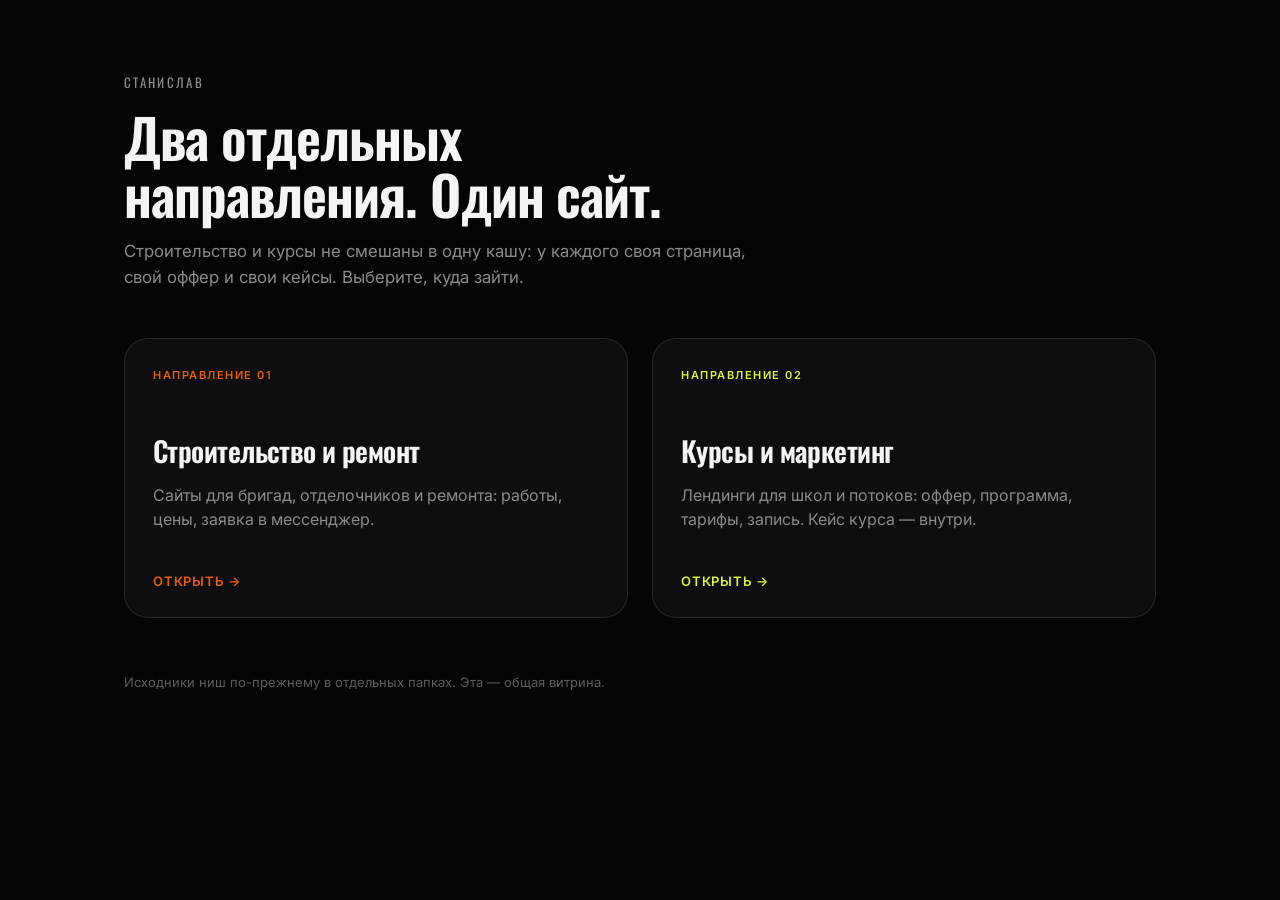
<file: index.html>
<!doctype html>
<html lang="ru">
  <head>
    <meta charset="UTF-8" />
    <meta name="viewport" content="width=device-width, initial-scale=1.0" />
    <meta name="theme-color" content="#050505" />
    <title>Станислав — сайты для строительства и для курсов</title>
    <meta
      name="description"
      content="Два отдельных направления на одном сайте: лендинги для строителей и ремонтников и лендинги для курсов и онлайн-школ."
    />
    <link rel="preconnect" href="https://fonts.gstatic.com" crossorigin />
    <link
      href="https://fonts.googleapis.com/css2?family=Inter:wght@400;500;600&family=Oswald:wght@500;600;700&display=swap"
      rel="stylesheet"
    />
    <style>
      :root {
        --bg: #050505;
        --card: #0e0e10;
        --line: rgba(255, 255, 255, 0.1);
        --text: #f4f4f4;
        --muted: #8a8a8a;
        --orange: #e85d04;
        --lime: #d8f83a;
      }
      * { box-sizing: border-box; }
      html, body { margin: 0; min-height: 100%; }
      body {
        font-family: Inter, system-ui, sans-serif;
        background: var(--bg);
        color: var(--text);
      }
      .wrap {
        max-width: 1080px;
        margin: 0 auto;
        padding: clamp(32px, 6vw, 72px) 24px 80px;
      }
      .name {
        font-family: Oswald, sans-serif;
        font-size: 13px;
        letter-spacing: 0.18em;
        text-transform: uppercase;
        color: var(--muted);
        margin: 0 0 16px;
      }
      h1 {
        font-family: Oswald, sans-serif;
        font-weight: 600;
        font-size: clamp(2rem, 5vw, 3.4rem);
        line-height: 1.05;
        letter-spacing: -0.02em;
        margin: 0 0 16px;
        max-width: 18ch;
      }
      .lead {
        margin: 0 0 48px;
        max-width: 40rem;
        color: var(--muted);
        font-size: 1.05rem;
        line-height: 1.55;
      }
      .grid {
        display: grid;
        grid-template-columns: 1fr;
        gap: 20px;
      }
      @media (min-width: 800px) {
        .grid { grid-template-columns: 1fr 1fr; gap: 24px; }
      }
      a.card {
        display: flex;
        flex-direction: column;
        min-height: 280px;
        padding: 28px;
        border: 1px solid var(--line);
        border-radius: 24px;
        background: var(--card);
        color: inherit;
        text-decoration: none;
        transition: border-color 0.2s, transform 0.2s;
      }
      a.card:hover {
        border-color: rgba(255, 255, 255, 0.28);
        transform: translateY(-2px);
      }
      .tag {
        font-size: 11px;
        letter-spacing: 0.14em;
        text-transform: uppercase;
        font-weight: 600;
        margin: 0 0 18px;
      }
      .tag.build { color: var(--orange); }
      .tag.course { color: var(--lime); }
      .card h2 {
        font-family: Oswald, sans-serif;
        font-size: 1.75rem;
        font-weight: 600;
        margin: 0 0 12px;
        letter-spacing: -0.02em;
      }
      .card p {
        margin: 0;
        color: var(--muted);
        line-height: 1.5;
        flex: 1;
      }
      .go {
        margin-top: 28px;
        font-size: 13px;
        font-weight: 600;
        letter-spacing: 0.06em;
        text-transform: uppercase;
      }
      .card.build .go { color: var(--orange); }
      .card.course .go { color: var(--lime); }
      footer {
        margin-top: 56px;
        font-size: 13px;
        color: #5c5c5c;
      }
    </style>
  </head>
  <body>
    <main class="wrap">
      <p class="name">Станислав</p>
      <h1>Два отдельных направления. Один сайт.</h1>
      <p class="lead">
        Строительство и курсы не смешаны в одну кашу: у каждого своя страница, свой оффер и свои кейсы. Выберите, куда зайти.
      </p>
      <div class="grid">
        <a class="card build" href="./stroitelstvo/index.html">
          <p class="tag build">Направление 01</p>
          <h2>Строительство и ремонт</h2>
          <p>Сайты для бригад, отделочников и ремонта: работы, цены, заявка в мессенджер.</p>
          <span class="go">Открыть →</span>
        </a>
        <a class="card course" href="./marketing/index.html">
          <p class="tag course">Направление 02</p>
          <h2>Курсы и маркетинг</h2>
          <p>Лендинги для школ и потоков: оффер, программа, тарифы, запись. Кейс курса — внутри.</p>
          <span class="go">Открыть →</span>
        </a>
      </div>
      <footer>Исходники ниш по-прежнему в отдельных папках. Эта — общая витрина.</footer>
    </main>
  </body>
</html>
</file>
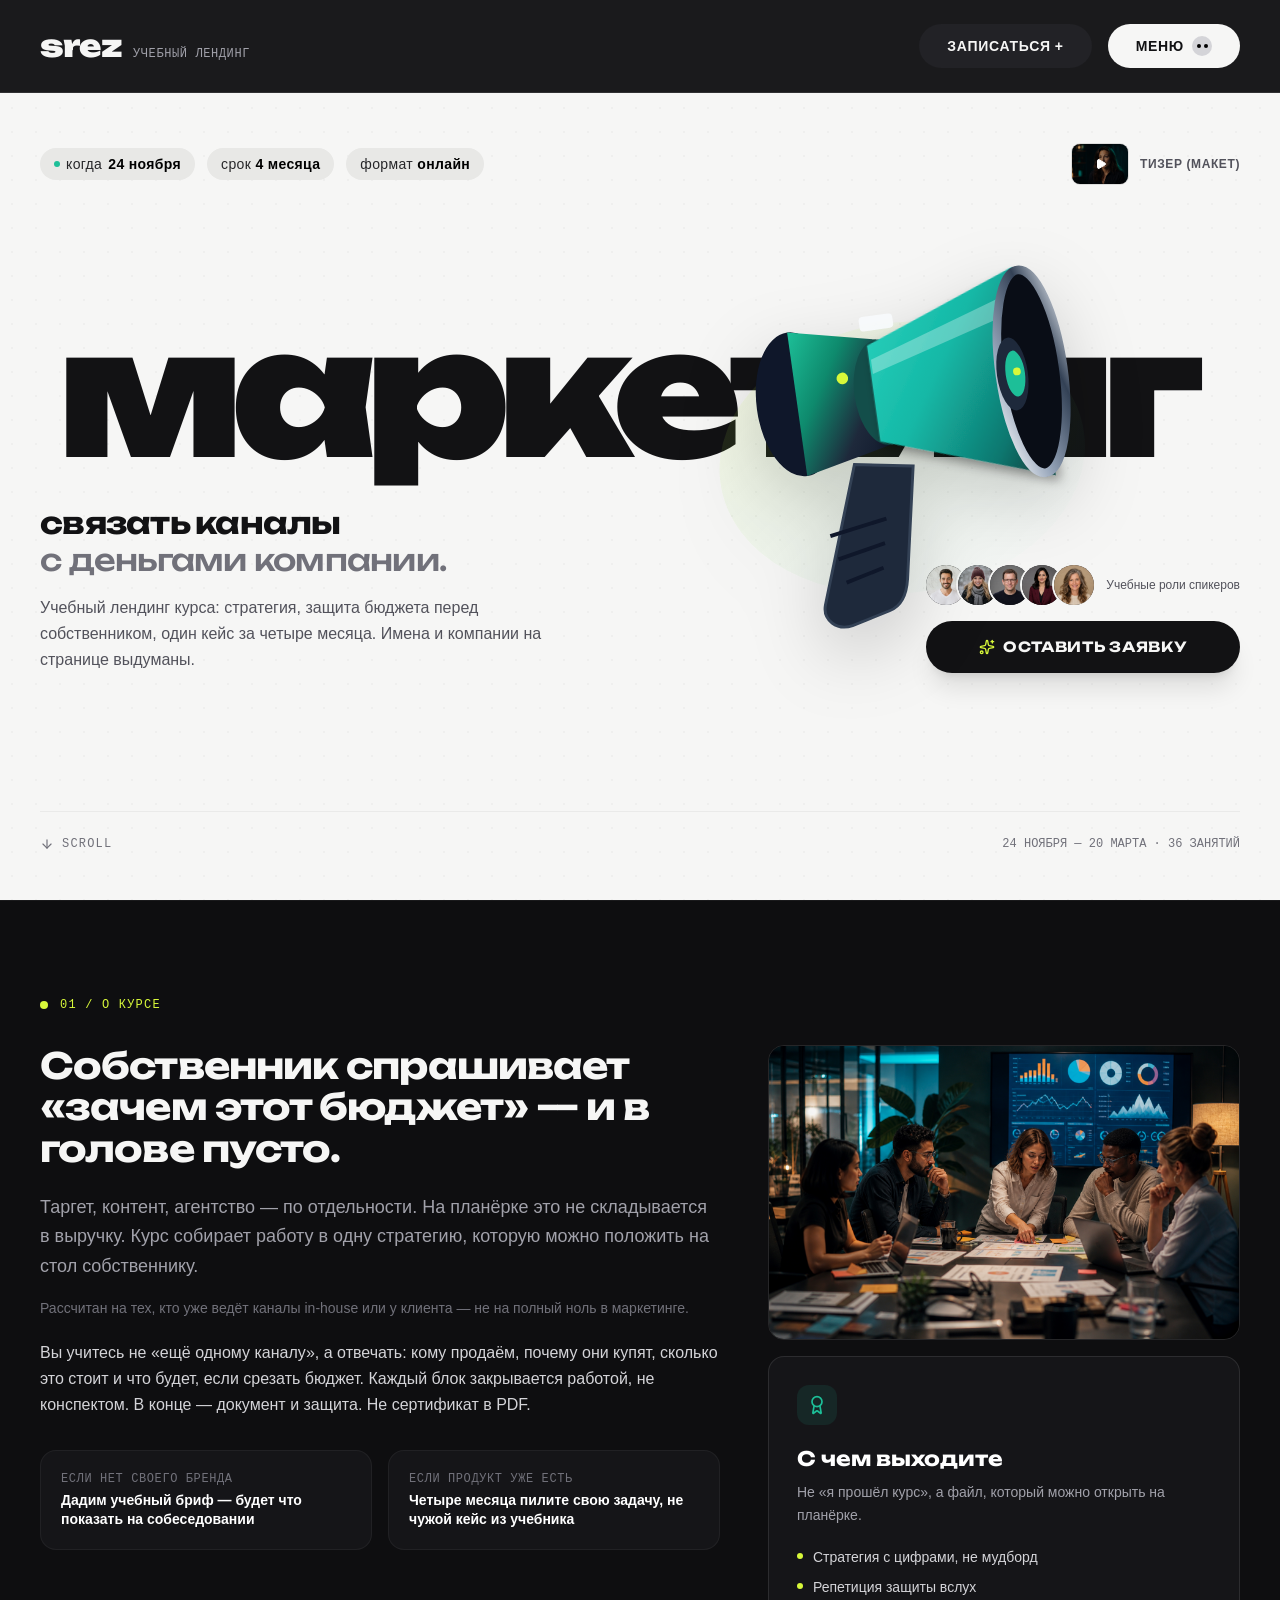
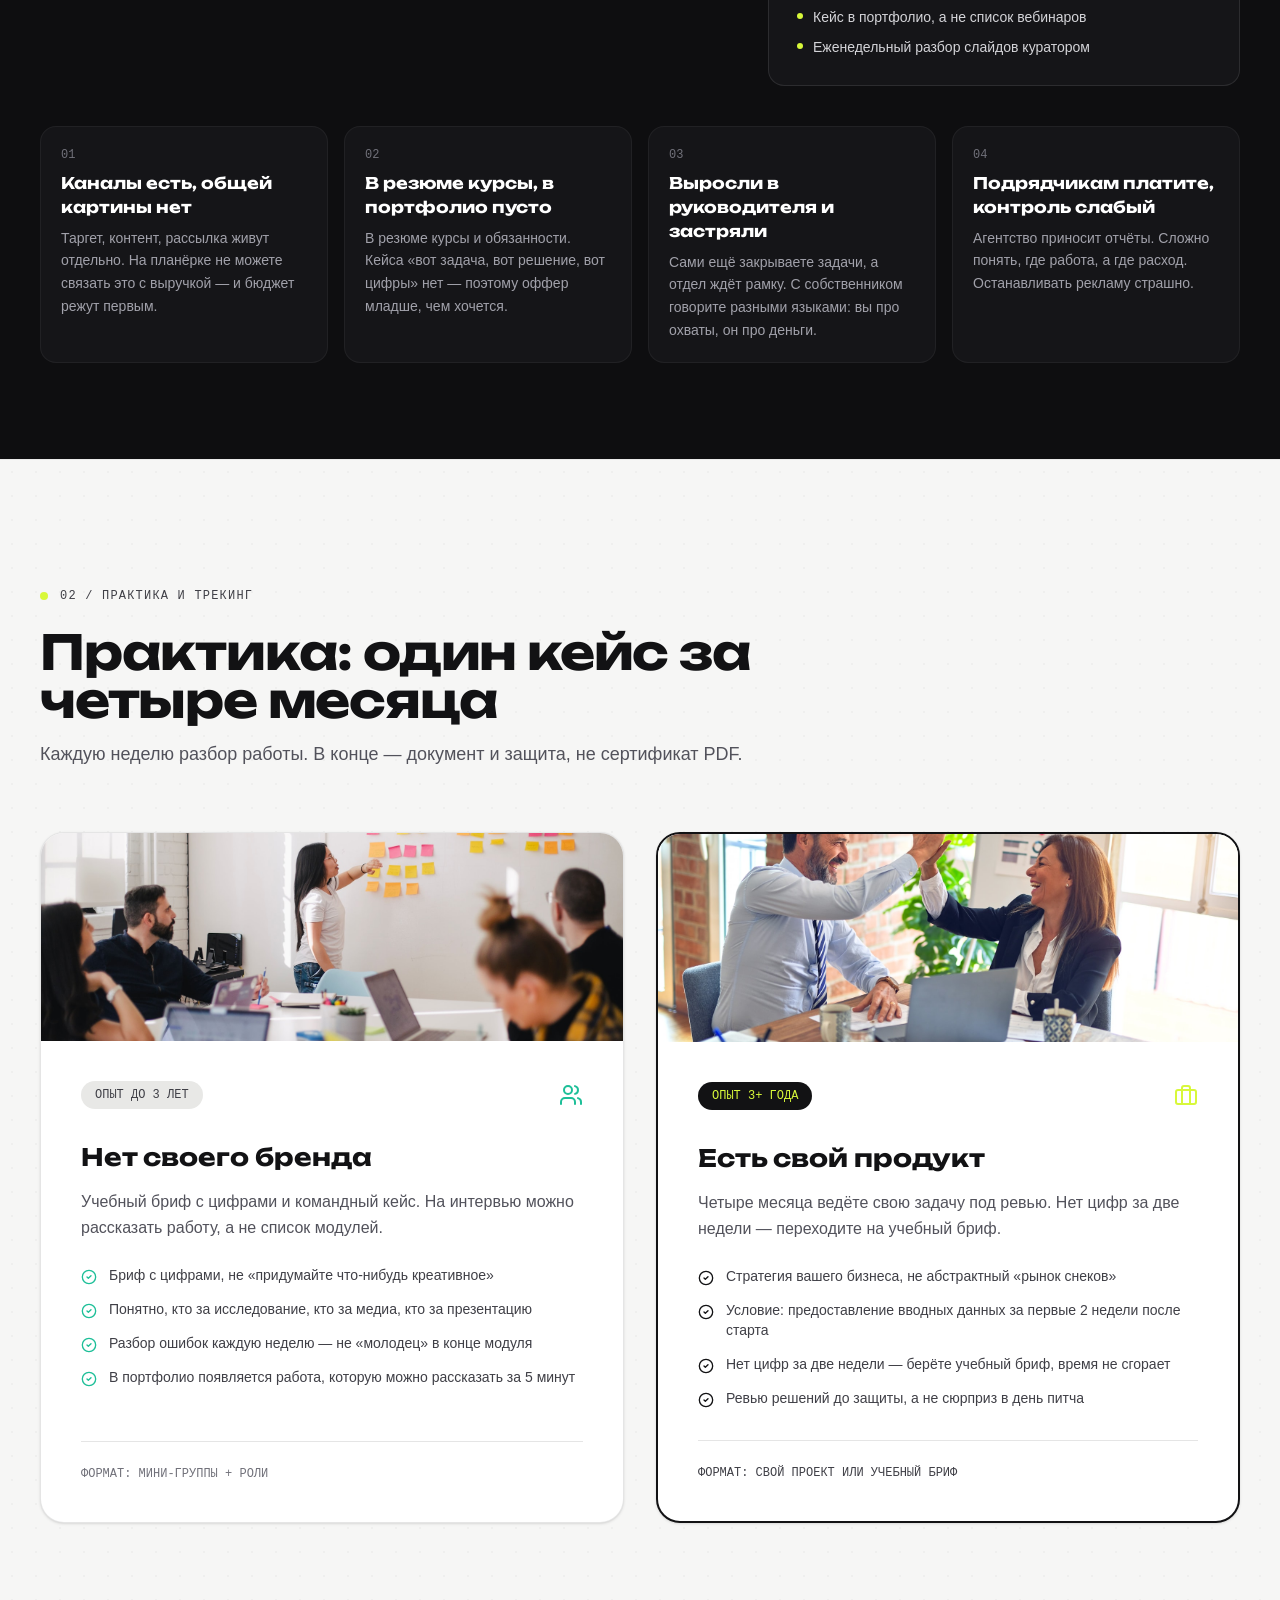
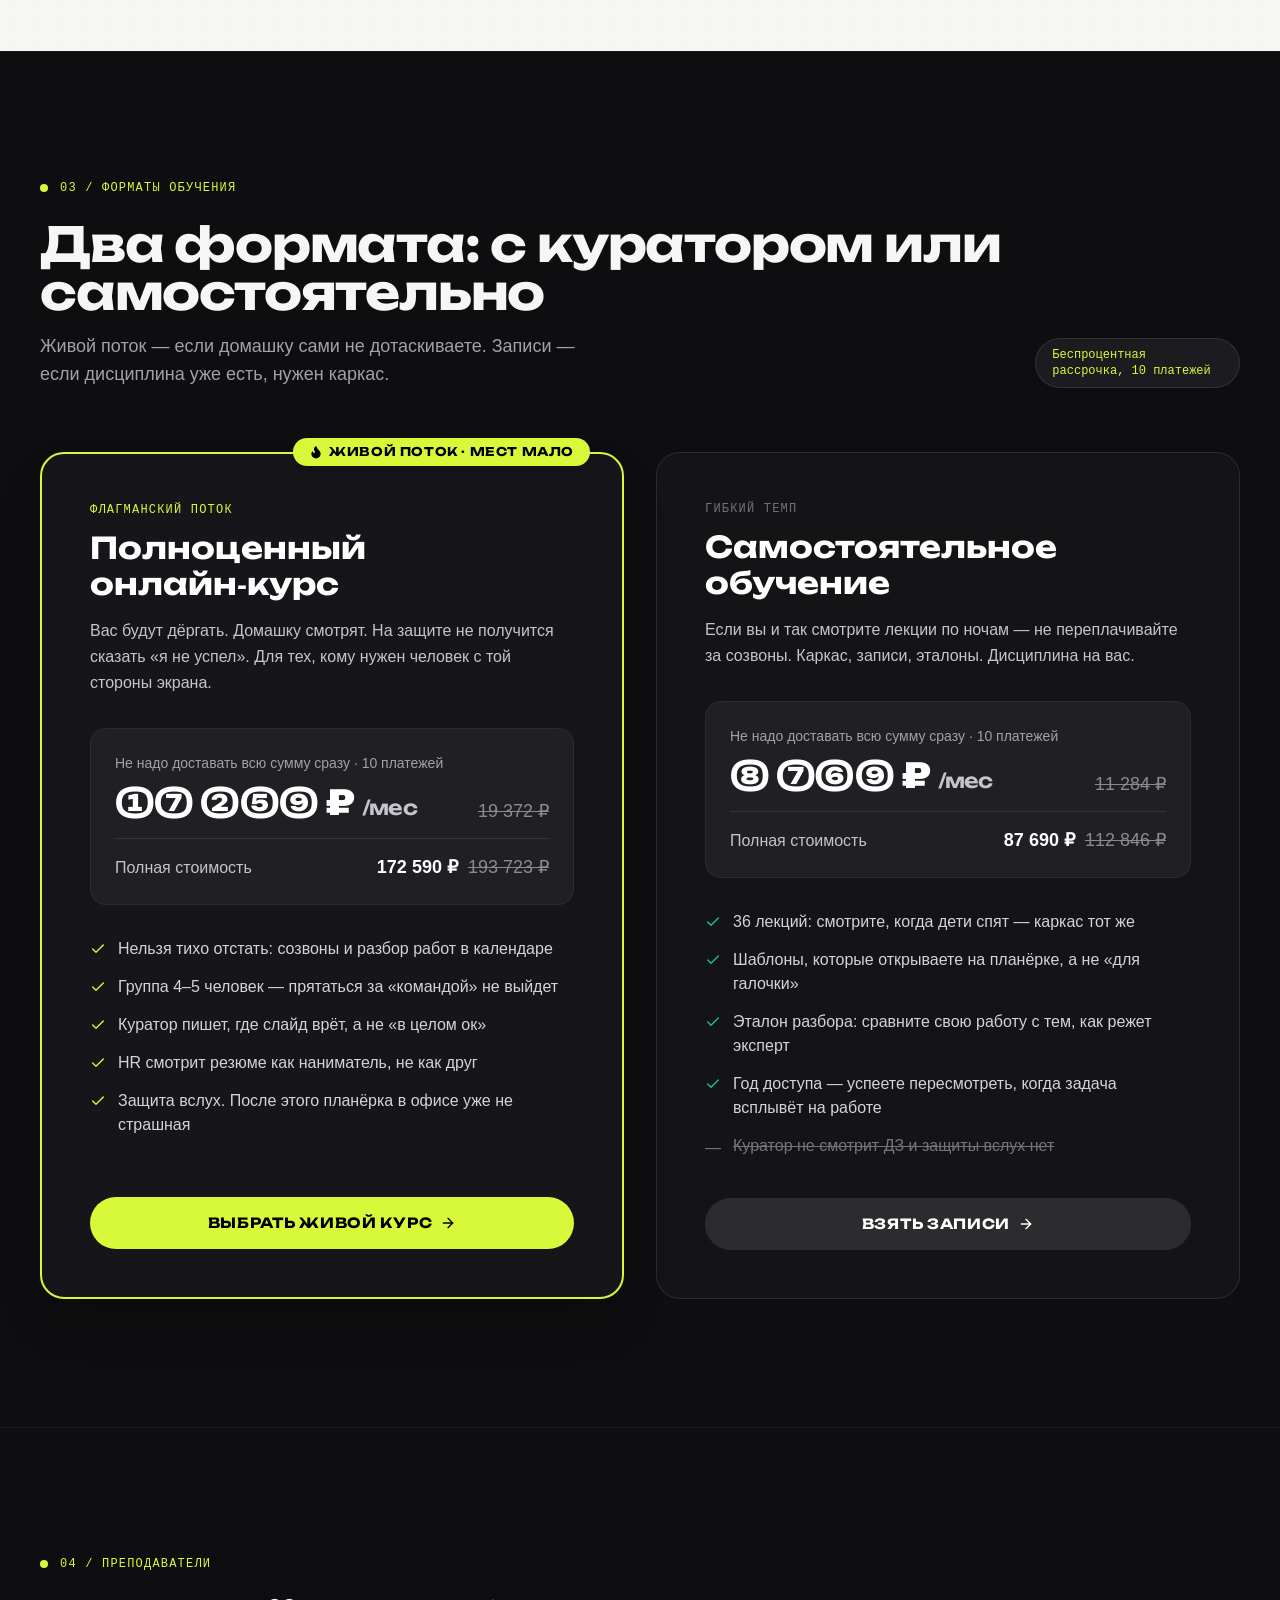
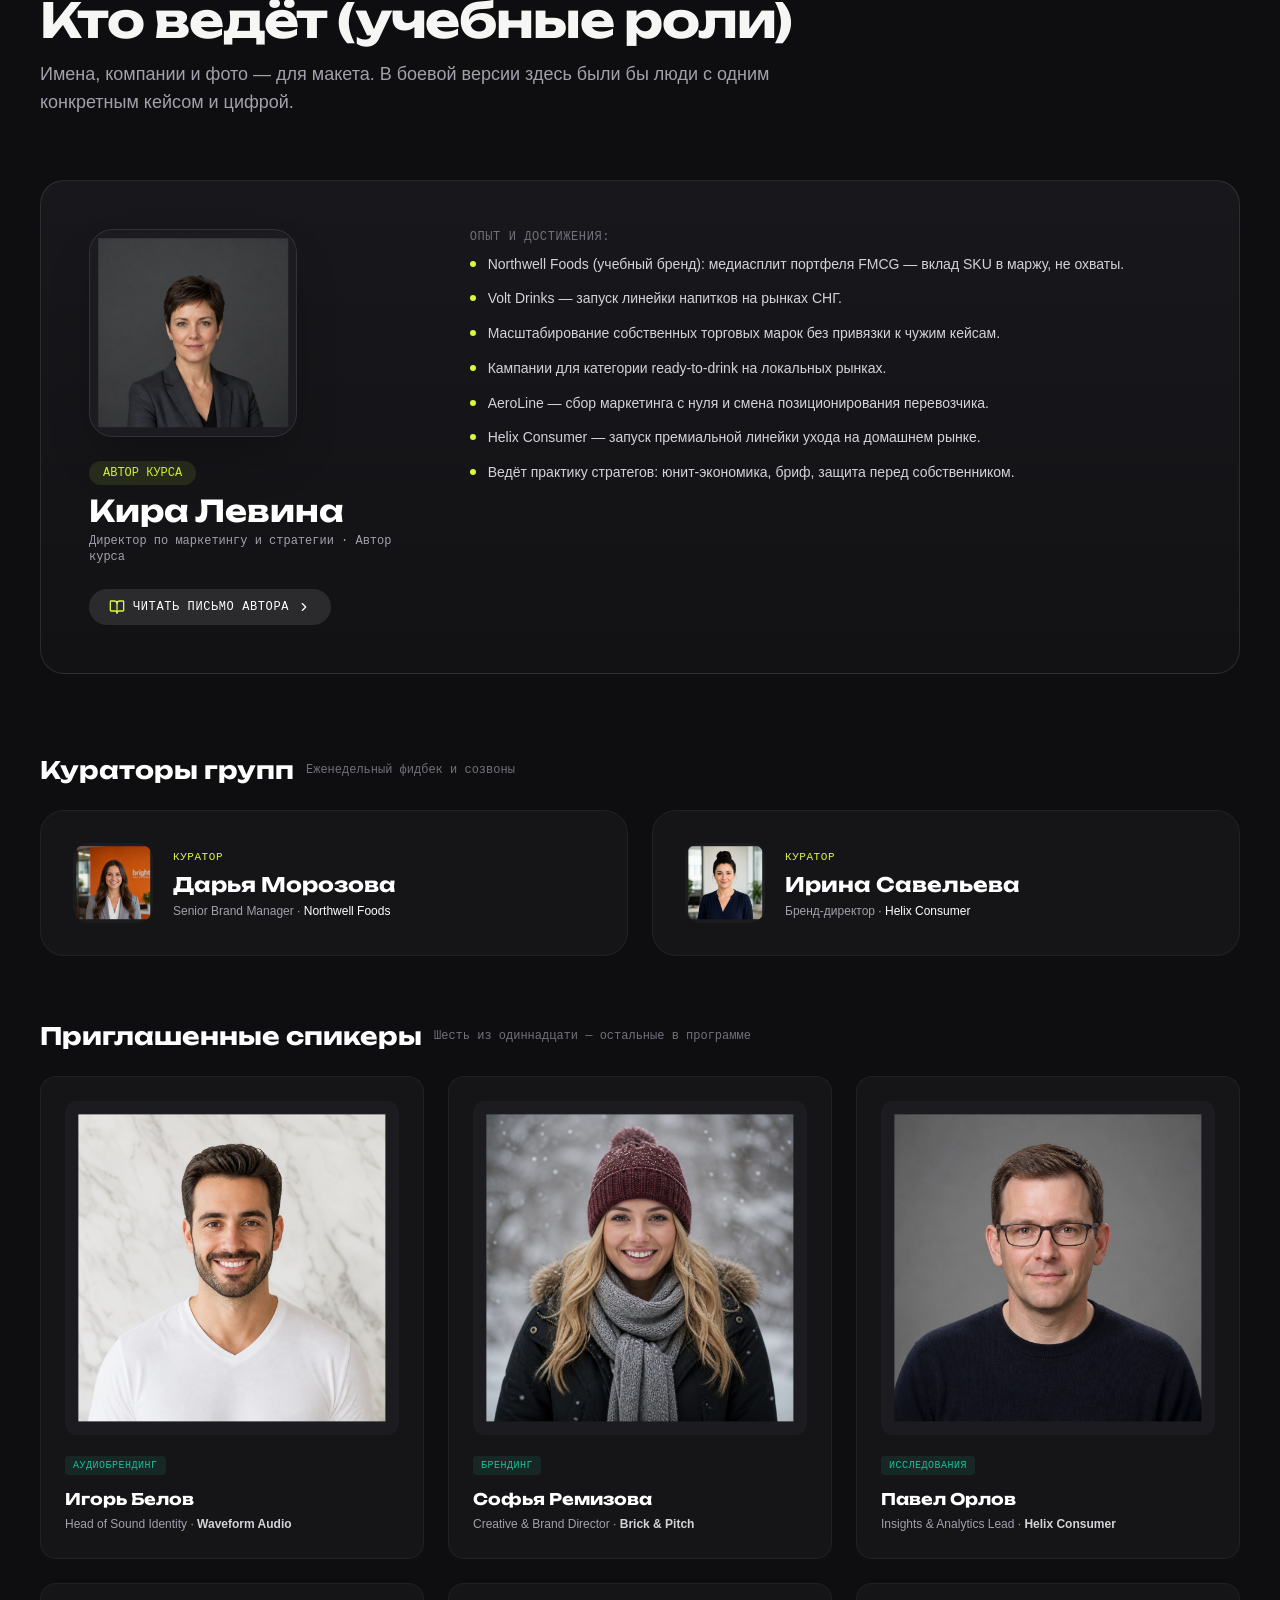
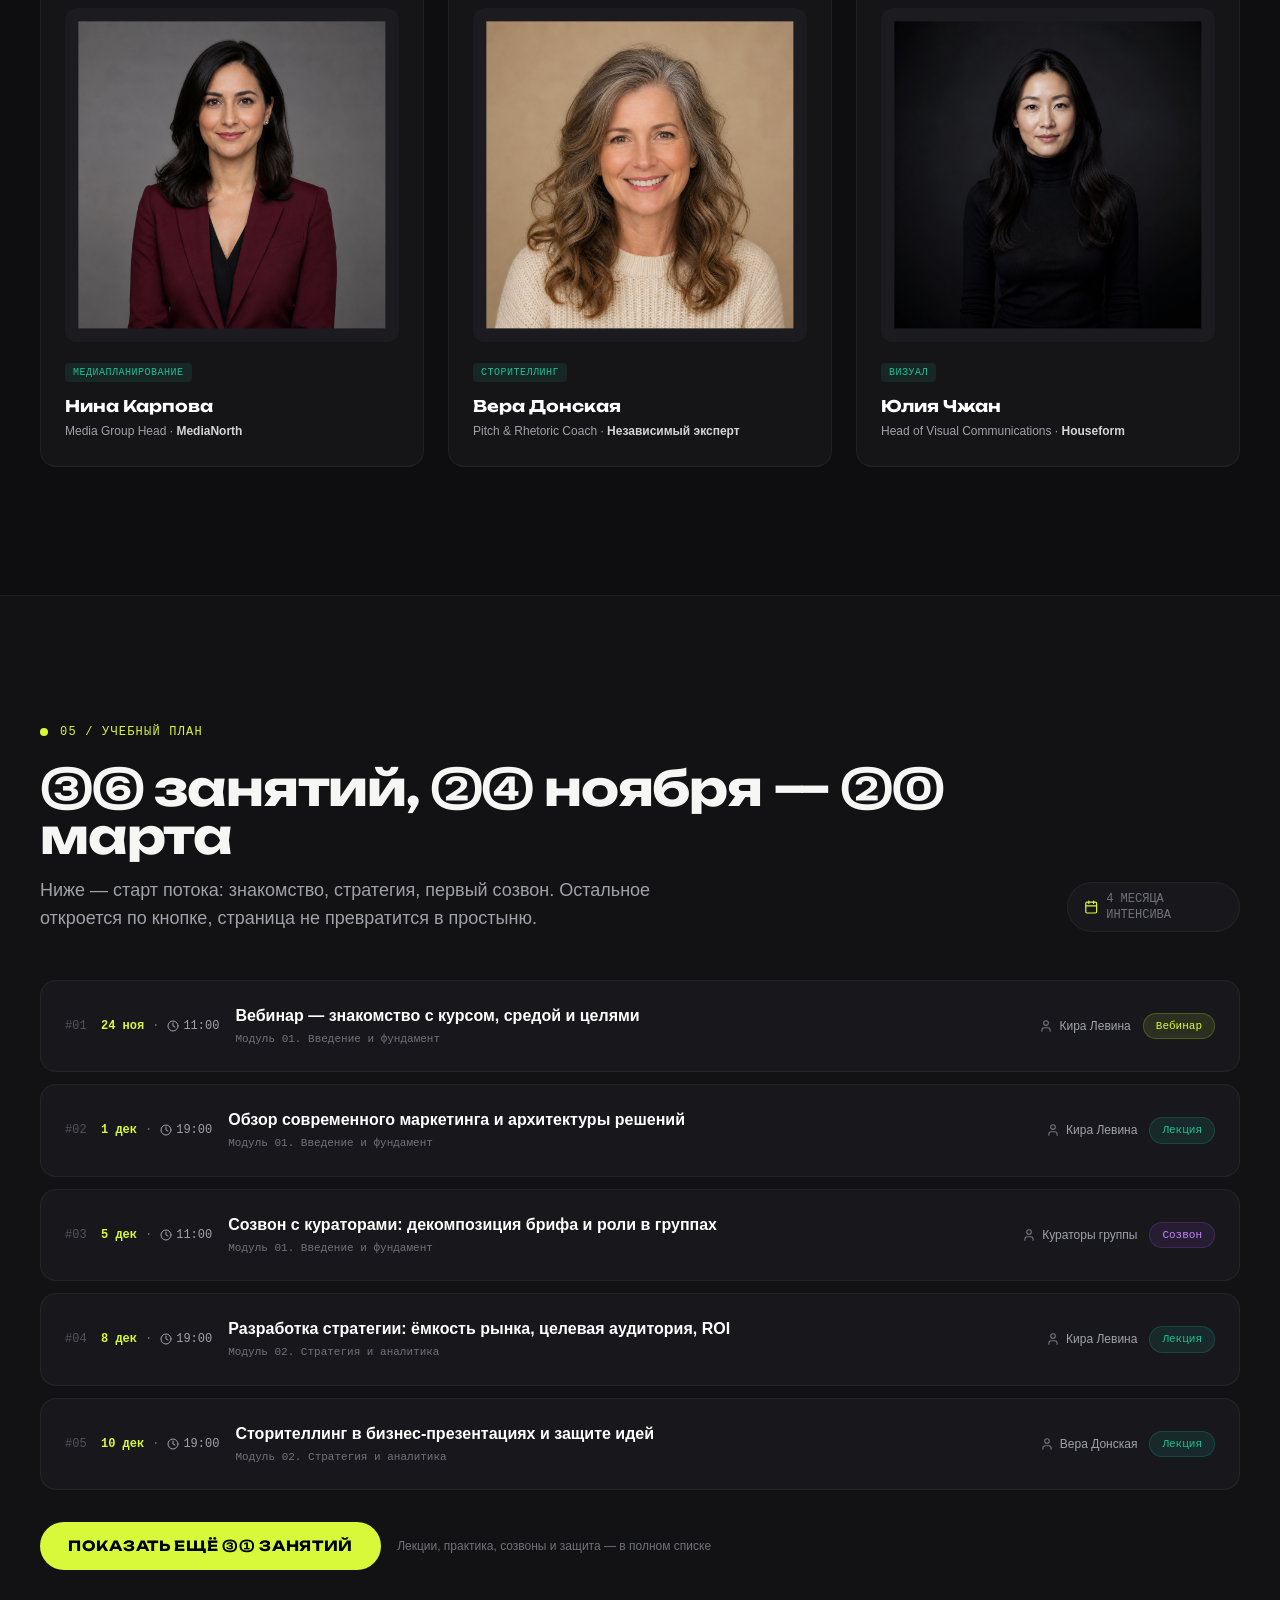
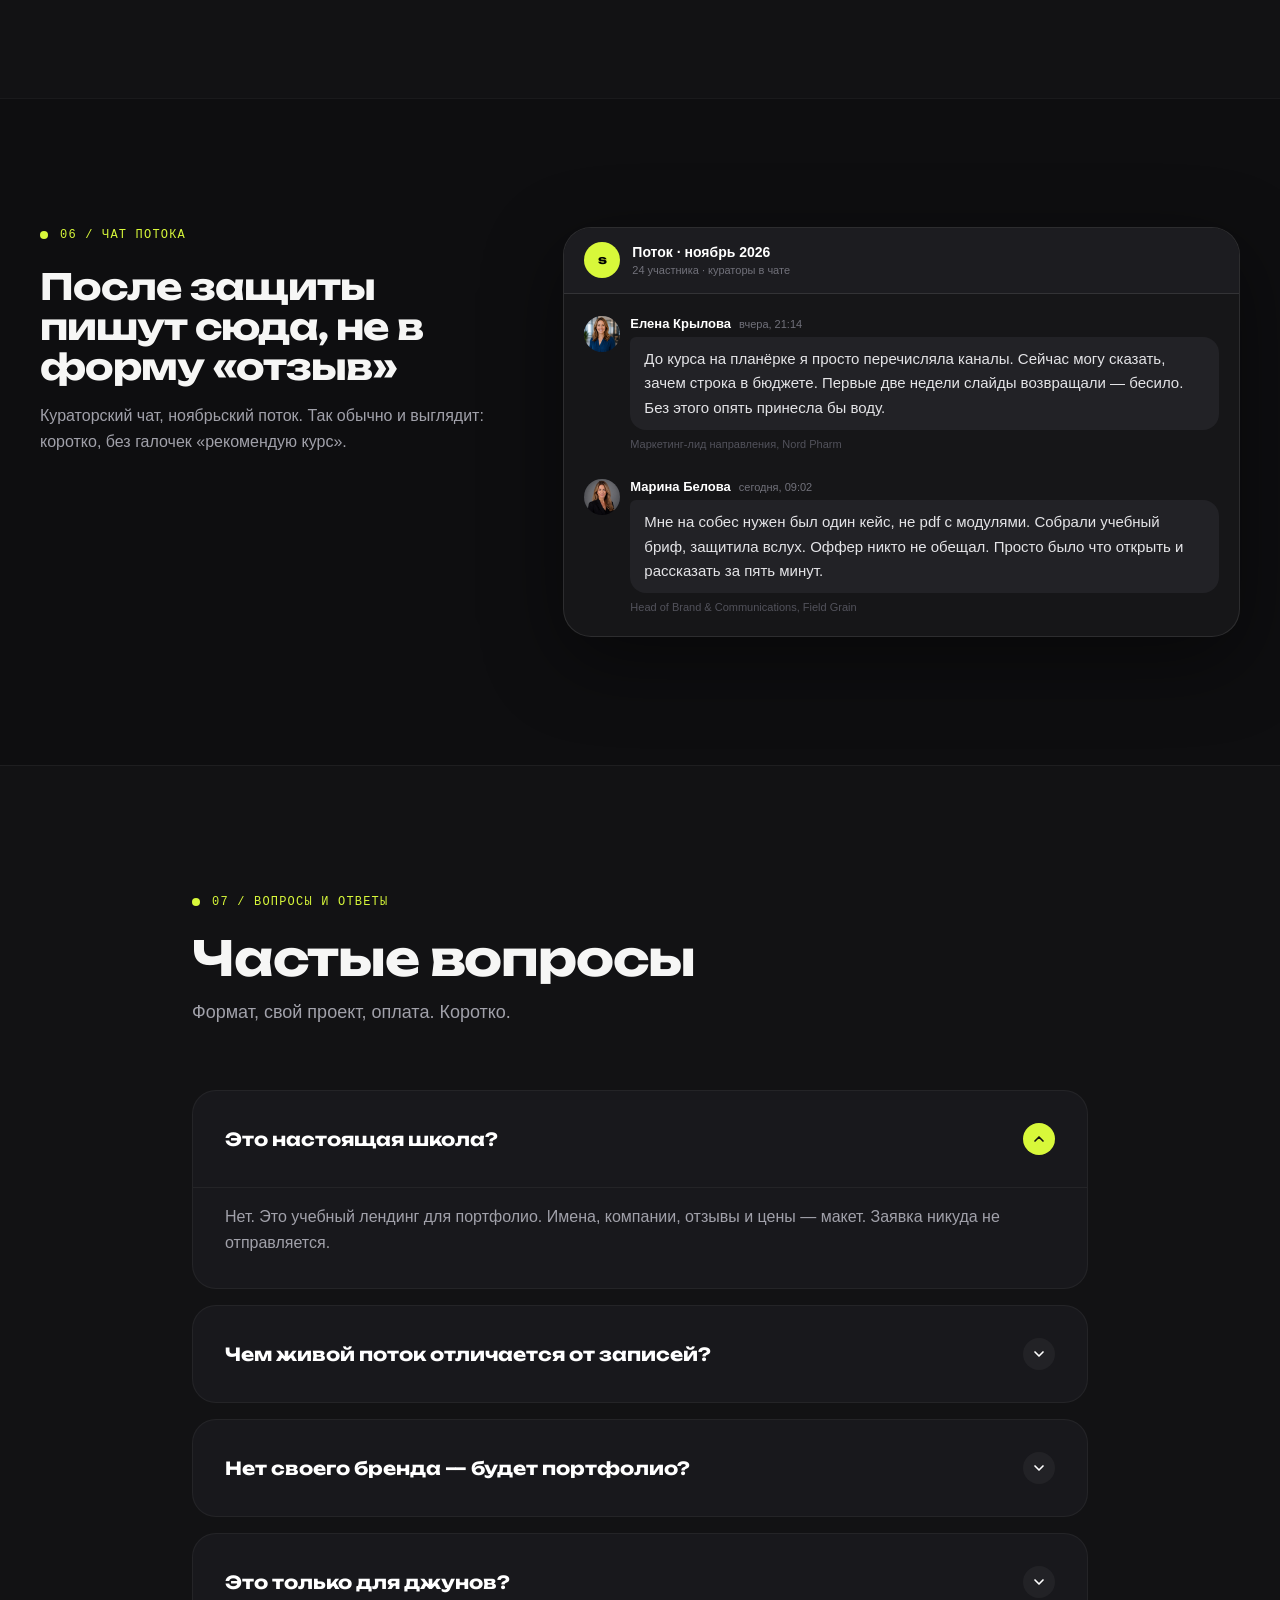
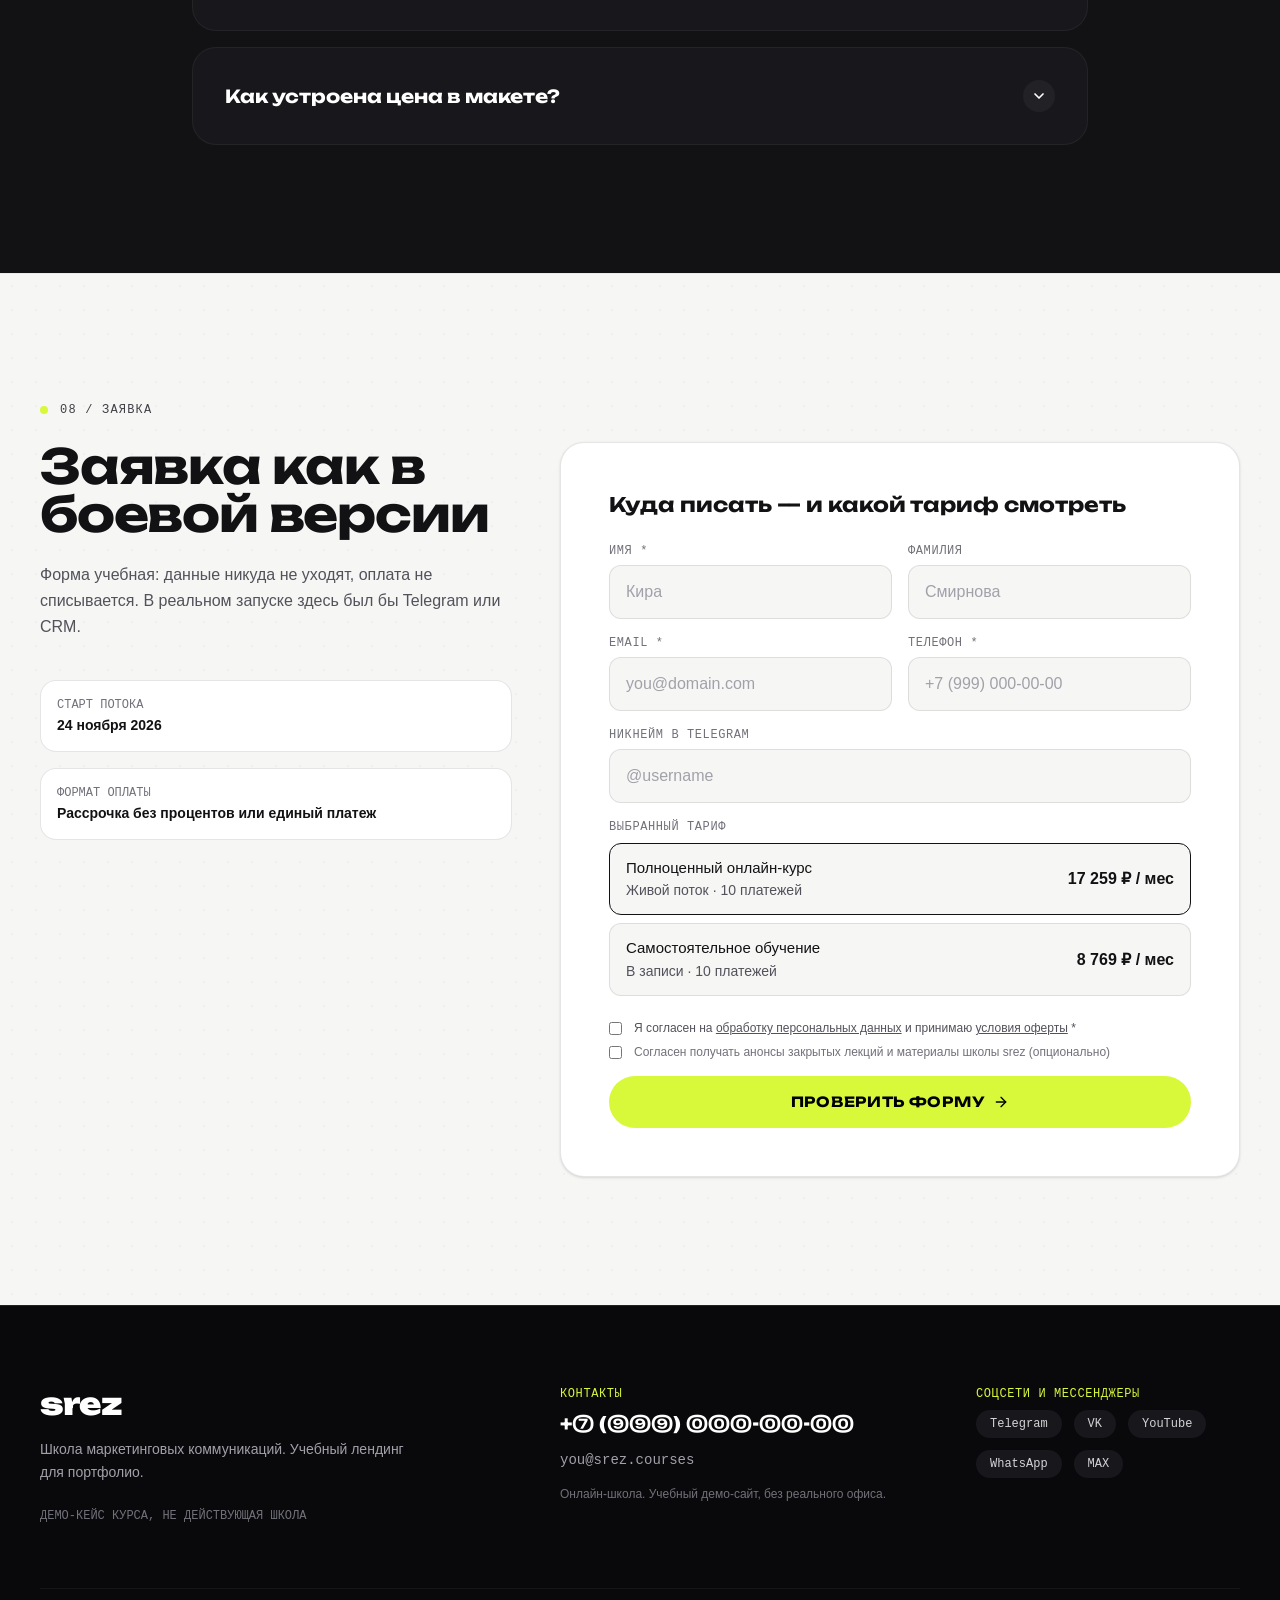
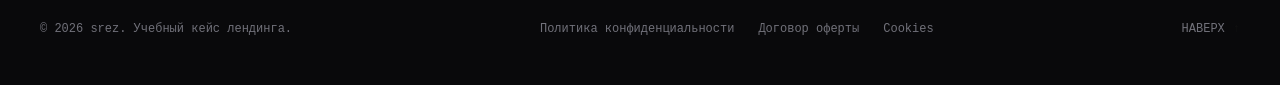
<file: marketing/mads/index.html>
<!doctype html>
<html lang="ru" class="scroll-smooth">
  <head>
    <meta charset="UTF-8" />
    <meta name="viewport" content="width=device-width, initial-scale=1.0" />
    <title>srez — учебный лендинг курса маркетинга</title>
    <meta
      name="description"
      content="Макет лендинга школы маркетинга: стратегия, практика, два тарифа. Учебный кейс, не действующая школа."
    />
    <meta property="og:title" content="srez — учебный лендинг курса маркетинга" />
    <meta
      property="og:description"
      content="Макет лендинга школы маркетинга. Имена и оферта учебные."
    />
    <meta property="og:type" content="website" />
    <link rel="preconnect" href="https://fonts.googleapis.com" />
    <link rel="preconnect" href="https://fonts.gstatic.com" crossorigin />
    <link
      href="https://fonts.googleapis.com/css2?family=Inter+Tight:ital,wght@0,300;0,400;0,500;0,600;0,700;0,800;0,900;1,400&family=Plus+Jakarta+Sans:wght@400;500;600;700;800&family=Unbounded:wght@300;400;600;700;800;900&display=swap"
      rel="stylesheet"
    />
    <link rel="stylesheet" href="./mads.css?v=17" />
  </head>
  <body class="bg-[#F6F6F5] text-[#121214] overflow-x-hidden">
    <div id="root"></div>
    <script src="./mads.js?v=17"></script>
  </body>
</html>
</file>
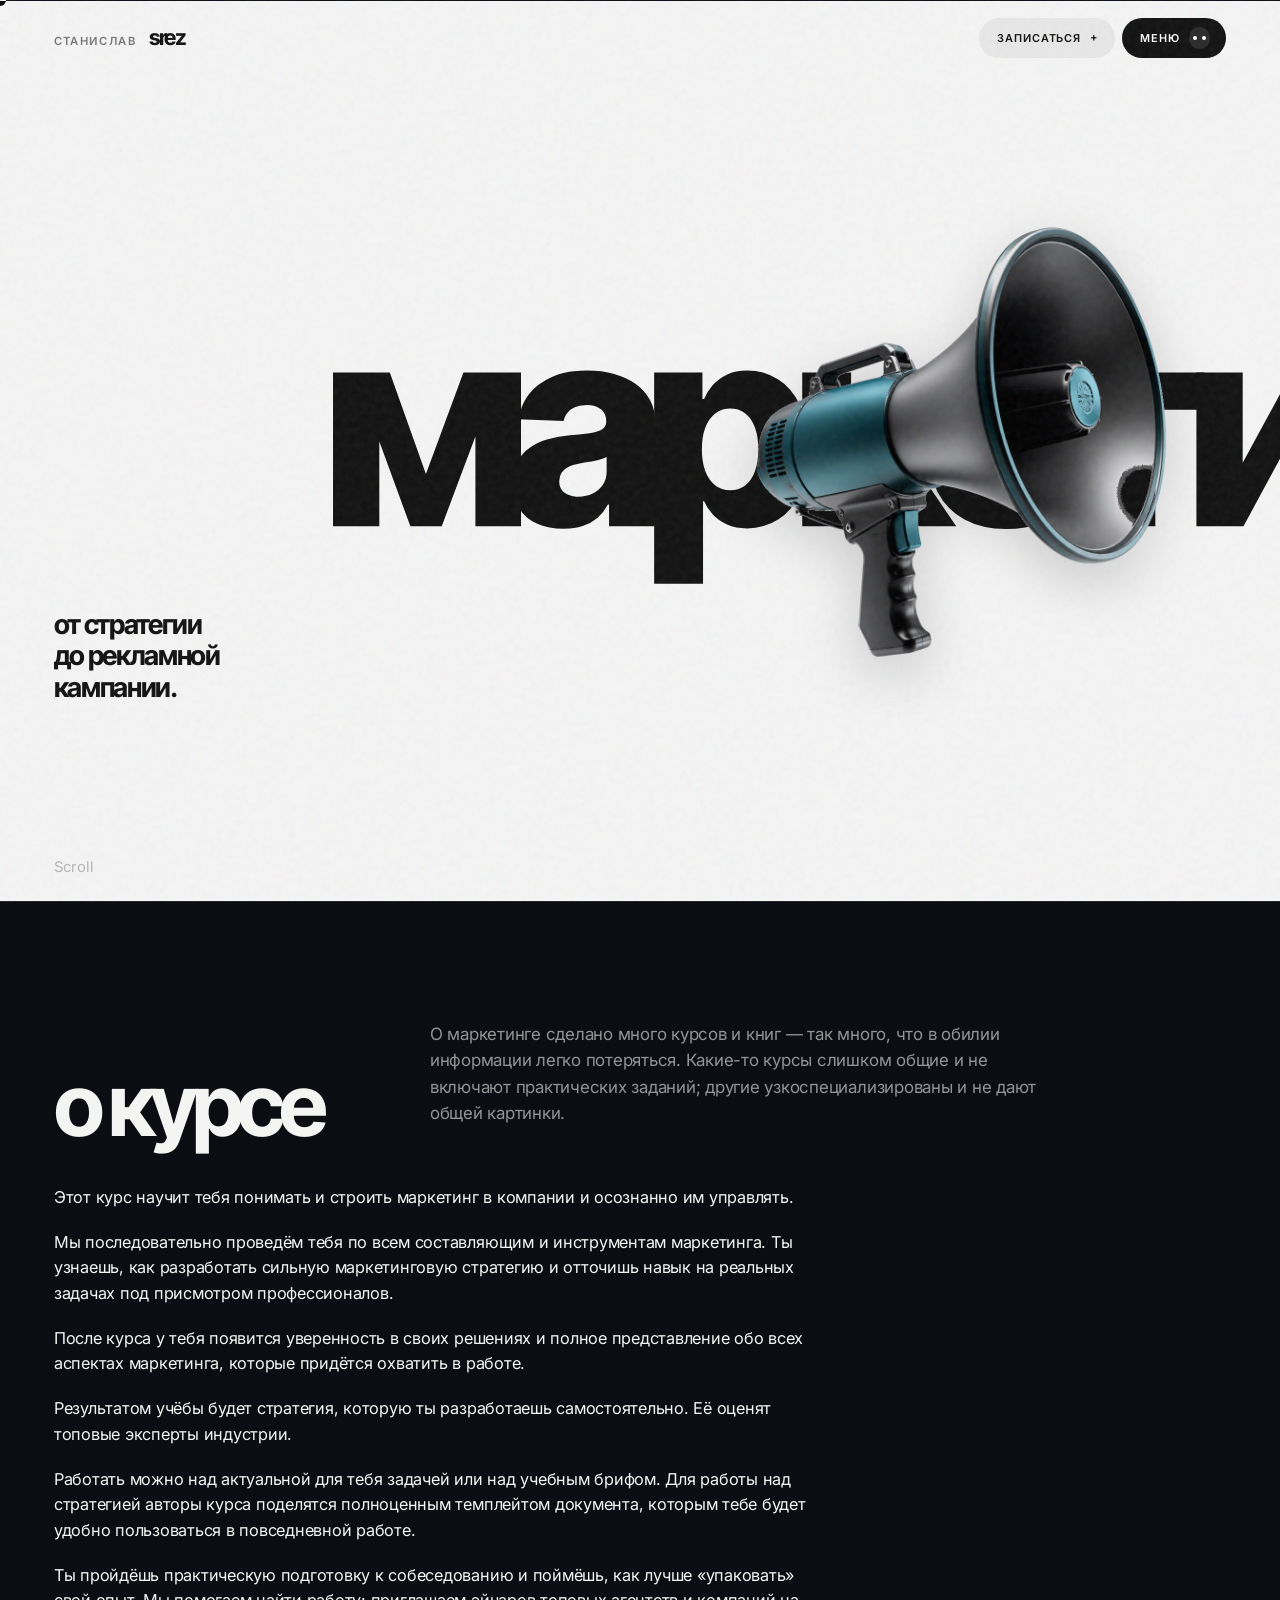
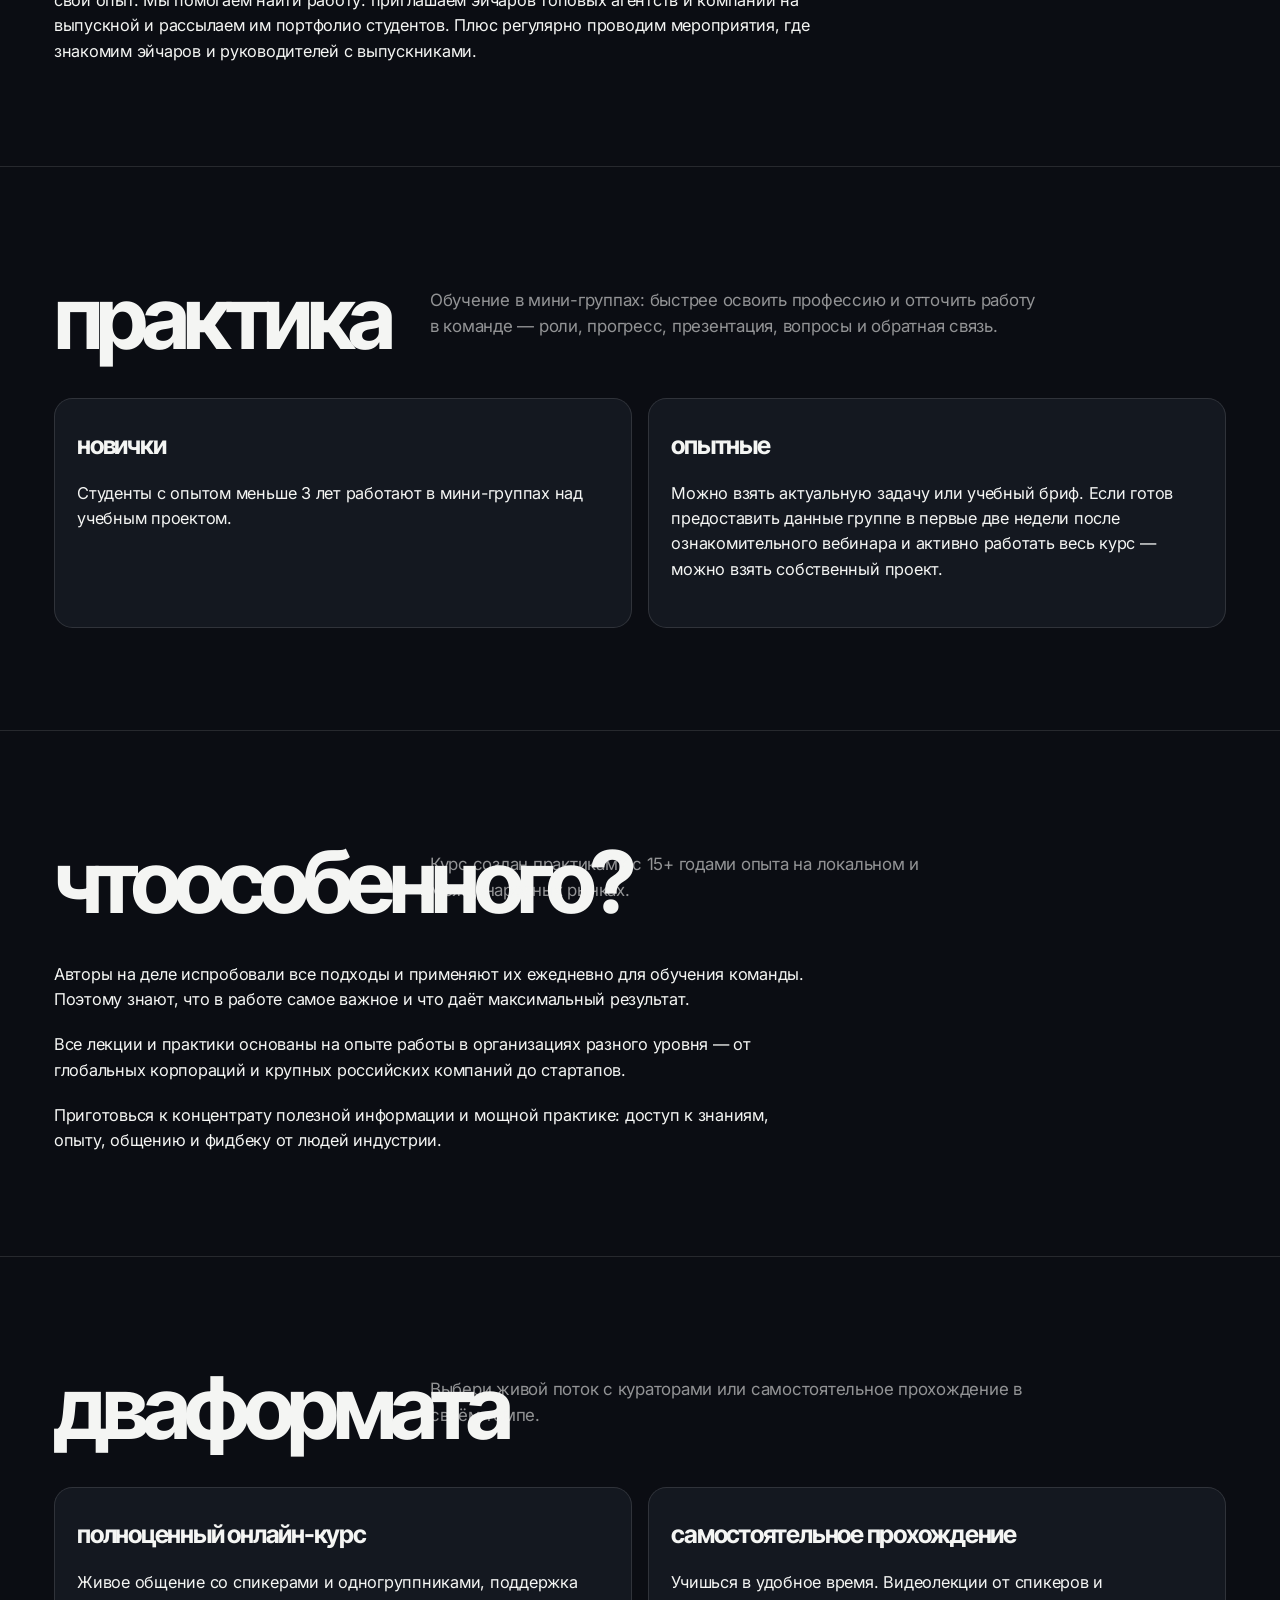
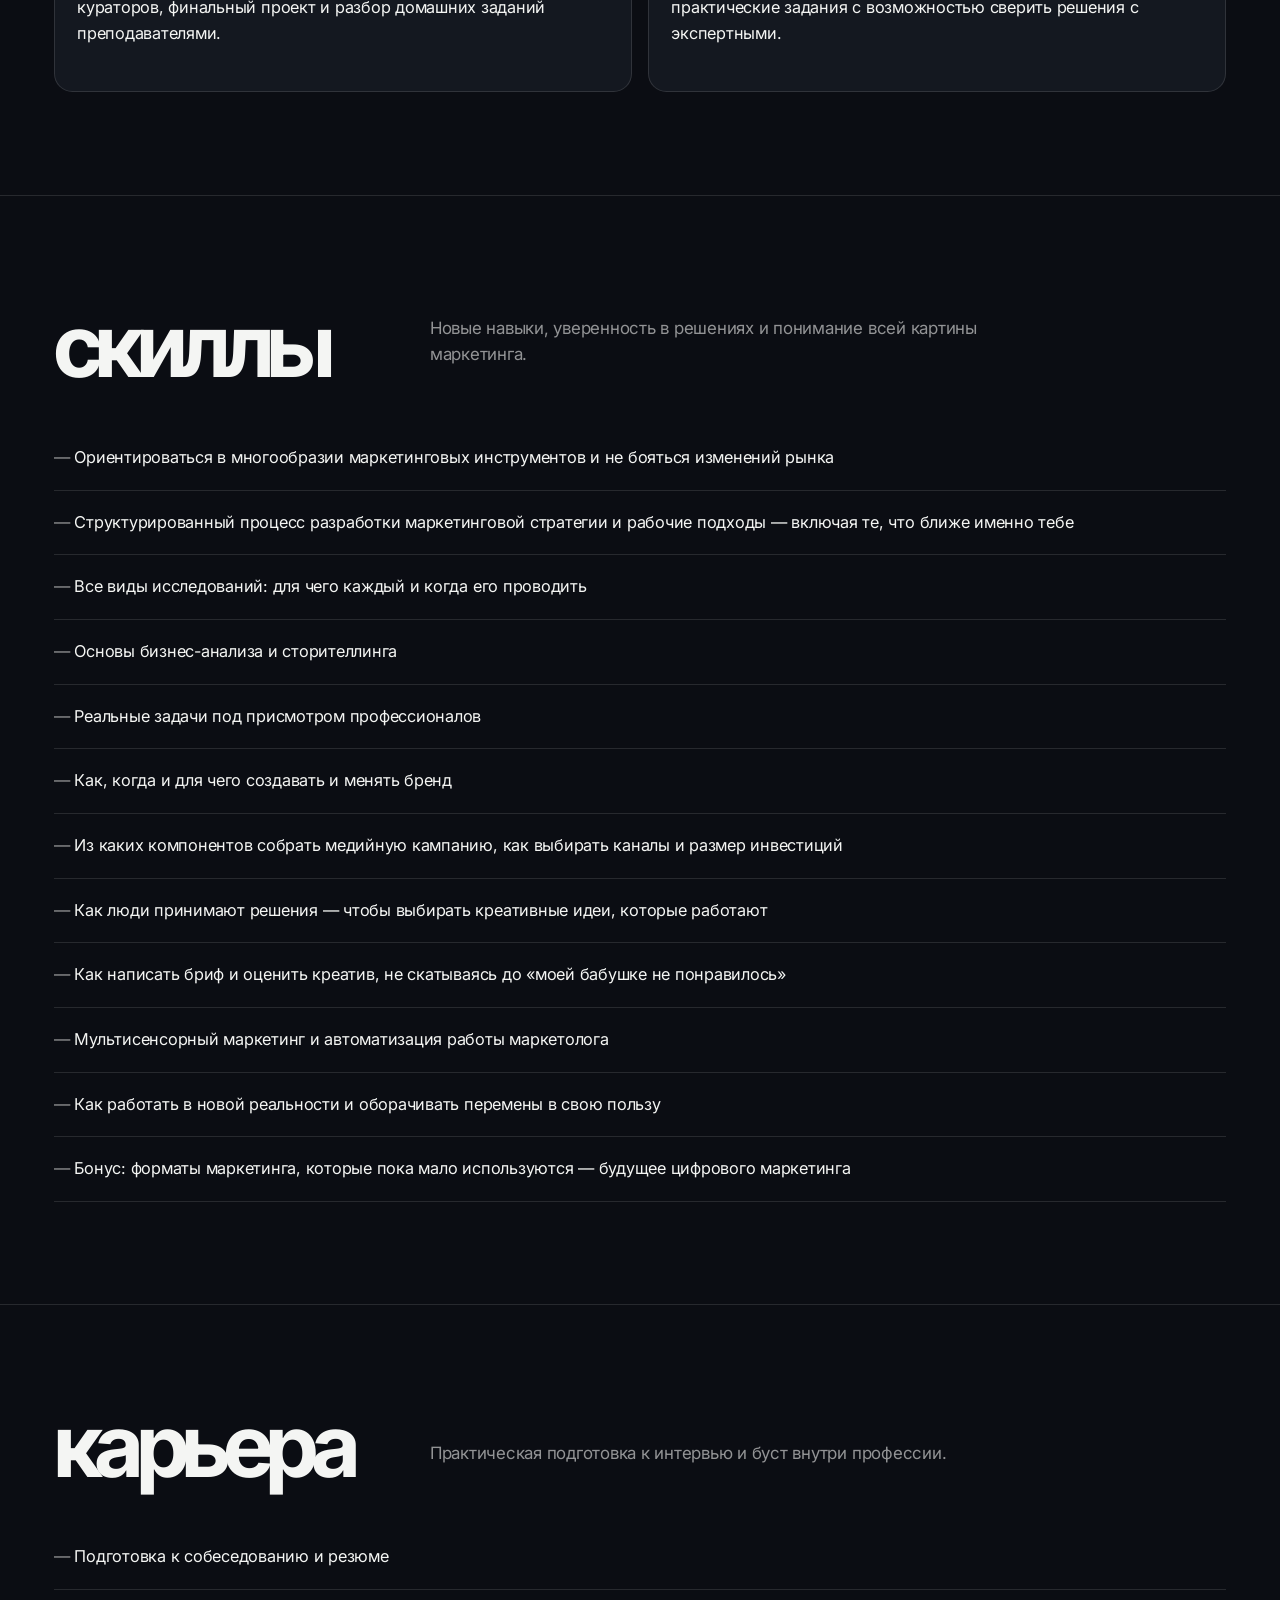
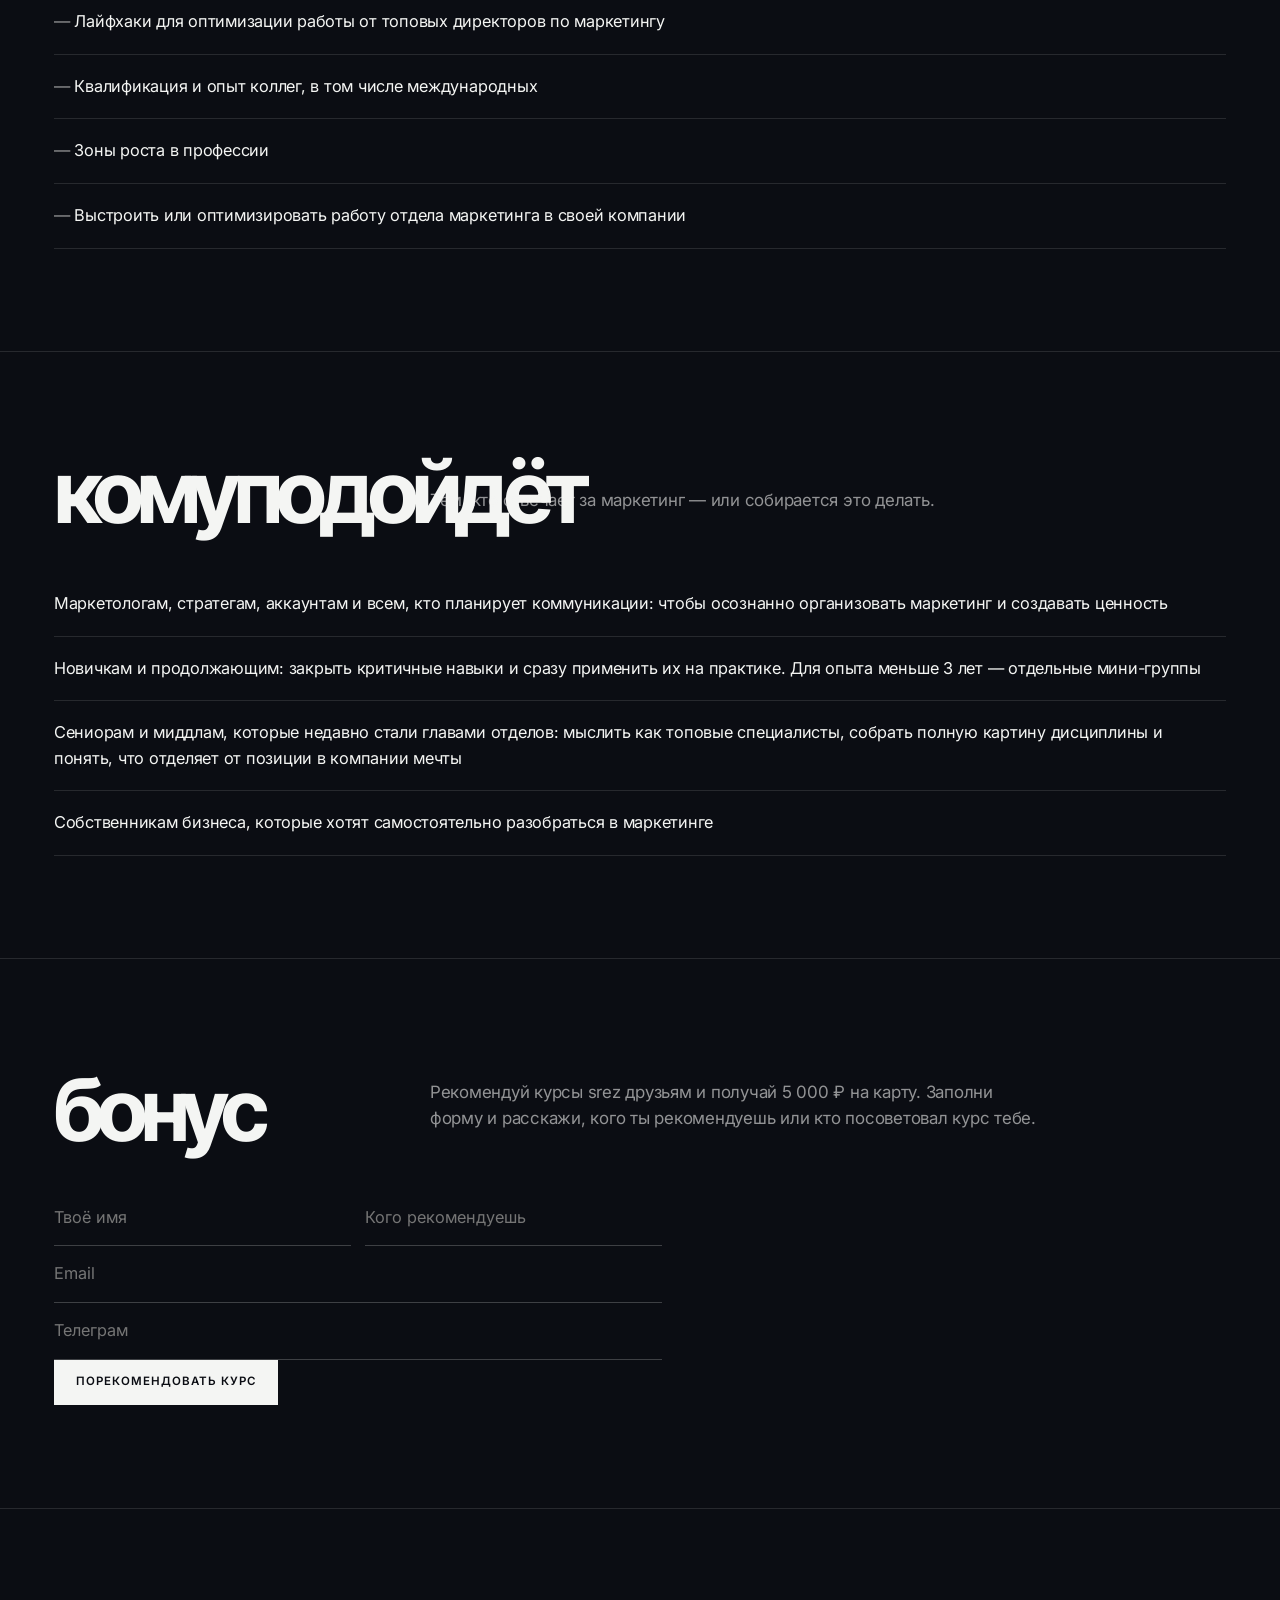
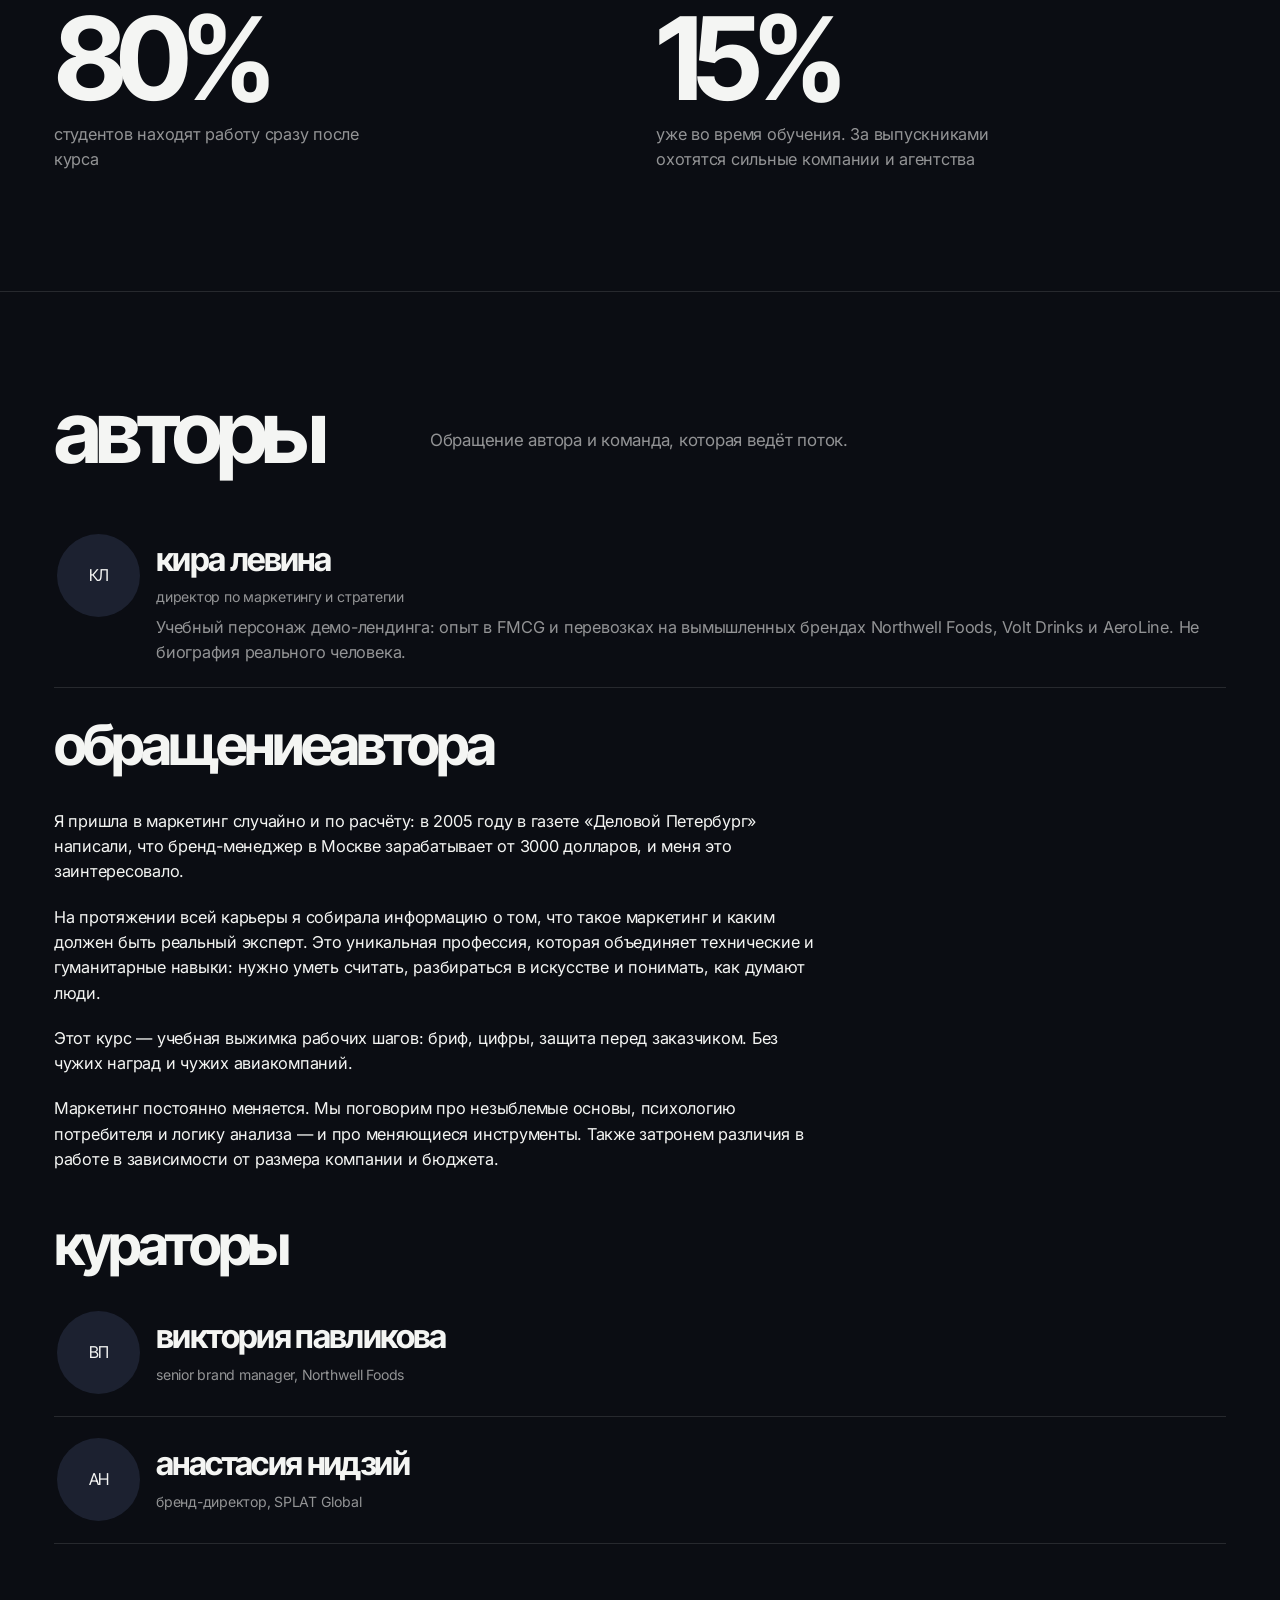
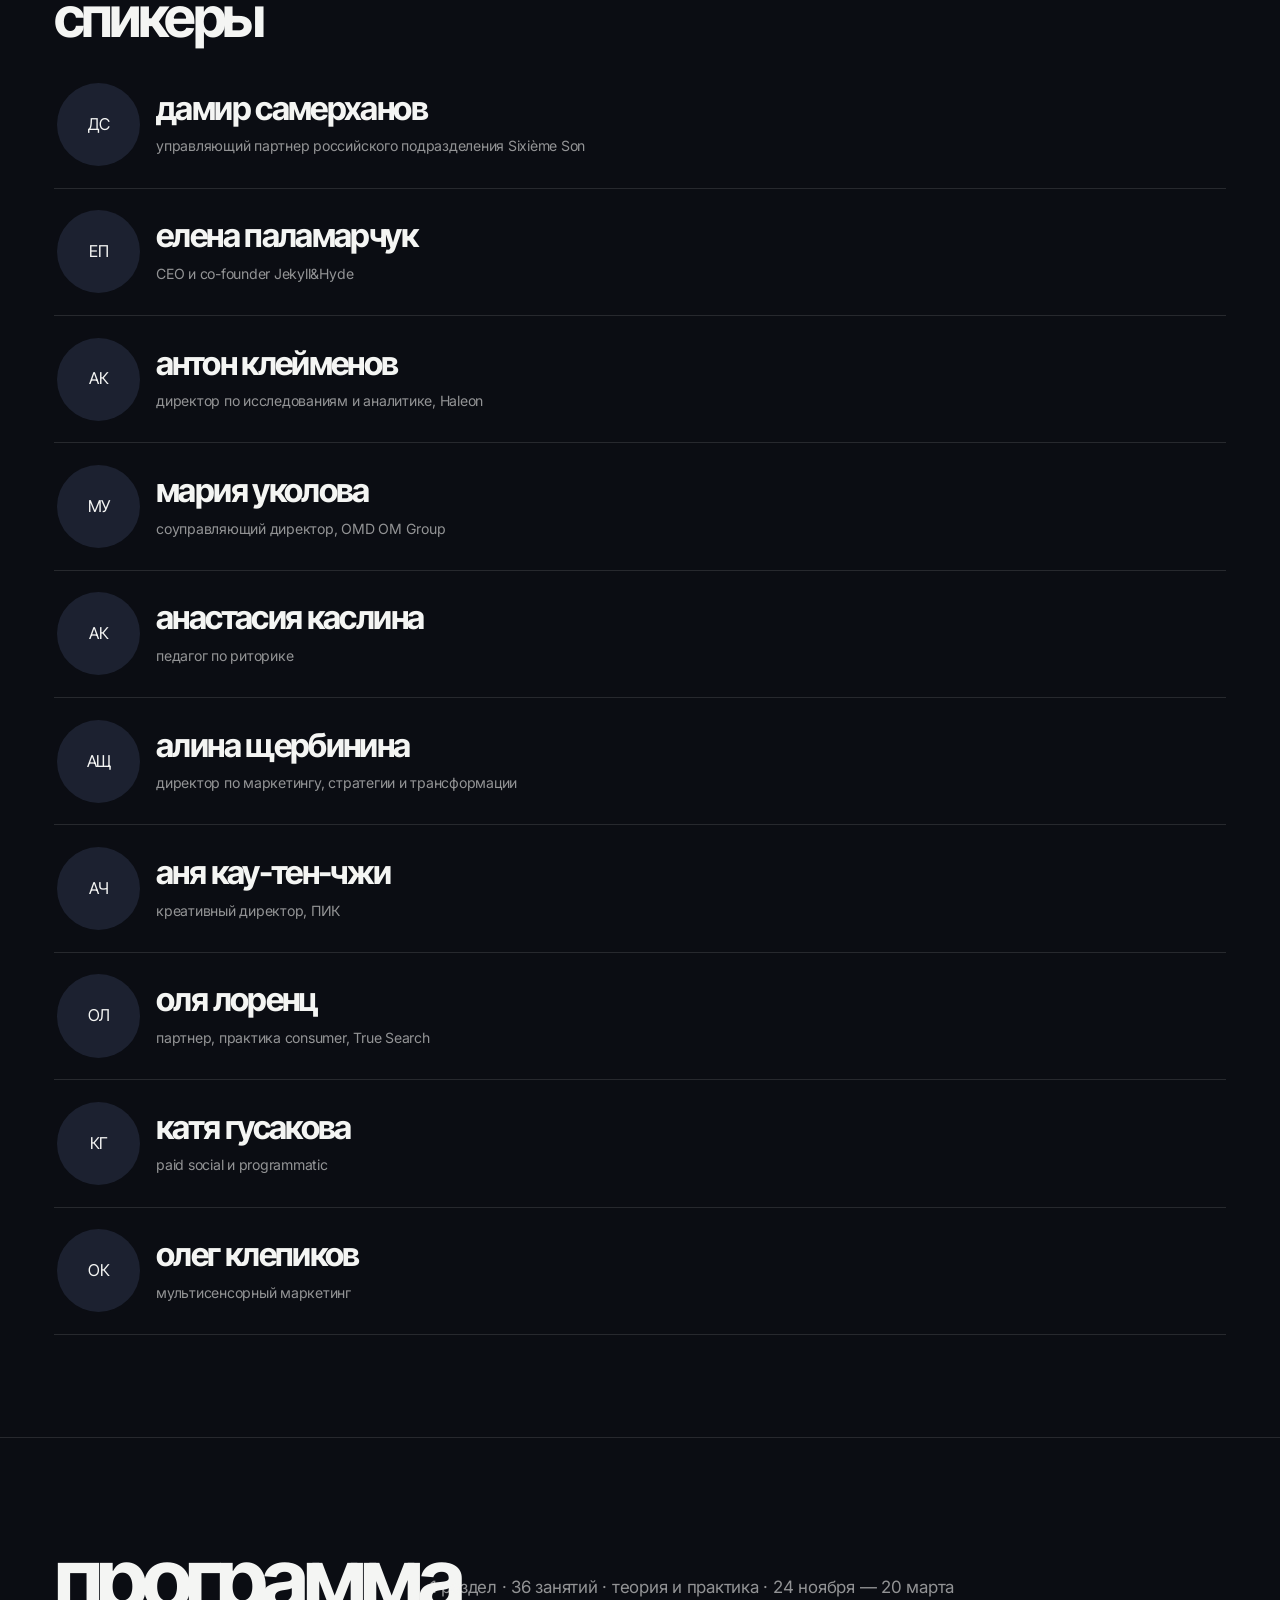
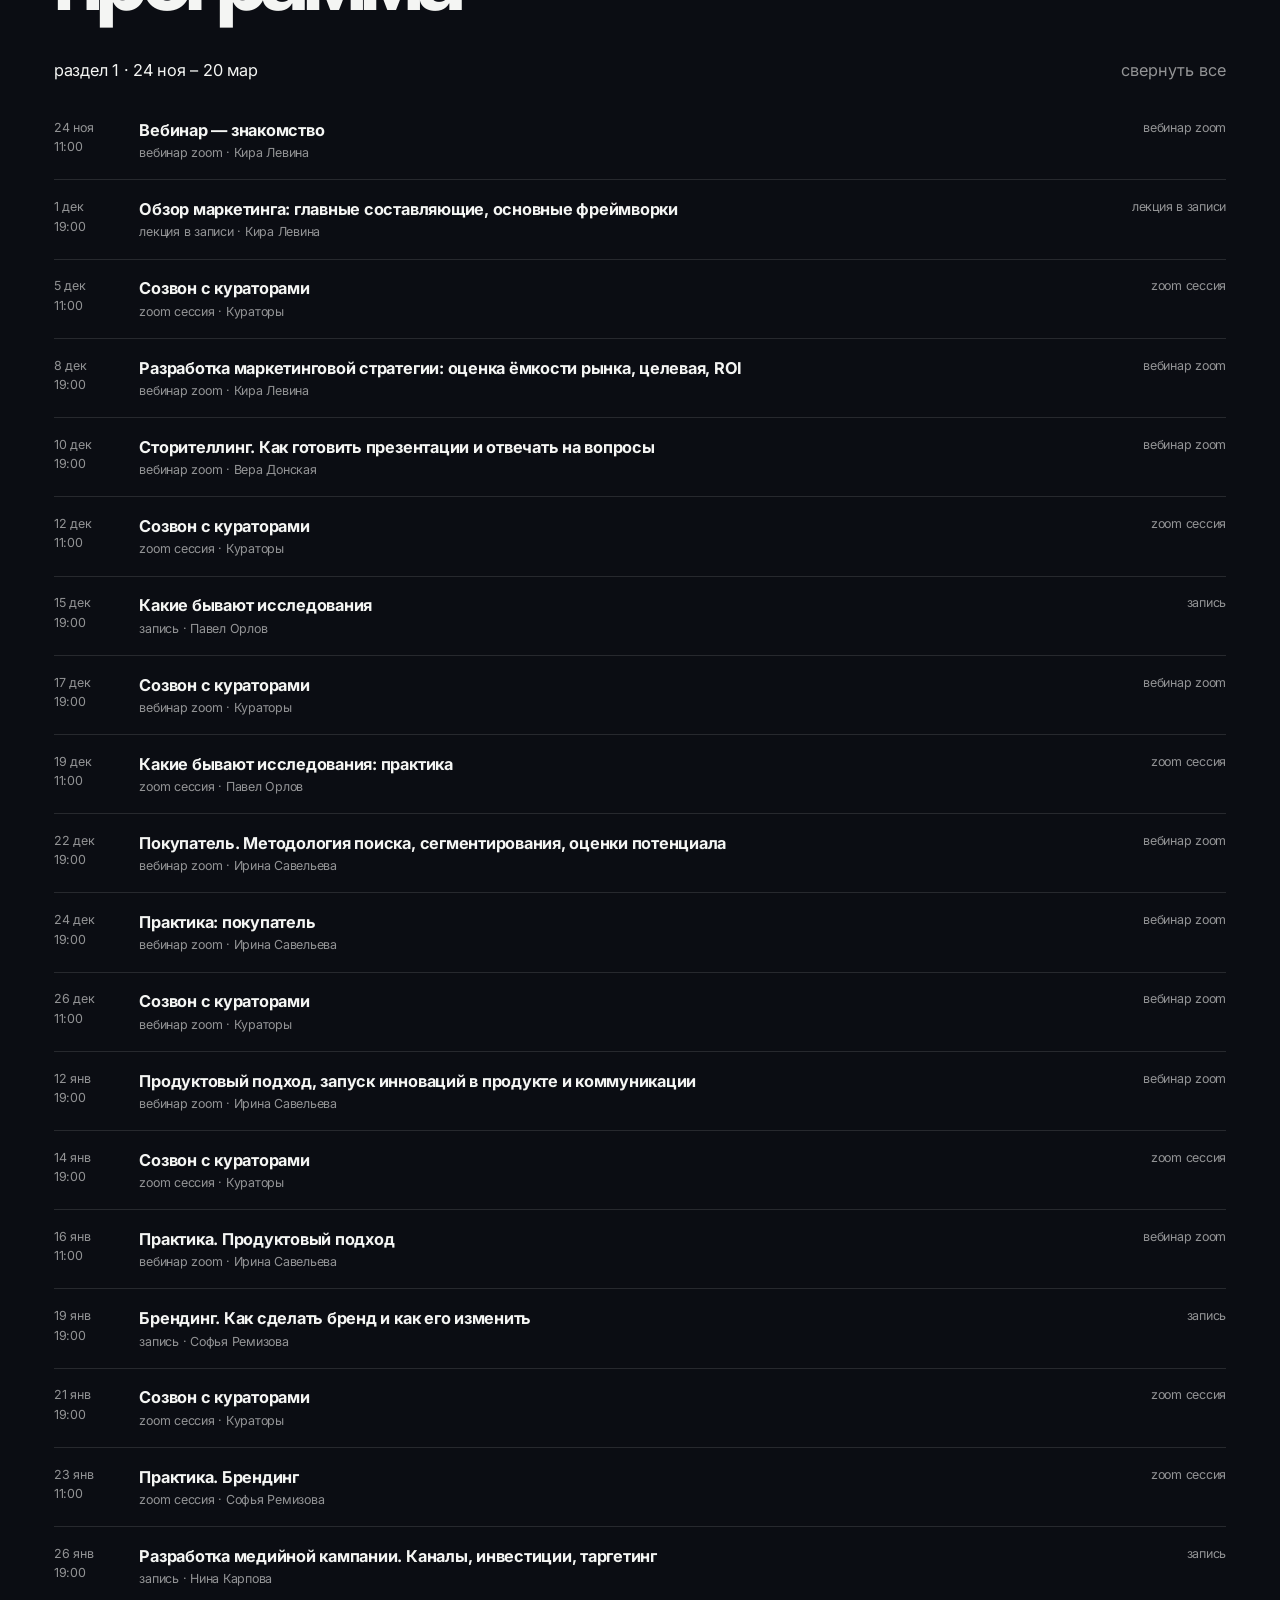
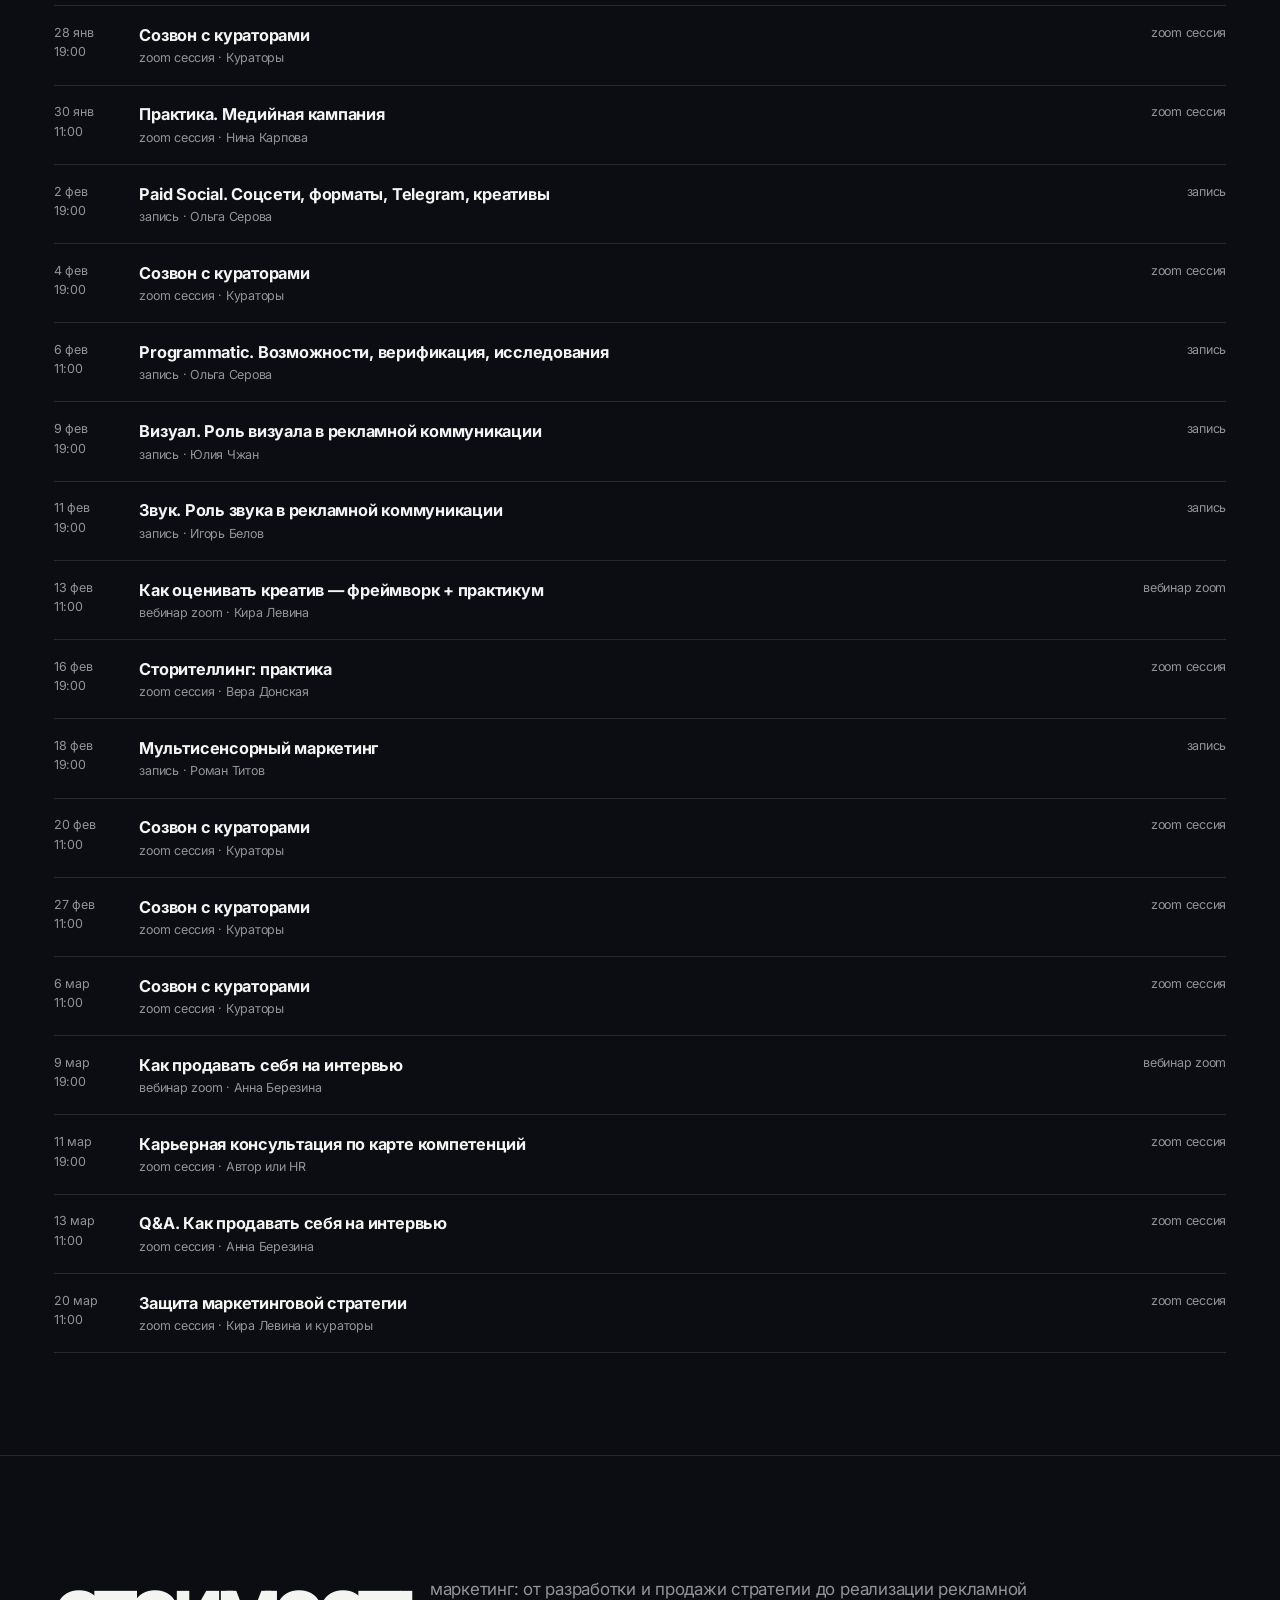
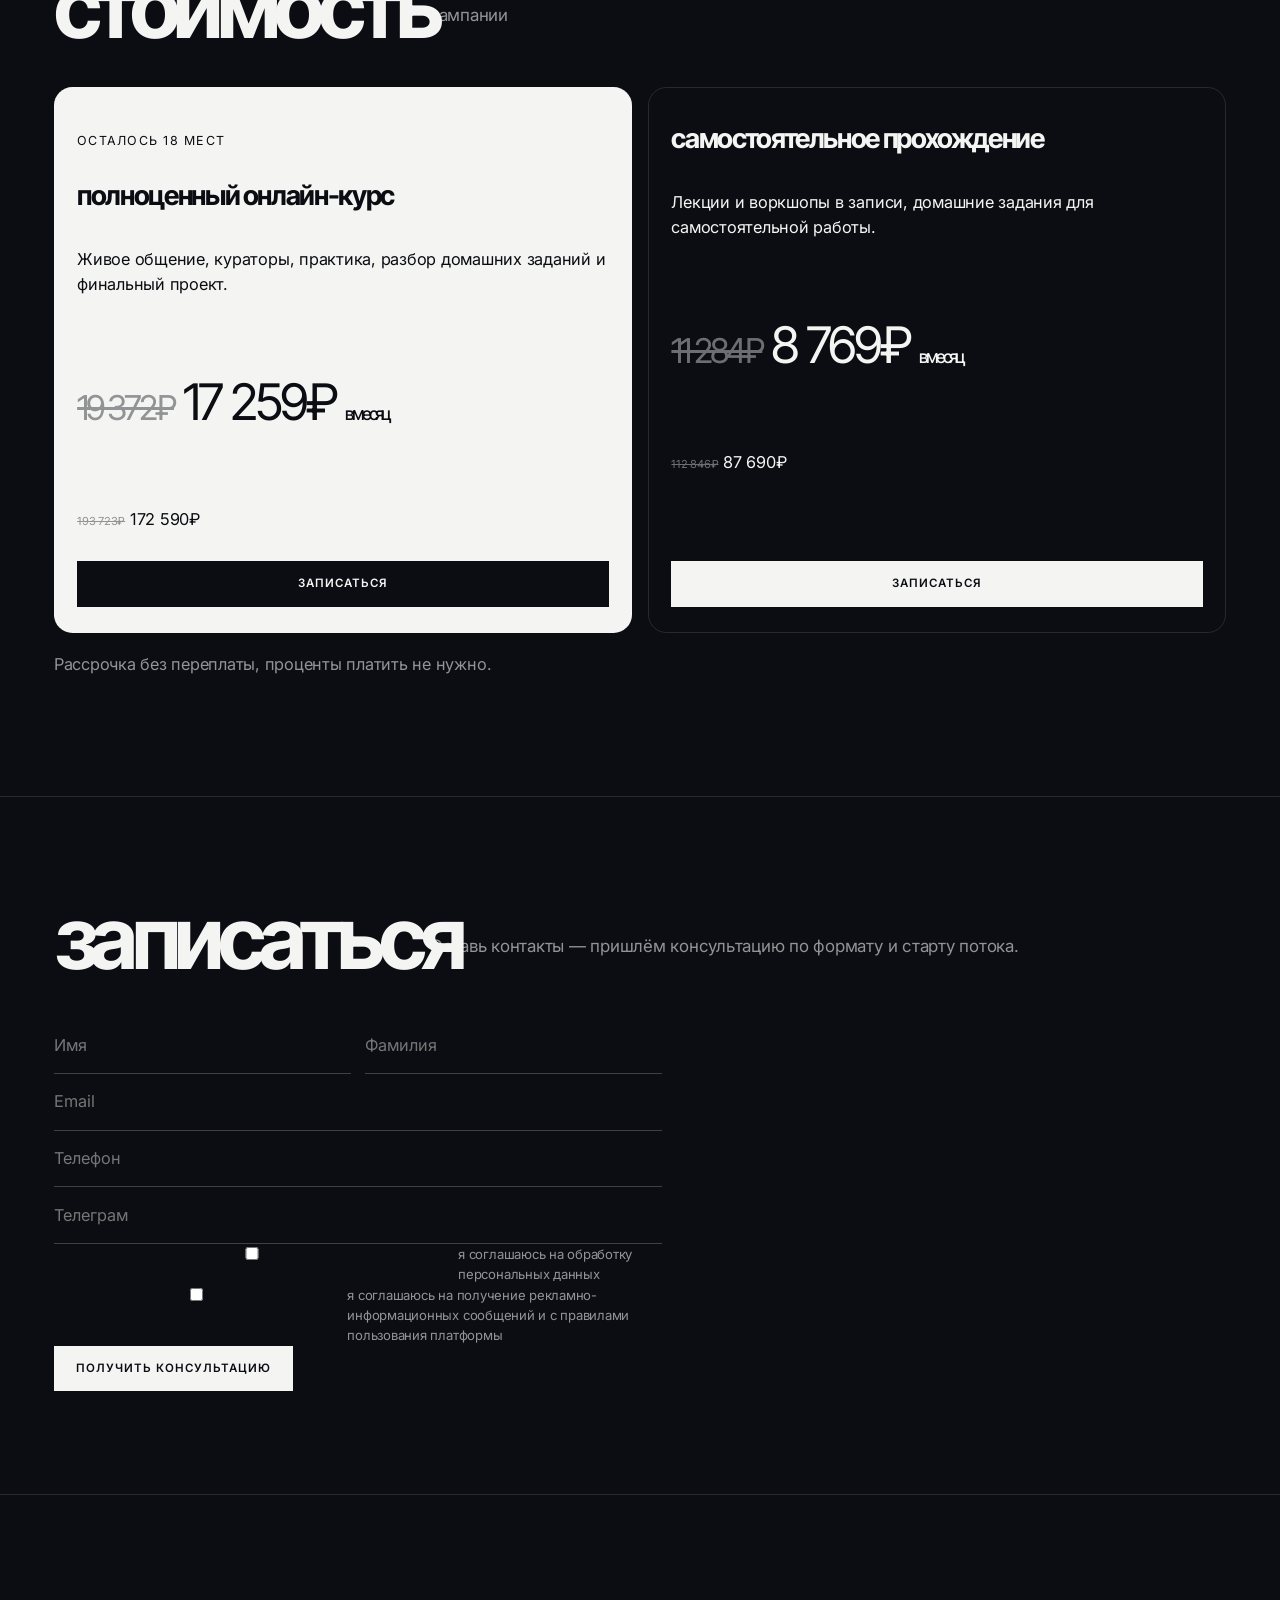
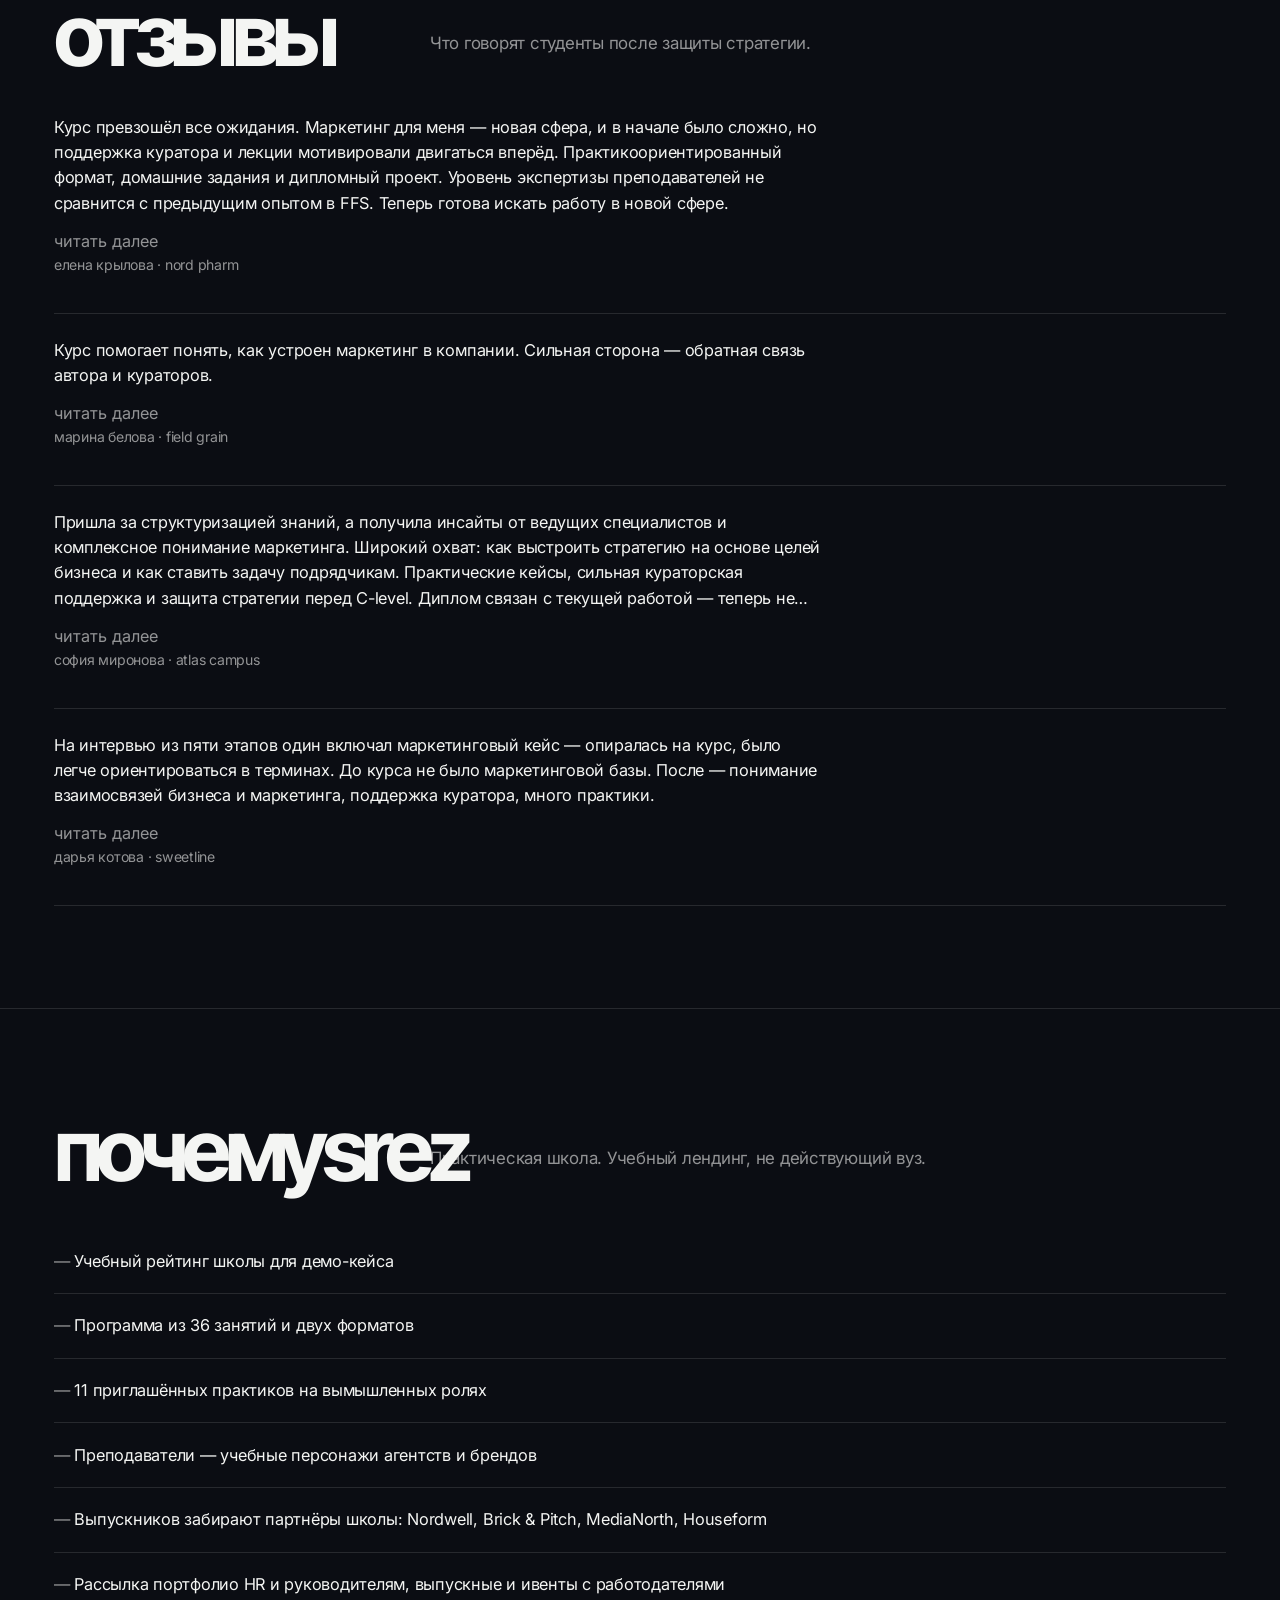
<file: marketing/timur/index.html>
<!DOCTYPE html>
<html lang="ru">
<head>
  <meta charset="UTF-8" />
  <meta name="viewport" content="width=device-width, initial-scale=1.0" />
  <title>Маркетинг — от стратегии до рекламной кампании</title>
  <meta name="description" content="Курс по маркетингу: от разработки и продажи стратегии до реализации рекламной кампании. Старт 24 ноября. Онлайн, теория и практика." />
  <link rel="stylesheet" href="./css/style.css?v=hero4" />
</head>
<body>
  <div class="progress" id="progress" aria-hidden="true"></div>
  <div class="cursor" id="cursor" aria-hidden="true"></div>
  <a class="skip" href="#about">К содержанию</a>

  <header class="topbar" id="topbar">
    <div class="topbar-start">
      <a class="stan-back" href="../index.html">Станислав</a>
      <a class="logo" id="logo" href="#top">srez</a>
    </div>
    <div class="topbar-actions" id="verhnie-knopki">
      <a class="pill" id="knopka-zapisatsya" href="#enroll">записаться <span class="pill-ico" aria-hidden="true">+</span></a>
      <button class="pill pill--dark" id="knopka-menu" type="button" aria-label="Открыть меню" aria-expanded="false">
        меню <span class="dots" aria-hidden="true"></span>
      </button>
    </div>
  </header>

  <nav class="menu" id="menu" hidden>
    <a href="#about">о курсе</a>
    <a href="#program">программа</a>
    <a href="#teachers">преподаватели</a>
    <a href="#reviews">отзывы</a>
    <a href="#price">стоимость</a>
    <a href="#faq">вопросы</a>
    <a href="#enroll">записаться</a>
  </nav>

  <main id="top">
    <section class="hero" id="hero">
      <h1 class="hero-giant" id="slovo-marketing">маркетинг</h1>
      <figure class="hero-art" id="rupor">
        <img src="./img/hero-marketing.png" alt="Рупор" width="874" height="918" />
      </figure>
      <p class="hero-tag" id="slogan">от стратегии<br>до рекламной кампании.</p>
      <p class="scroll-hint" id="scroll">Scroll</p>
    </section>

    <section class="section reveal" id="about">
      <div class="sec-head">
        <h2>о курсе</h2>
        <p class="lede">О маркетинге сделано много курсов и книг — так много, что в обилии информации легко потеряться. Какие-то курсы слишком общие и не включают практических заданий; другие узкоспециализированы и не дают общей картинки.</p>
      </div>
      <div class="stack">
        <p>Этот курс научит тебя понимать и строить маркетинг в компании и осознанно им управлять.</p>
        <p>Мы последовательно проведём тебя по всем составляющим и инструментам маркетинга. Ты узнаешь, как разработать сильную маркетинговую стратегию и отточишь навык на реальных задачах под присмотром профессионалов.</p>
        <p>После курса у тебя появится уверенность в своих решениях и полное представление обо всех аспектах маркетинга, которые придётся охватить в работе.</p>
        <p>Результатом учёбы будет стратегия, которую ты разработаешь самостоятельно. Её оценят топовые эксперты индустрии.</p>
        <p>Работать можно над актуальной для тебя задачей или над учебным брифом. Для работы над стратегией авторы курса поделятся полноценным темплейтом документа, которым тебе будет удобно пользоваться в повседневной работе.</p>
        <p>Ты пройдёшь практическую подготовку к собеседованию и поймёшь, как лучше «упаковать» свой опыт. Мы помогаем найти работу: приглашаем эйчаров топовых агентств и компаний на выпускной и рассылаем им портфолио студентов. Плюс регулярно проводим мероприятия, где знакомим эйчаров и руководителей с выпускниками.</p>
      </div>
    </section>

    <section class="section reveal" id="practice">
      <div class="sec-head">
        <h2>практика</h2>
        <p class="lede">Обучение в мини-группах: быстрее освоить профессию и отточить работу в команде — роли, прогресс, презентация, вопросы и обратная связь.</p>
      </div>
      <div class="two">
        <article class="panel">
          <h3>новички</h3>
          <p>Студенты с опытом меньше 3 лет работают в мини-группах над учебным проектом.</p>
        </article>
        <article class="panel">
          <h3>опытные</h3>
          <p>Можно взять актуальную задачу или учебный бриф. Если готов предоставить данные группе в первые две недели после ознакомительного вебинара и активно работать весь курс — можно взять собственный проект.</p>
        </article>
      </div>
    </section>

    <section class="section reveal" id="special">
      <div class="sec-head">
        <h2>чтоособенного?</h2>
        <p class="lede">Курс создан практиками с 15+ годами опыта на локальном и международных рынках.</p>
      </div>
      <div class="stack">
        <p>Авторы на деле испробовали все подходы и применяют их ежедневно для обучения команды. Поэтому знают, что в работе самое важное и что даёт максимальный результат.</p>
        <p>Все лекции и практики основаны на опыте работы в организациях разного уровня — от глобальных корпораций и крупных российских компаний до стартапов.</p>
        <p>Приготовься к концентрату полезной информации и мощной практике: доступ к знаниям, опыту, общению и фидбеку от людей индустрии.</p>
      </div>
    </section>

    <section class="section reveal" id="formats">
      <div class="sec-head">
        <h2>дваформата</h2>
        <p class="lede">Выбери живой поток с кураторами или самостоятельное прохождение в своём темпе.</p>
      </div>
      <div class="two">
        <article class="panel">
          <h3>полноценный онлайн-курс</h3>
          <p>Живое общение со спикерами и одногруппниками, поддержка кураторов, финальный проект и разбор домашних заданий преподавателями.</p>
        </article>
        <article class="panel">
          <h3>самостоятельное прохождение</h3>
          <p>Учишься в удобное время. Видеолекции от спикеров и практические задания с возможностью сверить решения с экспертными.</p>
        </article>
      </div>
    </section>

    <section class="section reveal" id="skills">
      <div class="sec-head">
        <h2>скиллы</h2>
        <p class="lede">Новые навыки, уверенность в решениях и понимание всей картины маркетинга.</p>
      </div>
      <ul class="skill-list">
        <li>Ориентироваться в многообразии маркетинговых инструментов и не бояться изменений рынка</li>
        <li>Структурированный процесс разработки маркетинговой стратегии и рабочие подходы — включая те, что ближе именно тебе</li>
        <li>Все виды исследований: для чего каждый и когда его проводить</li>
        <li>Основы бизнес-анализа и сторителлинга</li>
        <li>Реальные задачи под присмотром профессионалов</li>
        <li>Как, когда и для чего создавать и менять бренд</li>
        <li>Из каких компонентов собрать медийную кампанию, как выбирать каналы и размер инвестиций</li>
        <li>Как люди принимают решения — чтобы выбирать креативные идеи, которые работают</li>
        <li>Как написать бриф и оценить креатив, не скатываясь до «моей бабушке не понравилось»</li>
        <li>Мультисенсорный маркетинг и автоматизация работы маркетолога</li>
        <li>Как работать в новой реальности и оборачивать перемены в свою пользу</li>
        <li>Бонус: форматы маркетинга, которые пока мало используются — будущее цифрового маркетинга</li>
      </ul>
    </section>

    <section class="section reveal" id="career">
      <div class="sec-head">
        <h2>карьера</h2>
        <p class="lede">Практическая подготовка к интервью и буст внутри профессии.</p>
      </div>
      <ul class="skill-list">
        <li>Подготовка к собеседованию и резюме</li>
        <li>Лайфхаки для оптимизации работы от топовых директоров по маркетингу</li>
        <li>Квалификация и опыт коллег, в том числе международных</li>
        <li>Зоны роста в профессии</li>
        <li>Выстроить или оптимизировать работу отдела маркетинга в своей компании</li>
      </ul>
    </section>

    <section class="section reveal" id="who">
      <div class="sec-head">
        <h2>комуподойдёт</h2>
        <p class="lede">Тем, кто отвечает за маркетинг — или собирается это делать.</p>
      </div>
      <ul class="who-list">
        <li>Маркетологам, стратегам, аккаунтам и всем, кто планирует коммуникации: чтобы осознанно организовать маркетинг и создавать ценность</li>
        <li>Новичкам и продолжающим: закрыть критичные навыки и сразу применить их на практике. Для опыта меньше 3 лет — отдельные мини-группы</li>
        <li>Сениорам и миддлам, которые недавно стали главами отделов: мыслить как топовые специалисты, собрать полную картину дисциплины и понять, что отделяет от позиции в компании мечты</li>
        <li>Собственникам бизнеса, которые хотят самостоятельно разобраться в маркетинге</li>
      </ul>
    </section>

    <section class="section reveal" id="bonus">
      <div class="sec-head">
        <h2>бонус</h2>
        <p class="lede">Рекомендуй курсы srez друзьям и получай 5 000 ₽ на карту. Заполни форму и расскажи, кого ты рекомендуешь или кто посоветовал курс тебе.</p>
      </div>
      <form class="form" id="ref-form">
        <div class="fields">
          <div class="form-row">
            <input name="yourName" placeholder="Твоё имя" required />
            <input name="friendName" placeholder="Кого рекомендуешь" required />
          </div>
          <input type="email" name="email" placeholder="Email" required />
          <input name="telegram" placeholder="Телеграм" />
          <button class="btn" type="submit">порекомендовать курс</button>
        </div>
        <p class="success">Рекомендация принята. Мы свяжемся после записи друга.</p>
      </form>
    </section>

    <section class="section reveal" id="stats">
      <div class="stats">
        <div class="stat">
          <strong>80%</strong>
          <p>студентов находят работу сразу после курса</p>
        </div>
        <div class="stat">
          <strong>15%</strong>
          <p>уже во время обучения. За выпускниками охотятся сильные компании и агентства</p>
        </div>
      </div>
    </section>

    <section class="section reveal" id="teachers">
      <div class="sec-head">
        <h2>авторы</h2>
        <p class="lede">Обращение автора и команда, которая ведёт поток.</p>
      </div>

      <article class="person">
        <div class="avatar">КЛ</div>
        <div>
          <h3>кира левина</h3>
          <p class="role">директор по маркетингу и стратегии</p>
          <p class="bio">Учебный персонаж демо-лендинга: опыт в FMCG и перевозках на вымышленных брендах Northwell Foods, Volt Drinks и AeroLine. Не биография реального человека.</p>
        </div>
      </article>

      <div class="stack" style="margin-top:2rem">
        <h3 class="mash">обращениеавтора</h3>
        <p>Я пришла в маркетинг случайно и по расчёту: в 2005 году в газете «Деловой Петербург» написали, что бренд-менеджер в Москве зарабатывает от 3000 долларов, и меня это заинтересовало.</p>
        <p>На протяжении всей карьеры я собирала информацию о том, что такое маркетинг и каким должен быть реальный эксперт. Это уникальная профессия, которая объединяет технические и гуманитарные навыки: нужно уметь считать, разбираться в искусстве и понимать, как думают люди.</p>
        <p>Этот курс — учебная выжимка рабочих шагов: бриф, цифры, защита перед заказчиком. Без чужих наград и чужих авиакомпаний.</p>
        <p>Маркетинг постоянно меняется. Мы поговорим про незыблемые основы, психологию потребителя и логику анализа — и про меняющиеся инструменты. Также затронем различия в работе в зависимости от размера компании и бюджета.</p>
      </div>

      <h3 class="mash" style="margin-top:3rem">кураторы</h3>
      <div class="people">
        <article class="person">
          <div class="avatar">ВП</div>
          <div>
            <h3>виктория павликова</h3>
            <p class="role">senior brand manager, Northwell Foods</p>
          </div>
        </article>
        <article class="person">
          <div class="avatar">АН</div>
          <div>
            <h3>анастасия нидзий</h3>
            <p class="role">бренд-директор, SPLAT Global</p>
          </div>
        </article>
      </div>

      <h3 class="mash" style="margin-top:3rem">спикеры</h3>
      <div class="people" id="speakers"></div>
    </section>

    <section class="section reveal" id="program">
      <div class="sec-head">
        <h2>программа</h2>
        <p class="lede">1 раздел · 36 занятий · теория и практика · 24 ноября — 20 марта</p>
      </div>
      <div class="program-bar">
        <span>раздел 1 · 24 ноя – 20 мар</span>
        <button class="toggle-all" type="button" id="toggle-program">свернуть все</button>
      </div>
      <div id="lessons"></div>
    </section>

    <section class="section reveal" id="price">
      <div class="sec-head">
        <h2>стоимость</h2>
        <p class="lede">маркетинг: от разработки и продажи стратегии до реализации рекламной кампании</p>
      </div>
      <div class="prices">
        <article class="price-card is-main">
          <p class="seats">осталось 18 мест</p>
          <h3>полноценный онлайн-курс</h3>
          <p>Живое общение, кураторы, практика, разбор домашних заданий и финальный проект.</p>
          <p class="amount"><span class="old">19 372₽</span> 17 259₽ <span style="font-size:.35em;font-weight:500">в месяц</span></p>
          <p><span class="old">193 723₽</span> 172 590₽</p>
          <a class="btn" href="#enroll">записаться</a>
        </article>
        <article class="price-card">
          <h3>самостоятельное прохождение</h3>
          <p>Лекции и воркшопы в записи, домашние задания для самостоятельной работы.</p>
          <p class="amount"><span class="old">11 284₽</span> 8 769₽ <span style="font-size:.35em;font-weight:500">в месяц</span></p>
          <p><span class="old">112 846₽</span> 87 690₽</p>
          <a class="btn" href="#enroll">записаться</a>
        </article>
      </div>
      <p style="margin-top:1.2rem;color:var(--muted)">Рассрочка без переплаты, проценты платить не нужно.</p>
    </section>

    <section class="section reveal" id="enroll">
      <div class="sec-head">
        <h2>записаться</h2>
        <p class="lede">Оставь контакты — пришлём консультацию по формату и старту потока.</p>
      </div>
      <form class="form" id="lead-form">
        <div class="fields">
          <div class="form-row">
            <input name="firstName" placeholder="Имя" required />
            <input name="lastName" placeholder="Фамилия" required />
          </div>
          <input type="email" name="email" placeholder="Email" required />
          <input type="tel" name="phone" placeholder="Телефон" required />
          <input name="telegram" placeholder="Телеграм" />
          <label class="check"><input type="checkbox" required /> я соглашаюсь на обработку персональных данных</label>
          <label class="check"><input type="checkbox" /> я соглашаюсь на получение рекламно-информационных сообщений и с правилами пользования платформы</label>
          <button class="btn" type="submit">получить консультацию</button>
        </div>
        <p class="success">Заявка отправлена. Мы свяжемся с тобой.</p>
      </form>
    </section>

    <section class="section reveal" id="reviews">
      <div class="sec-head">
        <h2>отзывы</h2>
        <p class="lede">Что говорят студенты после защиты стратегии.</p>
      </div>
      <div class="reviews">
        <article class="review is-collapsed">
          <p class="review-text">Курс превзошёл все ожидания. Маркетинг для меня — новая сфера, и в начале было сложно, но поддержка куратора и лекции мотивировали двигаться вперёд. Практикоориентированный формат, домашние задания и дипломный проект. Уровень экспертизы преподавателей не сравнится с предыдущим опытом в FFS. Теперь готова искать работу в новой сфере.</p>
          <button class="more" type="button">читать далее</button>
          <p class="role">елена крылова · nord pharm</p>
        </article>
        <article class="review is-collapsed">
          <p class="review-text">Курс помогает понять, как устроен маркетинг в компании. Сильная сторона — обратная связь автора и кураторов.</p>
          <button class="more" type="button">читать далее</button>
          <p class="role">марина белова · field grain</p>
        </article>
        <article class="review is-collapsed">
          <p class="review-text">Пришла за структуризацией знаний, а получила инсайты от ведущих специалистов и комплексное понимание маркетинга. Широкий охват: как выстроить стратегию на основе целей бизнеса и как ставить задачу подрядчикам. Практические кейсы, сильная кураторская поддержка и защита стратегии перед C-level. Диплом связан с текущей работой — теперь не страшно защищать её внутри компании. И люди: чат, помощь друг другу, желание встретиться снова.</p>
          <button class="more" type="button">читать далее</button>
          <p class="role">софия миронова · atlas campus</p>
        </article>
        <article class="review is-collapsed">
          <p class="review-text">На интервью из пяти этапов один включал маркетинговый кейс — опиралась на курс, было легче ориентироваться в терминах. До курса не было маркетинговой базы. После — понимание взаимосвязей бизнеса и маркетинга, поддержка куратора, много практики.</p>
          <button class="more" type="button">читать далее</button>
          <p class="role">дарья котова · sweetline</p>
        </article>
      </div>
    </section>

    <section class="section reveal" id="why">
      <div class="sec-head">
        <h2>почемуsrez</h2>
        <p class="lede">Практическая школа. Учебный лендинг, не действующий вуз.</p>
      </div>
      <ul class="skill-list">
        <li>Учебный рейтинг школы для демо-кейса</li>
        <li>Программа из 36 занятий и двух форматов</li>
        <li>11 приглашённых практиков на вымышленных ролях</li>
        <li>Преподаватели — учебные персонажи агентств и брендов</li>
        <li>Выпускников забирают партнёры школы: Nordwell, Brick &amp; Pitch, MediaNorth, Houseform</li>
        <li>Рассылка портфолио HR и руководителям, выпускные и ивенты с работодателями</li>
        <li>Закрытое комьюнити: сообщество, поддержка экспертов, вакансии</li>
      </ul>
    </section>

    <section class="section reveal" id="industry">
      <div class="sec-head">
        <h2>лидеры</h2>
        <p class="lede">Отзывы лидеров индустрии.</p>
      </div>
      <div class="people">
        <article class="person">
          <div class="avatar">МВ</div>
          <div>
            <h3>марк волин</h3>
            <p class="role">Nordwell, chief creative officer</p>
            <p class="bio">srez — не просто вовремя доставляют на рынок свежие ресурсы, но ещё и отлично умеют их разделывать, упаковывать и готовить.</p>
          </div>
        </article>
        <article class="person">
          <div class="avatar">АШ</div>
          <div>
            <h3>артём шилов</h3>
            <p class="role">Brick & Pitch, co-founder</p>
            <p class="bio">srez — крепкий мостик между российской рекламной индустрией и куда более опытным международным рынком.</p>
          </div>
        </article>
        <article class="person">
          <div class="avatar">КЛ</div>
          <div>
            <h3>кира левина</h3>
            <p class="role">напитки, Northwell, CMO</p>
            <p class="bio">За последние десять лет российская реклама стала зрелее и крафтовее. Уверена, что в этом есть огромная заслуга srez.</p>
          </div>
        </article>
        <article class="person">
          <div class="avatar">ГМ</div>
          <div>
            <h3>глеб макаров</h3>
            <p class="role">Studio Fork, founder</p>
            <p class="bio">srez — вдохновение и заряд. Понятие креатива здесь уже перерастает рекламу и становится инструментом для жизни.</p>
          </div>
        </article>
      </div>
    </section>

    <section class="section faq reveal" id="faq">
      <div class="sec-head">
        <h2>вопросы</h2>
        <p class="lede">Коротко о старте, форматах и практике.</p>
      </div>
      <details open>
        <summary>Когда старт и сколько длится курс?</summary>
        <p>Старт 24 ноября. Программа раздела — до 20 марта: 36 занятий, теория и практика.</p>
      </details>
      <details>
        <summary>Чем отличаются два формата?</summary>
        <p>Полноценный онлайн-курс — живое общение, кураторы, разбор домашних заданий и защита стратегии. Самостоятельный — лекции и практика в записи в своём темпе.</p>
      </details>
      <details>
        <summary>Можно ли работать над своим проектом?</summary>
        <p>Опытные маркетологи могут взять свою задачу, если готовы дать группе данные в первые две недели после ознакомительного вебинара и работать весь курс. Новички с опытом меньше 3 лет идут учебным брифом в мини-группах.</p>
      </details>
      <details>
        <summary>Есть ли рассрочка?</summary>
        <p>Да, без переплаты — проценты платить не нужно.</p>
      </details>
      <details>
        <summary>Помогаете ли с трудоустройством?</summary>
        <p>Да: подготовка к интервью, выпускные с HR, рассылка портфолио и закрытое комьюнити с вакансиями.</p>
      </details>
    </section>

    <section class="cta-end reveal">
      <h2>нестесняйся</h2>
      <a class="btn" href="#enroll">записаться на курс</a>
    </section>
  </main>

  <footer class="footer">
    <div>
      <strong>srez</strong>
      <a href="#about">о курсе</a>
      <a href="#program">программа</a>
      <a href="#teachers">преподаватели</a>
      <a href="#price">стоимость</a>
    </div>
    <div>
      <strong>контакты</strong>
      <a href="tel:+79990000000">+7 (999) 000-00-00</a>
      <a href="mailto:you@srez.courses">you@srez.courses</a>
      <a href="https://t.me" target="_blank" rel="noopener">Telegram</a>
      <a href="https://wa.me/74951507566" target="_blank" rel="noopener">WhatsApp</a>
    </div>
    <div>
      <strong>соцсети</strong>
      <a href="https://vk.com" target="_blank" rel="noopener">VK</a>
      <a href="https://youtube.com" target="_blank" rel="noopener">YouTube</a>
      <a href="https://t.me" target="_blank" rel="noopener">медиа в Telegram</a>
      <a href="https://max.ru" target="_blank" rel="noopener">MAX</a>
    </div>
    <div>
      <strong>документы</strong>
      <a href="./legal/user-agreement.html">пользовательское соглашение</a>
      <a href="./legal/privacy-policy.html">политика конфиденциальности</a>
      <a href="./legal/cookie-policy.html">cookie</a>
    </div>
  </footer>

  <button class="go-up" id="go-up" type="button" aria-label="Наверх">↑</button>

  <dialog class="modal" id="video-modal">
    <div class="modal-inner">
      <div class="play-stage" aria-hidden="true">▶</div>
      <p>Короткое видео о курсе: как устроен поток, практика в мини-группах и защита стратегии.</p>
      <form method="dialog"><button class="btn" type="submit">закрыть</button></form>
    </div>
  </dialog>

  <script src="./js/main.js?v=hero3"></script>
</body>
</html>
</file>
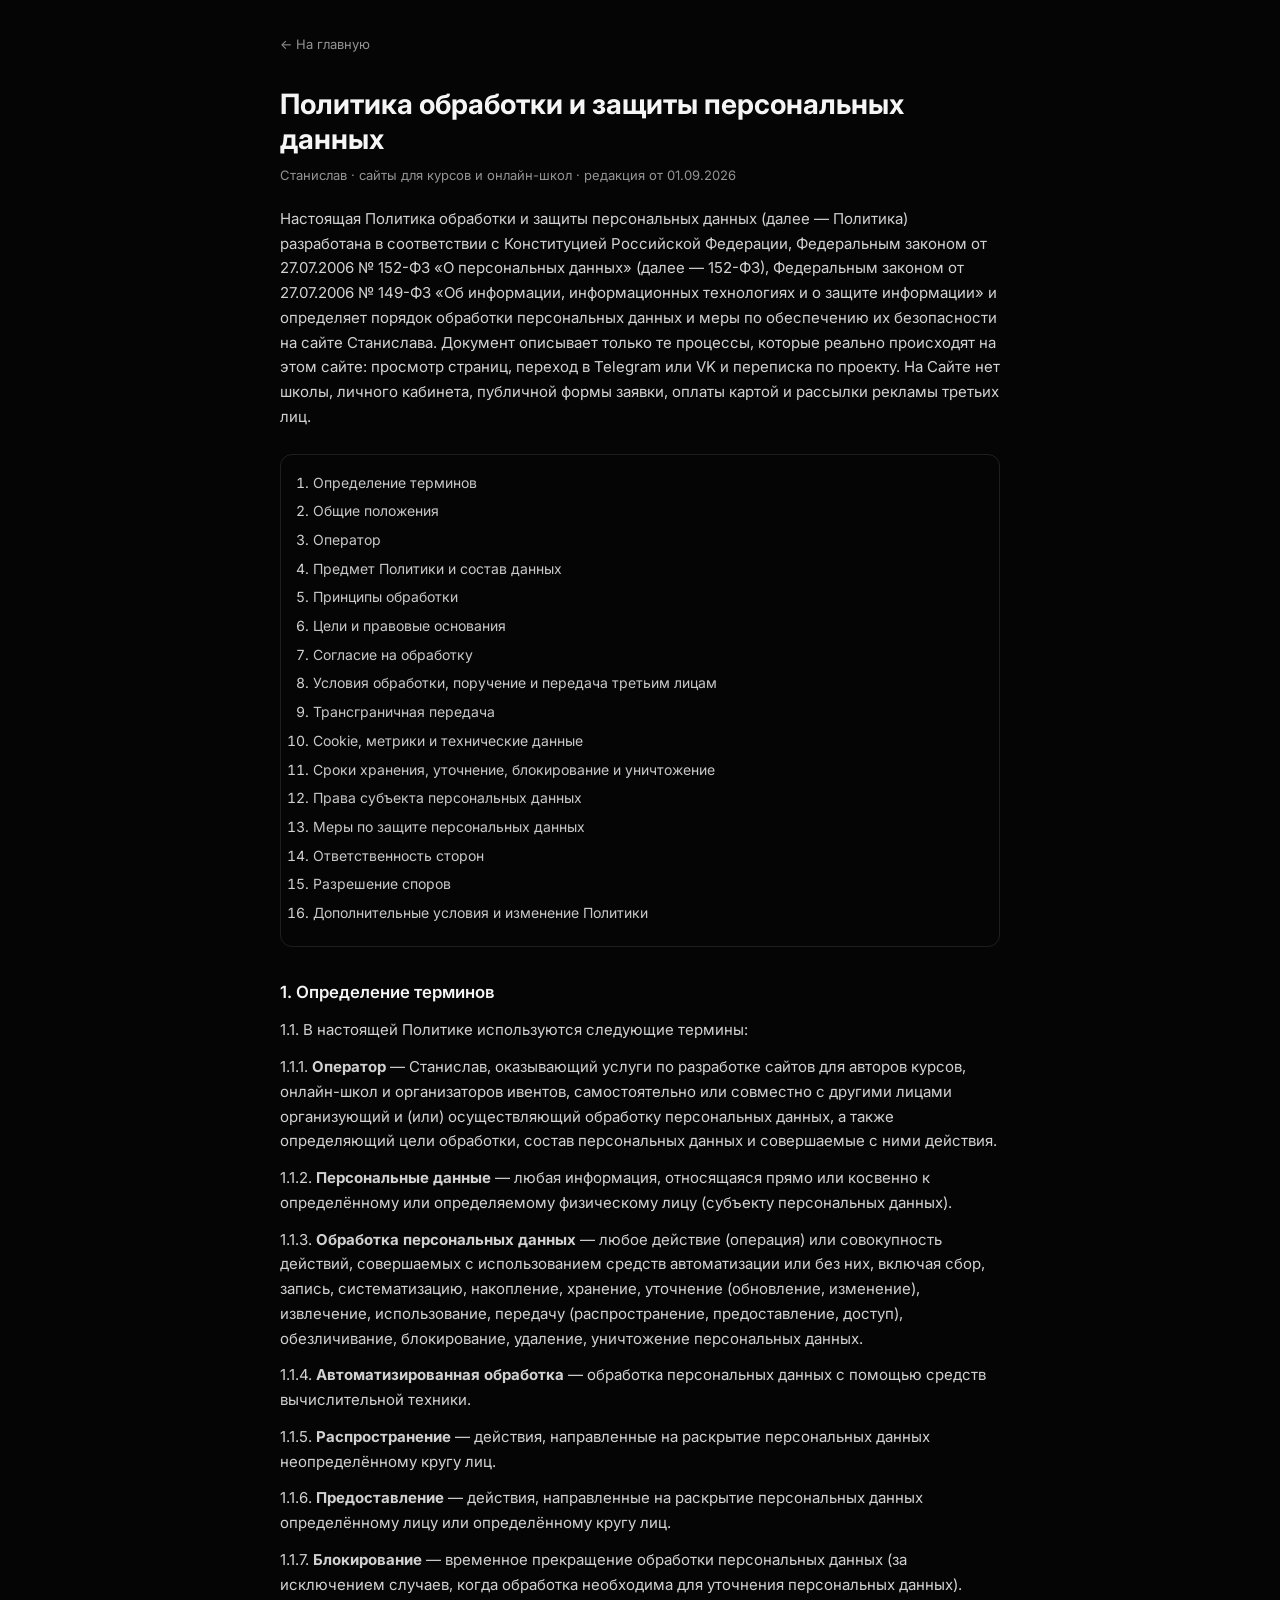
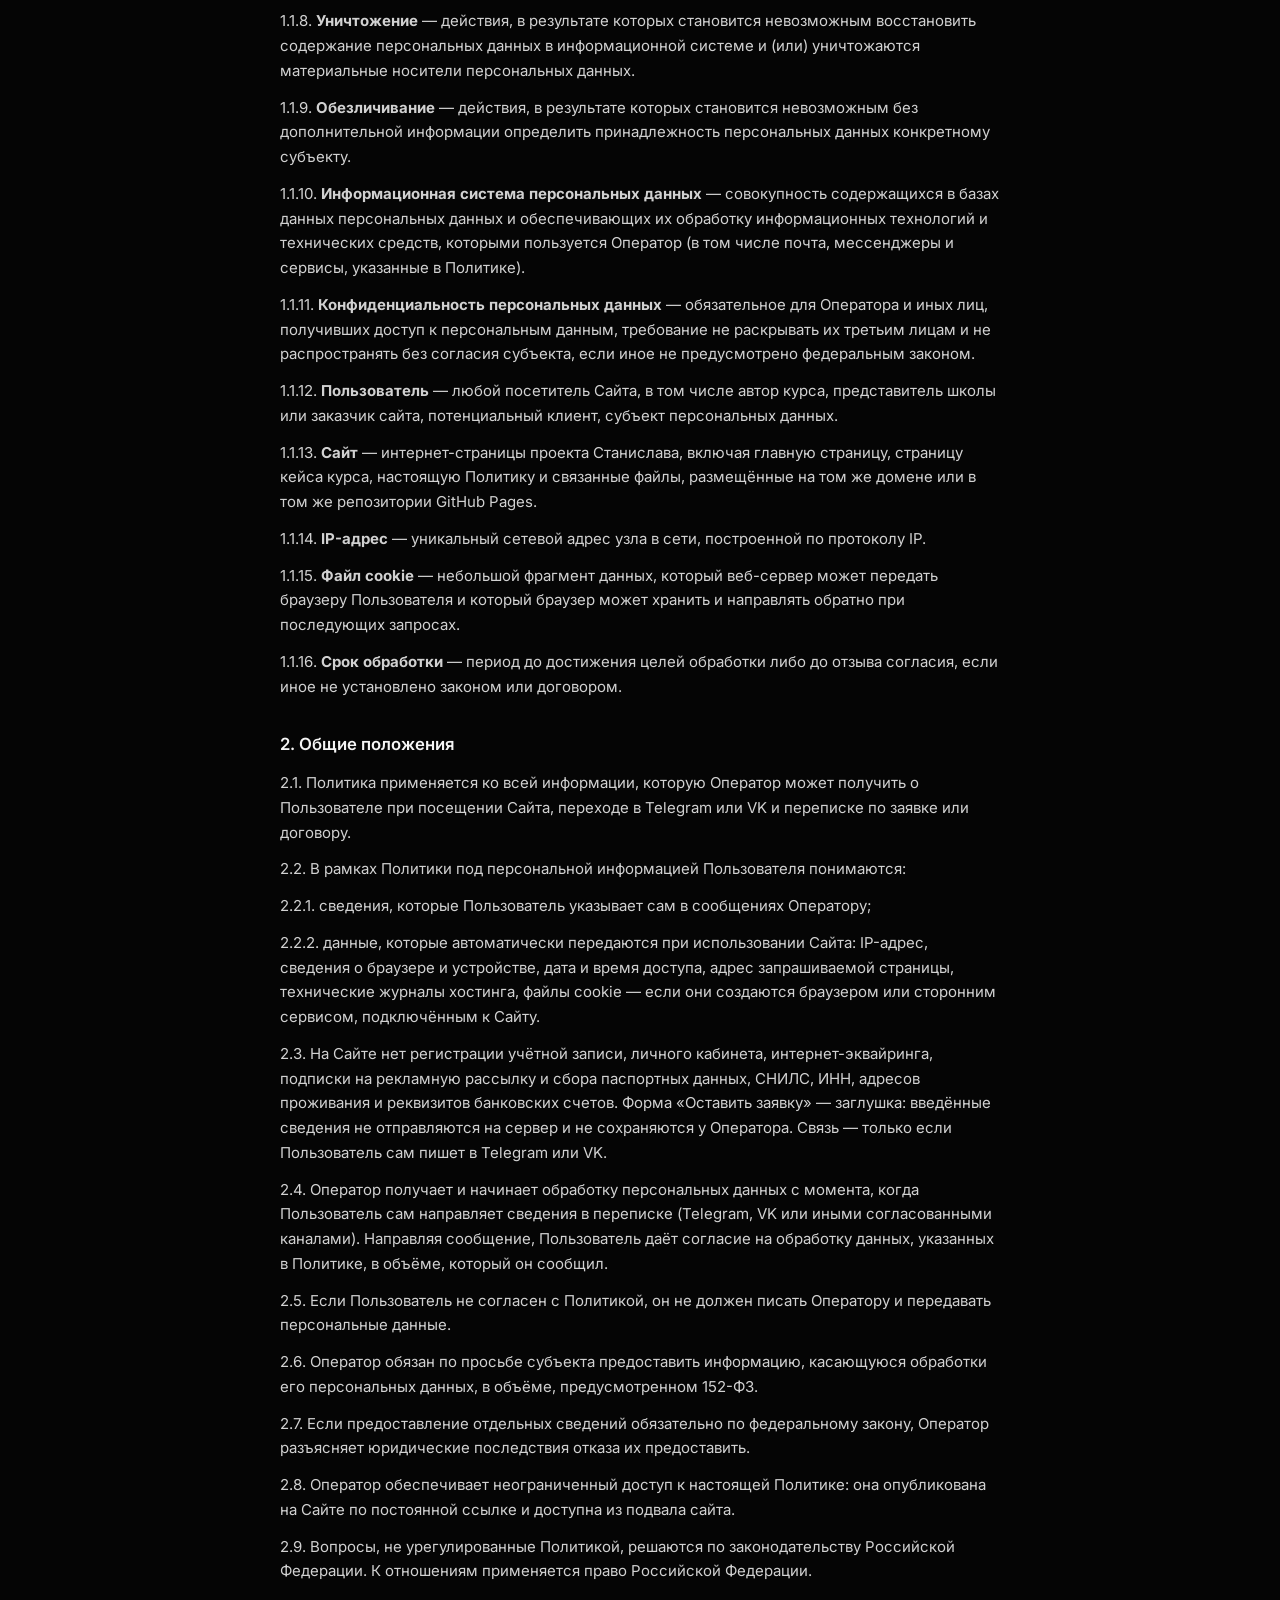
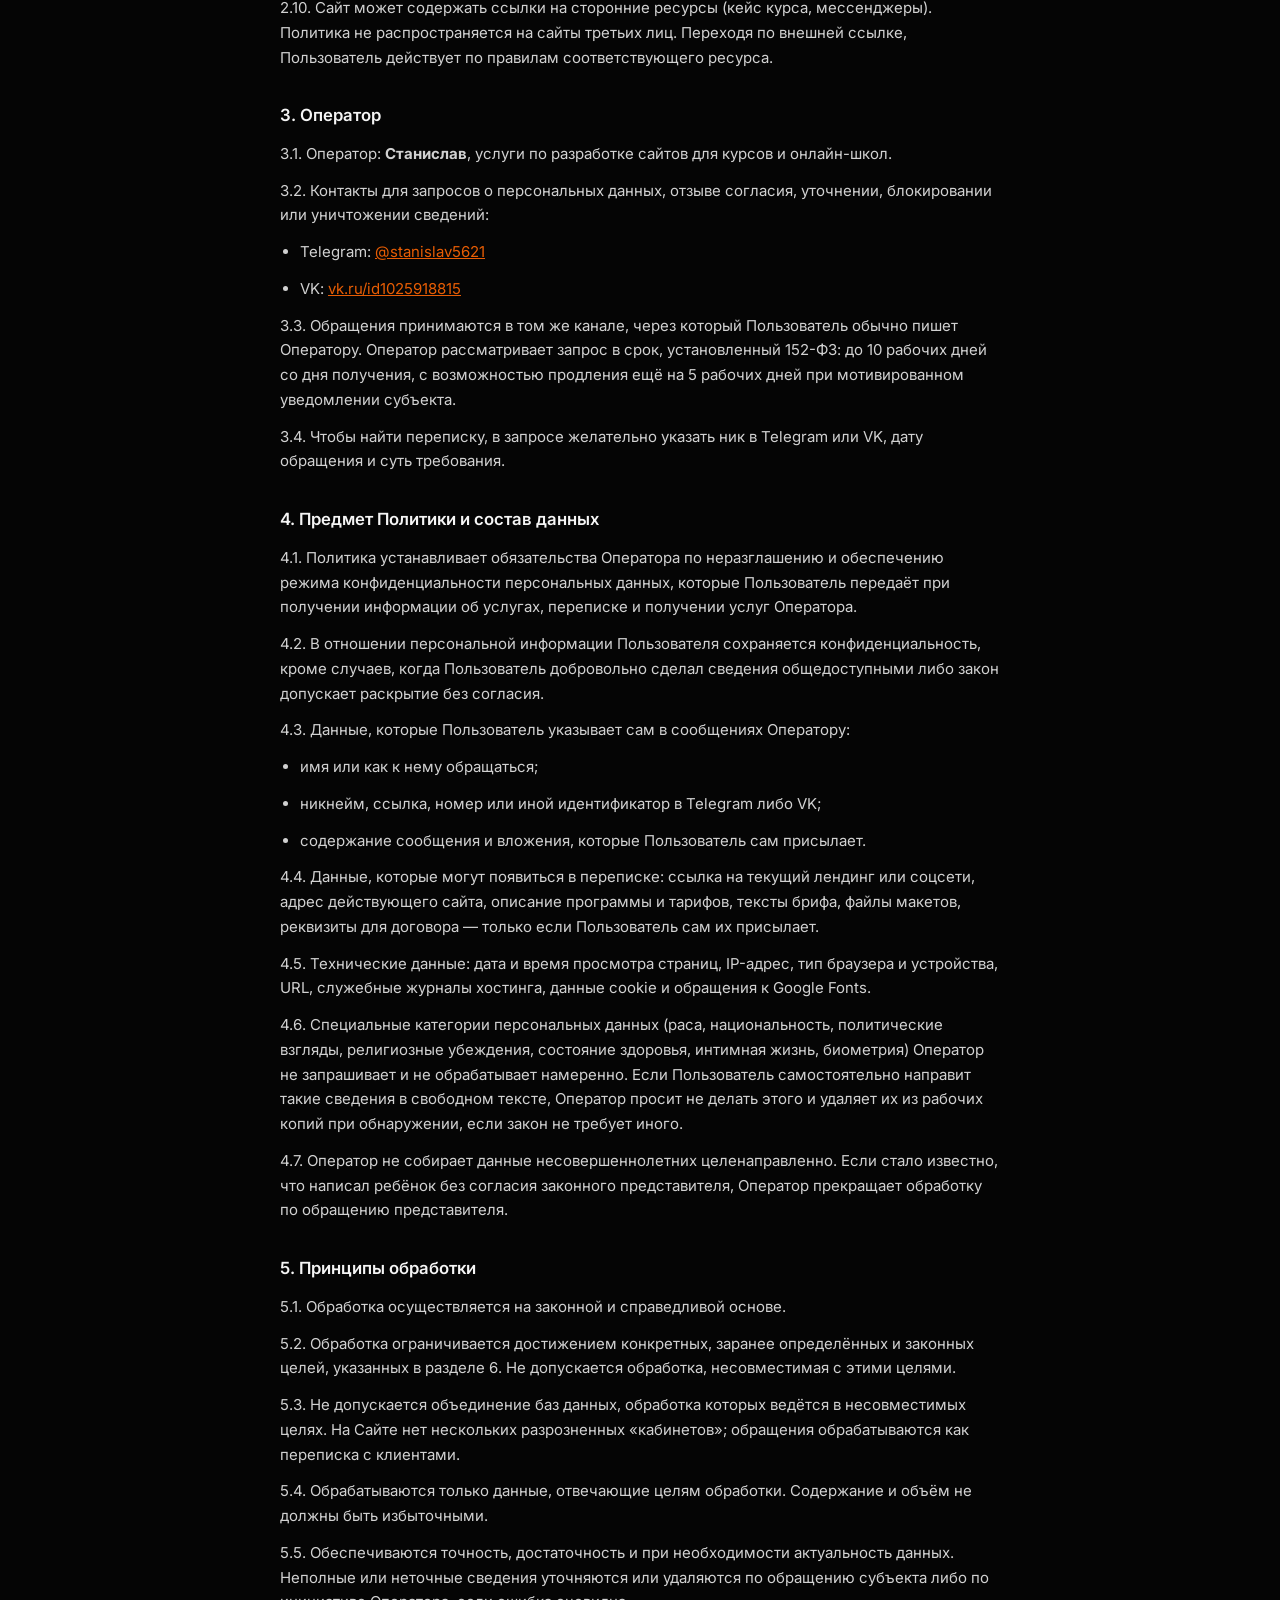
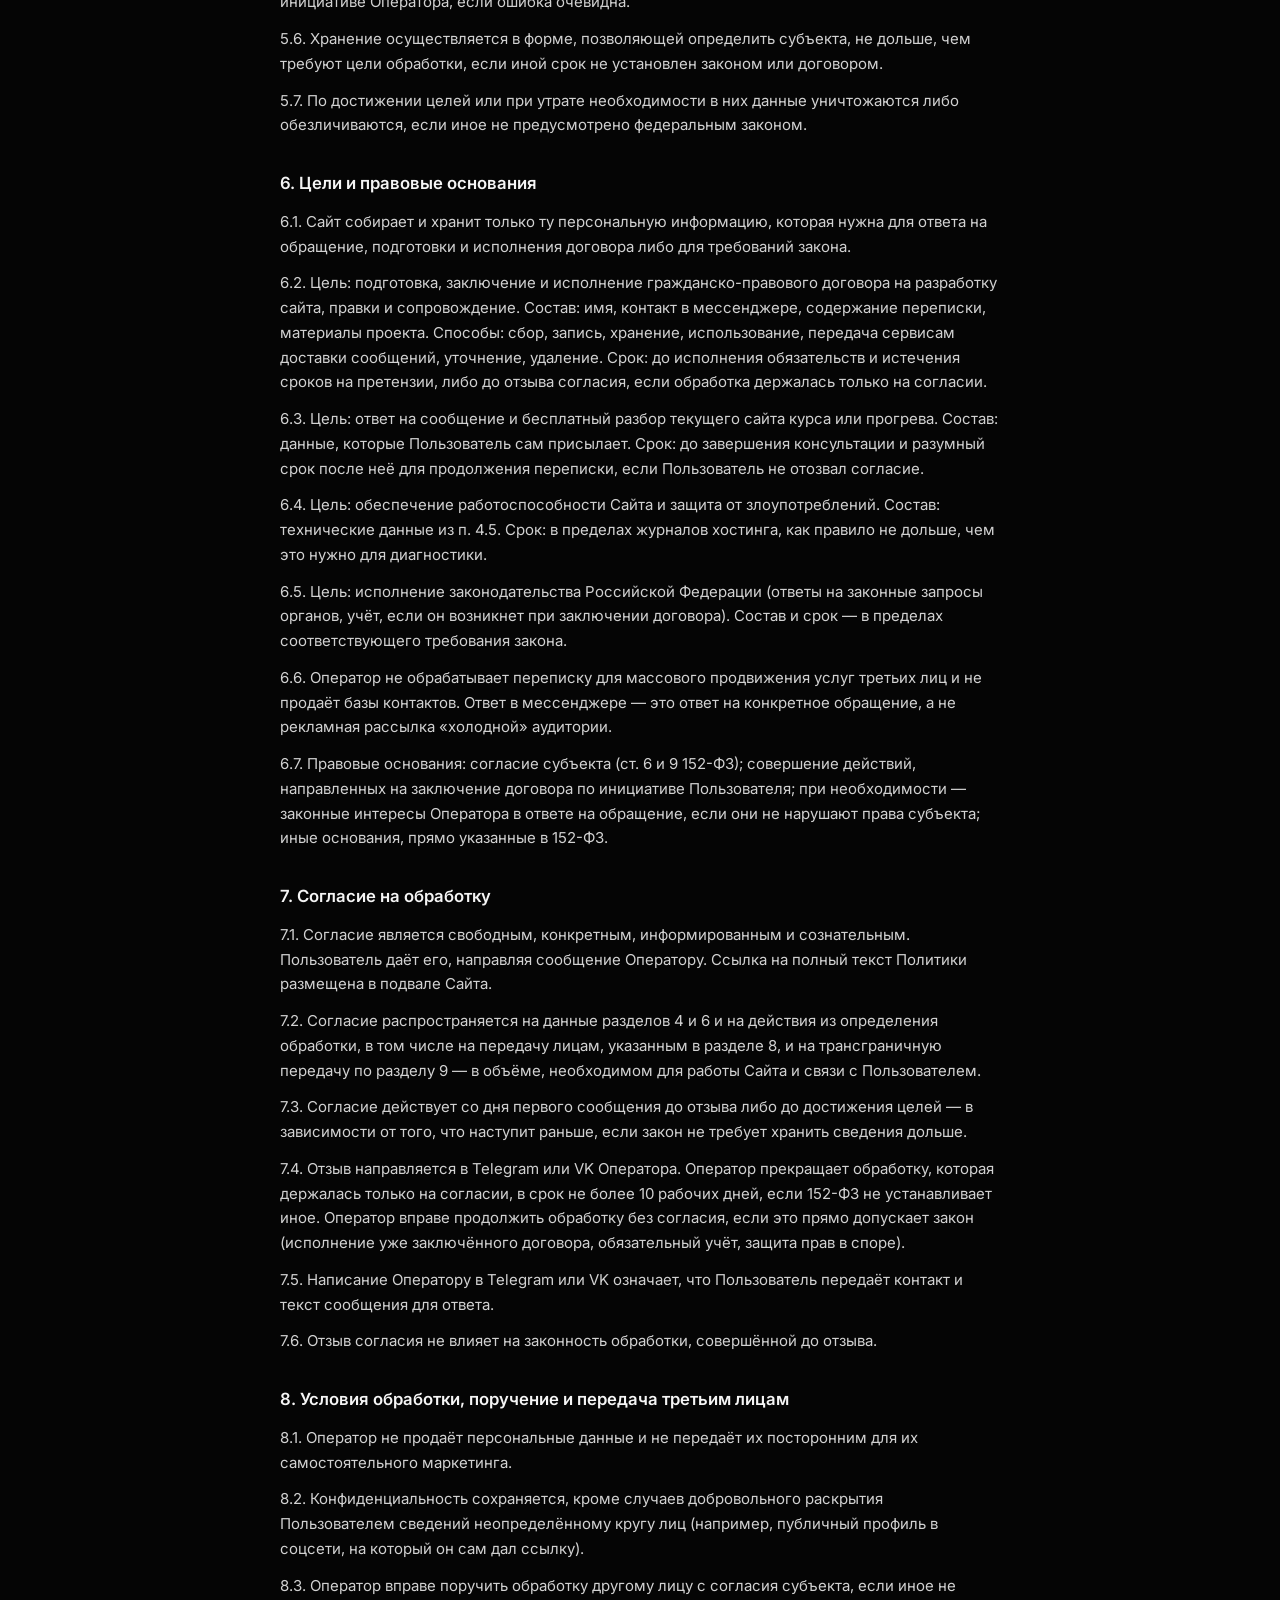
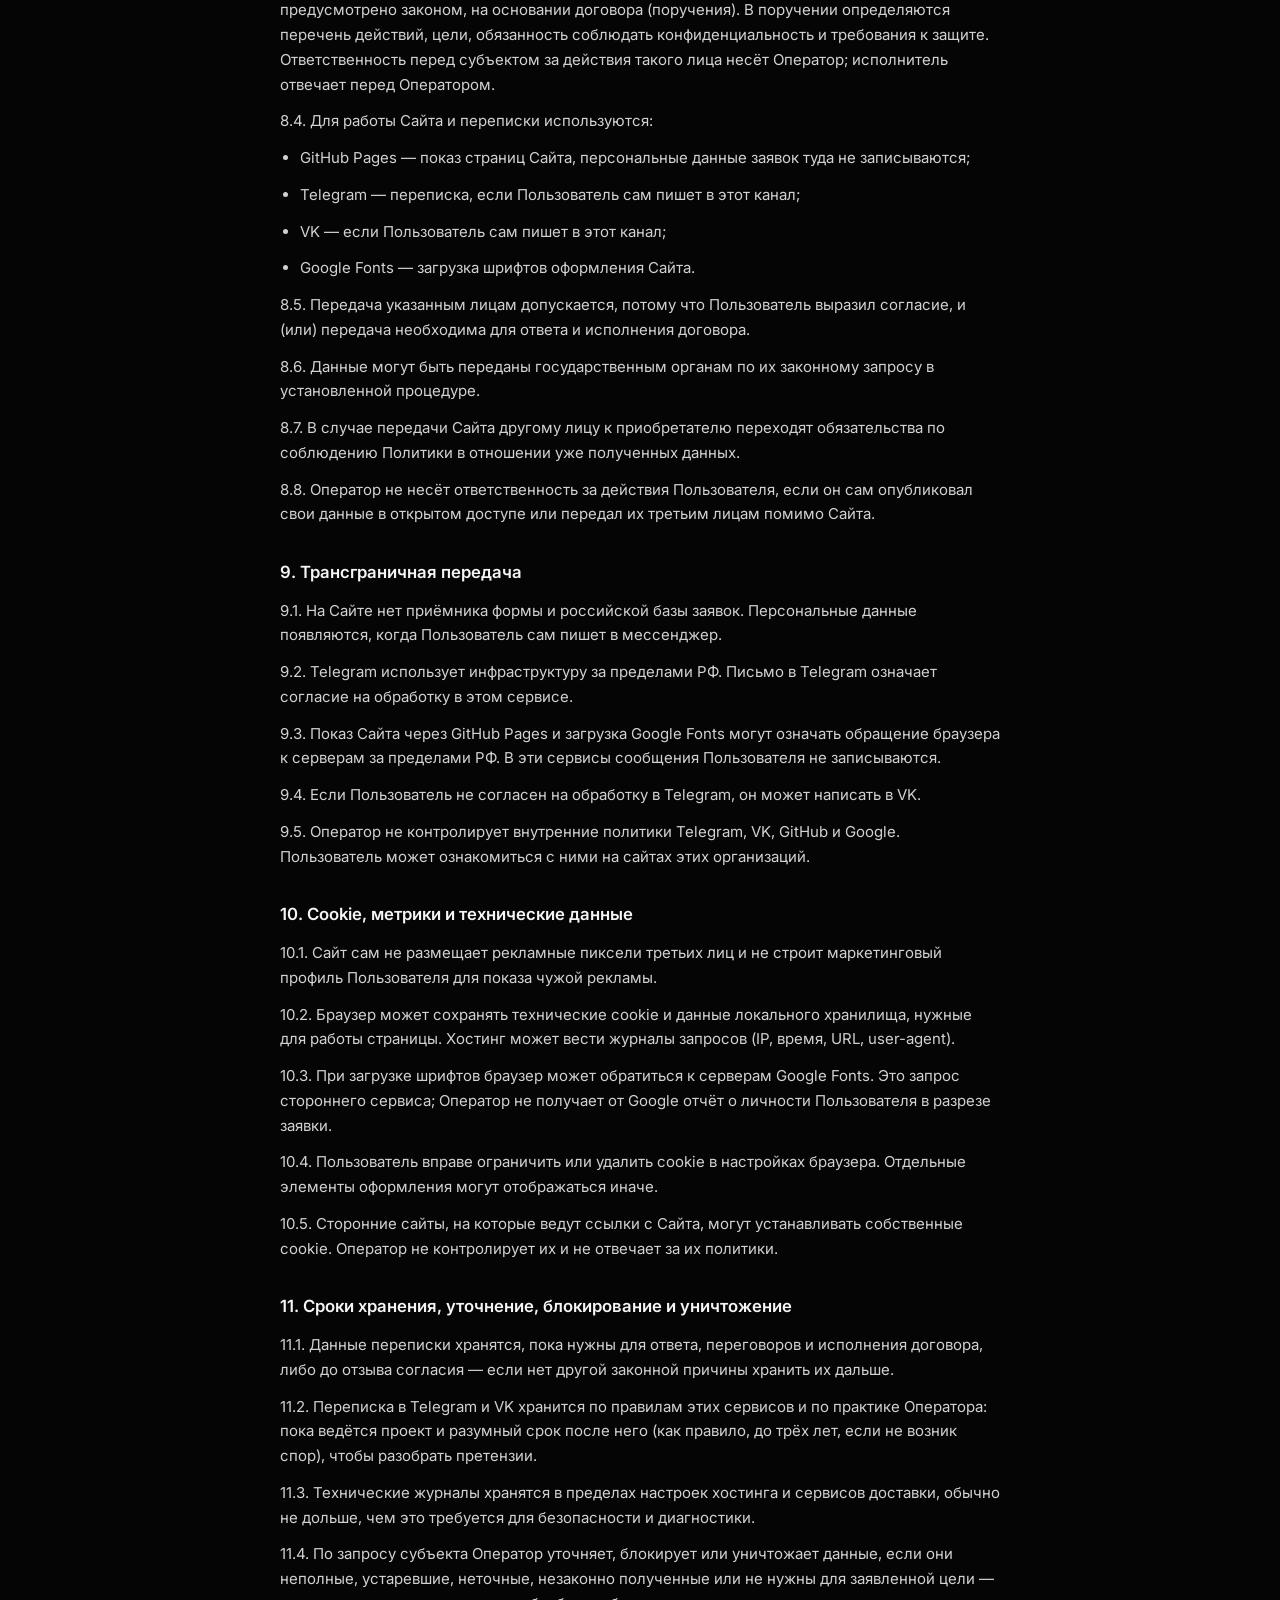
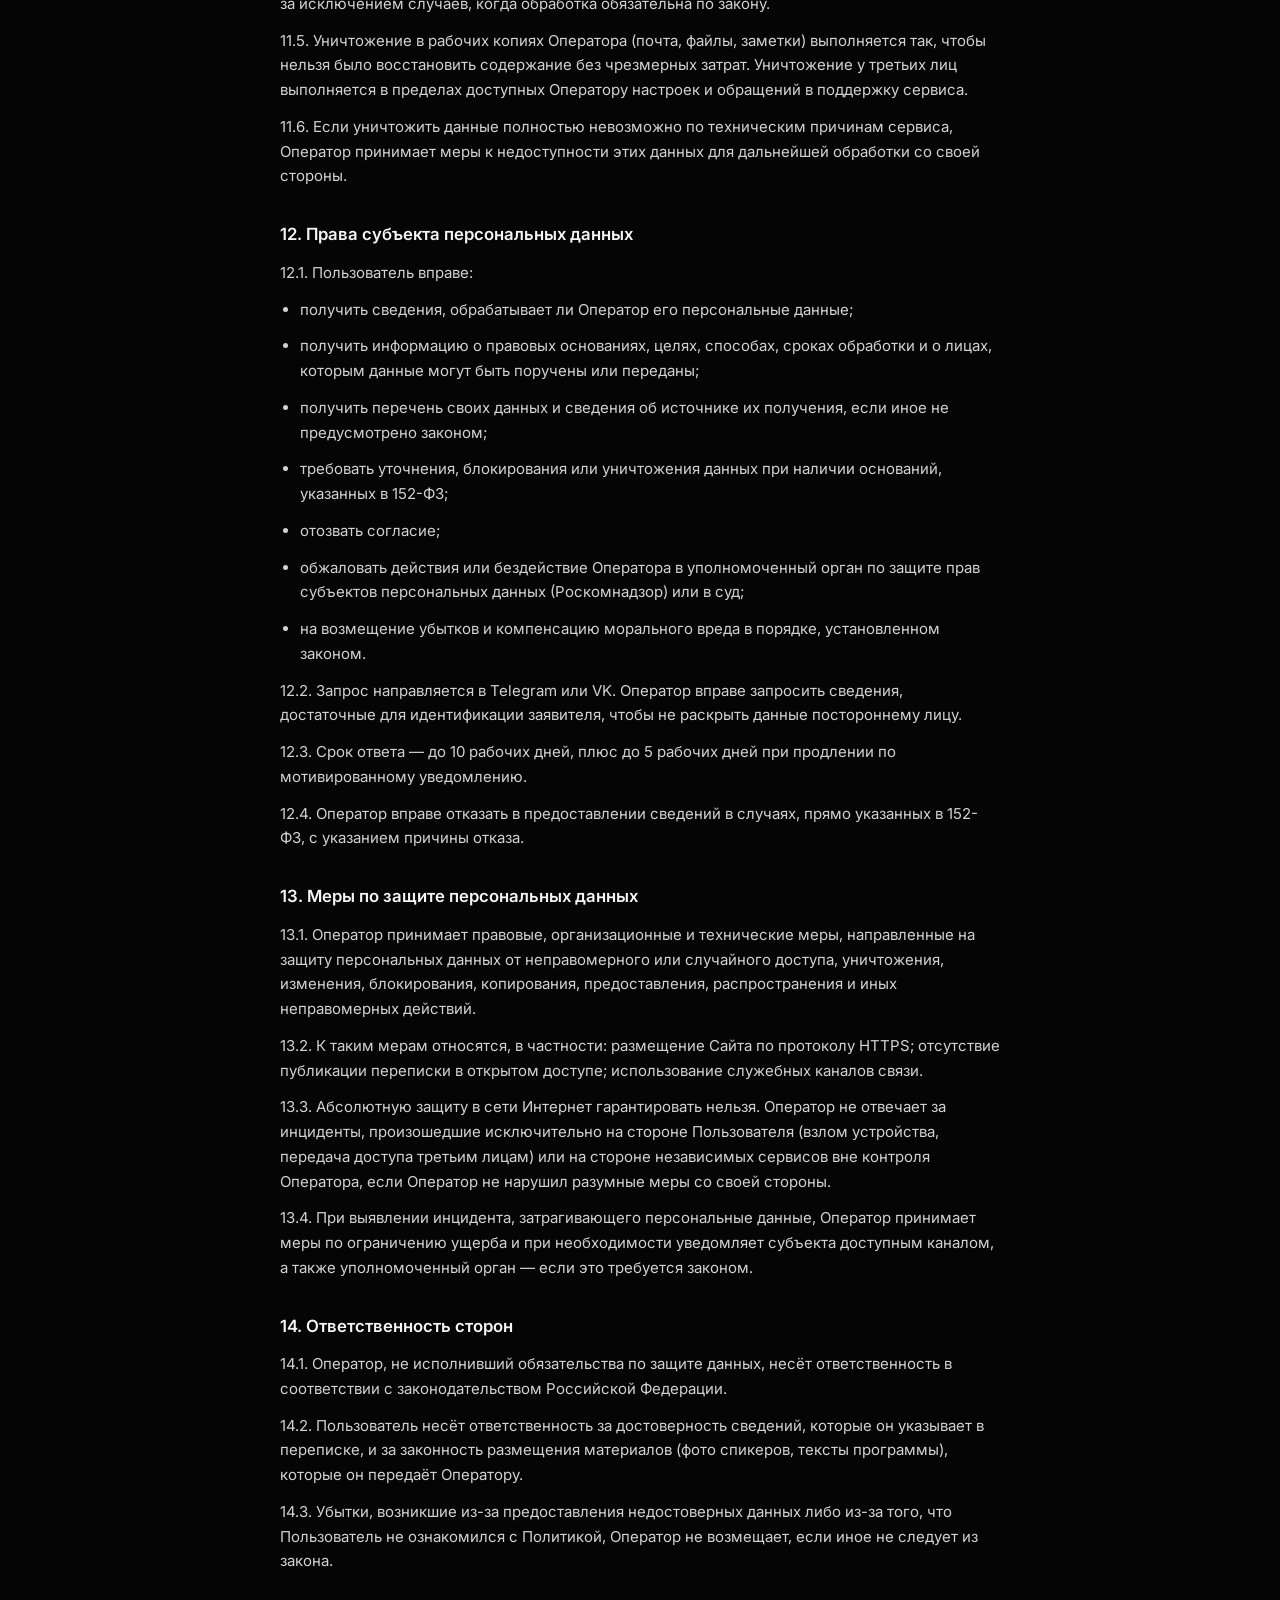
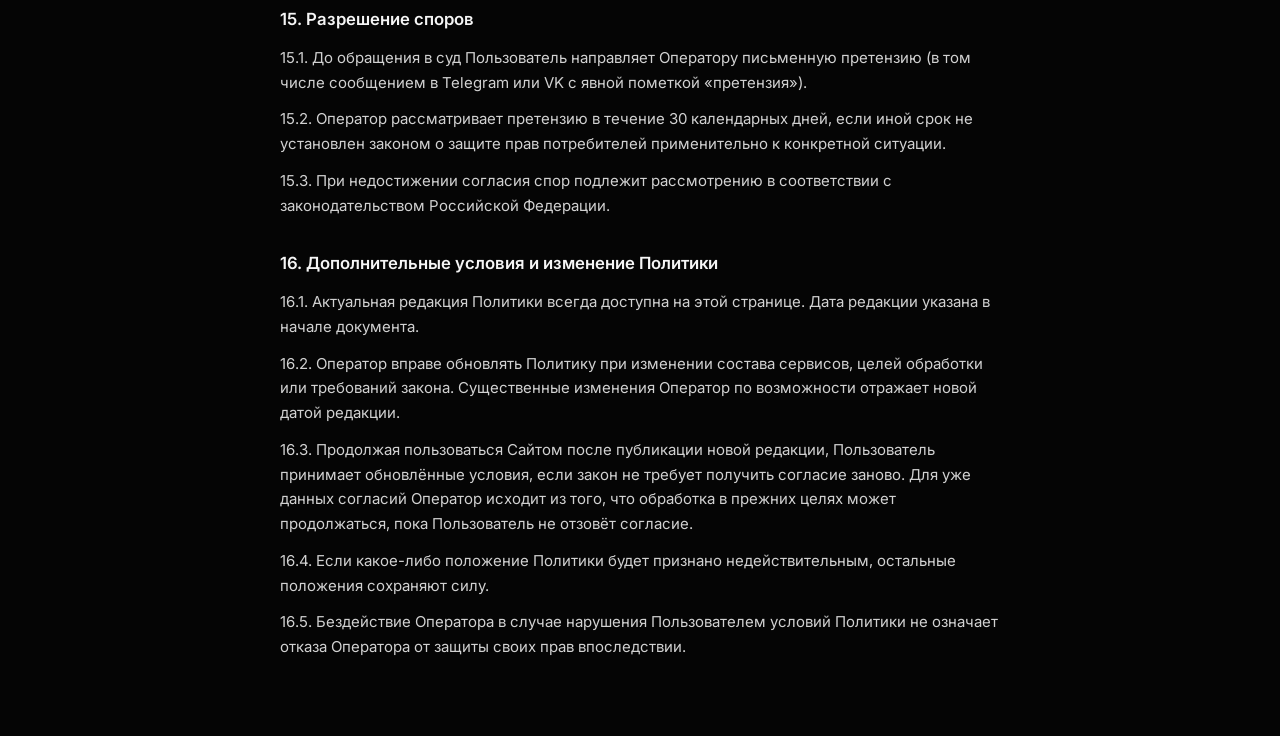
<file: marketing/privacy-policy.html>
<!DOCTYPE html>
<html lang="ru">
<head>
  <meta charset="UTF-8">
  <meta name="viewport" content="width=device-width, initial-scale=1.0, interactive-widget=overlays-content">
  <title>Политика обработки персональных данных — Станислав</title>
  <link rel="icon" href="./assets/favicon.svg?v=20260823j" type="image/svg+xml" />
  <link rel="icon" href="./assets/favicon.png?v=20260823j" type="image/png" sizes="256x256" />
  <link rel="apple-touch-icon" href="./assets/favicon.png?v=20260823j" />
  <link rel="preconnect" href="https://fonts.googleapis.com">
  <link rel="preconnect" href="https://fonts.gstatic.com" crossorigin>
  <link href="https://fonts.googleapis.com/css2?family=Inter:wght@400;500;600;700&display=swap" rel="stylesheet">
  <style>
    :root {
      --bg: #050505;
      --text: #f5f5f5;
      --muted: #949494;
      --line: rgba(255, 255, 255, 0.1);
      --orange: #e85d04;
    }

    * { box-sizing: border-box; margin: 0; padding: 0; }

    body {
      font-family: Inter, system-ui, sans-serif;
      font-size: 15px;
      line-height: 1.65;
      color: var(--text);
      background: var(--bg);
      padding: 2rem 1.25rem 4rem;
      max-width: 760px;
      margin: 0 auto;
    }

    a { color: var(--orange); }

    .back {
      display: inline-block;
      margin-bottom: 2rem;
      color: var(--muted);
      font-size: 13px;
      text-decoration: none;
    }

    .back:hover { color: var(--text); }

    h1 {
      font-size: 1.75rem;
      font-weight: 700;
      margin-bottom: 0.5rem;
      line-height: 1.25;
    }

    .meta {
      color: var(--muted);
      font-size: 13px;
      margin-bottom: 1.25rem;
    }

    .lead {
      margin-bottom: 1.5rem;
    }

    h2 {
      font-size: 1.05rem;
      font-weight: 600;
      margin: 2rem 0 0.75rem;
    }

    p, li { margin-bottom: 0.75rem; color: rgba(255, 255, 255, 0.82); }

    ul, ol { padding-left: 1.25rem; }

    ol { margin-bottom: 0.75rem; }

    .toc {
      margin: 0 0 2rem;
      padding: 1rem 1rem 1rem 2rem;
      border: 1px solid var(--line);
      border-radius: 12px;
    }

    .toc li { margin-bottom: 0.35rem; font-size: 14px; }

    .toc a {
      color: rgba(255, 255, 255, 0.78);
      text-decoration: none;
    }

    .toc a:hover { color: var(--orange); }
  </style>
</head>
<body>
  <a class="back" href="./index.html">← На главную</a>
  <h1>Политика обработки и защиты персональных данных</h1>
  <p class="meta">Станислав · сайты для курсов и онлайн-школ · редакция от 01.09.2026</p>
  <p class="lead">Настоящая Политика обработки и защиты персональных данных (далее — Политика) разработана в соответствии с Конституцией Российской Федерации, Федеральным законом от 27.07.2006 №&nbsp;152-ФЗ «О персональных данных» (далее — 152-ФЗ), Федеральным законом от 27.07.2006 №&nbsp;149-ФЗ «Об информации, информационных технологиях и о защите информации» и определяет порядок обработки персональных данных и меры по обеспечению их безопасности на сайте Станислава. Документ описывает только те процессы, которые реально происходят на этом сайте: просмотр страниц, переход в Telegram или VK и переписка по проекту. На Сайте нет школы, личного кабинета, публичной формы заявки, оплаты картой и рассылки рекламы третьих лиц.</p>

  <ol class="toc">
    <li><a href="#terms">Определение терминов</a></li>
    <li><a href="#general">Общие положения</a></li>
    <li><a href="#operator">Оператор</a></li>
    <li><a href="#subject">Предмет Политики и состав данных</a></li>
    <li><a href="#principles">Принципы обработки</a></li>
    <li><a href="#purposes">Цели и правовые основания</a></li>
    <li><a href="#consent">Согласие на обработку</a></li>
    <li><a href="#third">Условия обработки, поручение и передача третьим лицам</a></li>
    <li><a href="#cross">Трансграничная передача</a></li>
    <li><a href="#cookies">Cookie, метрики и технические данные</a></li>
    <li><a href="#storage">Сроки хранения, уточнение, блокирование и уничтожение</a></li>
    <li><a href="#rights">Права субъекта персональных данных</a></li>
    <li><a href="#security">Меры по защите персональных данных</a></li>
    <li><a href="#liability">Ответственность сторон</a></li>
    <li><a href="#disputes">Разрешение споров</a></li>
    <li><a href="#changes">Дополнительные условия и изменение Политики</a></li>
  </ol>

  <h2 id="terms">1. Определение терминов</h2>
  <p>1.1. В настоящей Политике используются следующие термины:</p>
  <p>1.1.1. <strong>Оператор</strong> — Станислав, оказывающий услуги по разработке сайтов для авторов курсов, онлайн-школ и организаторов ивентов, самостоятельно или совместно с другими лицами организующий и (или) осуществляющий обработку персональных данных, а также определяющий цели обработки, состав персональных данных и совершаемые с ними действия.</p>
  <p>1.1.2. <strong>Персональные данные</strong> — любая информация, относящаяся прямо или косвенно к определённому или определяемому физическому лицу (субъекту персональных данных).</p>
  <p>1.1.3. <strong>Обработка персональных данных</strong> — любое действие (операция) или совокупность действий, совершаемых с использованием средств автоматизации или без них, включая сбор, запись, систематизацию, накопление, хранение, уточнение (обновление, изменение), извлечение, использование, передачу (распространение, предоставление, доступ), обезличивание, блокирование, удаление, уничтожение персональных данных.</p>
  <p>1.1.4. <strong>Автоматизированная обработка</strong> — обработка персональных данных с помощью средств вычислительной техники.</p>
  <p>1.1.5. <strong>Распространение</strong> — действия, направленные на раскрытие персональных данных неопределённому кругу лиц.</p>
  <p>1.1.6. <strong>Предоставление</strong> — действия, направленные на раскрытие персональных данных определённому лицу или определённому кругу лиц.</p>
  <p>1.1.7. <strong>Блокирование</strong> — временное прекращение обработки персональных данных (за исключением случаев, когда обработка необходима для уточнения персональных данных).</p>
  <p>1.1.8. <strong>Уничтожение</strong> — действия, в результате которых становится невозможным восстановить содержание персональных данных в информационной системе и (или) уничтожаются материальные носители персональных данных.</p>
  <p>1.1.9. <strong>Обезличивание</strong> — действия, в результате которых становится невозможным без дополнительной информации определить принадлежность персональных данных конкретному субъекту.</p>
  <p>1.1.10. <strong>Информационная система персональных данных</strong> — совокупность содержащихся в базах данных персональных данных и обеспечивающих их обработку информационных технологий и технических средств, которыми пользуется Оператор (в том числе почта, мессенджеры и сервисы, указанные в Политике).</p>
  <p>1.1.11. <strong>Конфиденциальность персональных данных</strong> — обязательное для Оператора и иных лиц, получивших доступ к персональным данным, требование не раскрывать их третьим лицам и не распространять без согласия субъекта, если иное не предусмотрено федеральным законом.</p>
  <p>1.1.12. <strong>Пользователь</strong> — любой посетитель Сайта, в том числе автор курса, представитель школы или заказчик сайта, потенциальный клиент, субъект персональных данных.</p>
  <p>1.1.13. <strong>Сайт</strong> — интернет-страницы проекта Станислава, включая главную страницу, страницу кейса курса, настоящую Политику и связанные файлы, размещённые на том же домене или в том же репозитории GitHub Pages.</p>
  <p>1.1.14. <strong>IP-адрес</strong> — уникальный сетевой адрес узла в сети, построенной по протоколу IP.</p>
  <p>1.1.15. <strong>Файл cookie</strong> — небольшой фрагмент данных, который веб-сервер может передать браузеру Пользователя и который браузер может хранить и направлять обратно при последующих запросах.</p>
  <p>1.1.16. <strong>Срок обработки</strong> — период до достижения целей обработки либо до отзыва согласия, если иное не установлено законом или договором.</p>

  <h2 id="general">2. Общие положения</h2>
  <p>2.1. Политика применяется ко всей информации, которую Оператор может получить о Пользователе при посещении Сайта, переходе в Telegram или VK и переписке по заявке или договору.</p>
  <p>2.2. В рамках Политики под персональной информацией Пользователя понимаются:</p>
  <p>2.2.1. сведения, которые Пользователь указывает сам в сообщениях Оператору;</p>
  <p>2.2.2. данные, которые автоматически передаются при использовании Сайта: IP-адрес, сведения о браузере и устройстве, дата и время доступа, адрес запрашиваемой страницы, технические журналы хостинга, файлы cookie — если они создаются браузером или сторонним сервисом, подключённым к Сайту.</p>
  <p>2.3. На Сайте нет регистрации учётной записи, личного кабинета, интернет-эквайринга, подписки на рекламную рассылку и сбора паспортных данных, СНИЛС, ИНН, адресов проживания и реквизитов банковских счетов. Форма «Оставить заявку» — заглушка: введённые сведения не отправляются на сервер и не сохраняются у Оператора. Связь — только если Пользователь сам пишет в Telegram или VK.</p>
  <p>2.4. Оператор получает и начинает обработку персональных данных с момента, когда Пользователь сам направляет сведения в переписке (Telegram, VK или иными согласованными каналами). Направляя сообщение, Пользователь даёт согласие на обработку данных, указанных в Политике, в объёме, который он сообщил.</p>
  <p>2.5. Если Пользователь не согласен с Политикой, он не должен писать Оператору и передавать персональные данные.</p>
  <p>2.6. Оператор обязан по просьбе субъекта предоставить информацию, касающуюся обработки его персональных данных, в объёме, предусмотренном 152-ФЗ.</p>
  <p>2.7. Если предоставление отдельных сведений обязательно по федеральному закону, Оператор разъясняет юридические последствия отказа их предоставить.</p>
  <p>2.8. Оператор обеспечивает неограниченный доступ к настоящей Политике: она опубликована на Сайте по постоянной ссылке и доступна из подвала сайта.</p>
  <p>2.9. Вопросы, не урегулированные Политикой, решаются по законодательству Российской Федерации. К отношениям применяется право Российской Федерации.</p>
  <p>2.10. Сайт может содержать ссылки на сторонние ресурсы (кейс курса, мессенджеры). Политика не распространяется на сайты третьих лиц. Переходя по внешней ссылке, Пользователь действует по правилам соответствующего ресурса.</p>

  <h2 id="operator">3. Оператор</h2>
  <p>3.1. Оператор: <strong>Станислав</strong>, услуги по разработке сайтов для курсов и онлайн-школ.</p>
  <p>3.2. Контакты для запросов о персональных данных, отзыве согласия, уточнении, блокировании или уничтожении сведений:</p>
  <ul>
    <li>Telegram: <a href="https://t.me/stanislav5621" target="_blank" rel="noopener noreferrer">@stanislav5621</a></li>
    <li>VK: <a href="https://vk.ru/id1025918815" target="_blank" rel="noopener noreferrer">vk.ru/id1025918815</a></li>
  </ul>
  <p>3.3. Обращения принимаются в том же канале, через который Пользователь обычно пишет Оператору. Оператор рассматривает запрос в срок, установленный 152-ФЗ: до 10 рабочих дней со дня получения, с возможностью продления ещё на 5 рабочих дней при мотивированном уведомлении субъекта.</p>
  <p>3.4. Чтобы найти переписку, в запросе желательно указать ник в Telegram или VK, дату обращения и суть требования.</p>

  <h2 id="subject">4. Предмет Политики и состав данных</h2>
  <p>4.1. Политика устанавливает обязательства Оператора по неразглашению и обеспечению режима конфиденциальности персональных данных, которые Пользователь передаёт при получении информации об услугах, переписке и получении услуг Оператора.</p>
  <p>4.2. В отношении персональной информации Пользователя сохраняется конфиденциальность, кроме случаев, когда Пользователь добровольно сделал сведения общедоступными либо закон допускает раскрытие без согласия.</p>
  <p>4.3. Данные, которые Пользователь указывает сам в сообщениях Оператору:</p>
  <ul>
    <li>имя или как к нему обращаться;</li>
    <li>никнейм, ссылка, номер или иной идентификатор в Telegram либо VK;</li>
    <li>содержание сообщения и вложения, которые Пользователь сам присылает.</li>
  </ul>
  <p>4.4. Данные, которые могут появиться в переписке: ссылка на текущий лендинг или соцсети, адрес действующего сайта, описание программы и тарифов, тексты брифа, файлы макетов, реквизиты для договора — только если Пользователь сам их присылает.</p>
  <p>4.5. Технические данные: дата и время просмотра страниц, IP-адрес, тип браузера и устройства, URL, служебные журналы хостинга, данные cookie и обращения к Google Fonts.</p>
  <p>4.6. Специальные категории персональных данных (раса, национальность, политические взгляды, религиозные убеждения, состояние здоровья, интимная жизнь, биометрия) Оператор не запрашивает и не обрабатывает намеренно. Если Пользователь самостоятельно направит такие сведения в свободном тексте, Оператор просит не делать этого и удаляет их из рабочих копий при обнаружении, если закон не требует иного.</p>
  <p>4.7. Оператор не собирает данные несовершеннолетних целенаправленно. Если стало известно, что написал ребёнок без согласия законного представителя, Оператор прекращает обработку по обращению представителя.</p>

  <h2 id="principles">5. Принципы обработки</h2>
  <p>5.1. Обработка осуществляется на законной и справедливой основе.</p>
  <p>5.2. Обработка ограничивается достижением конкретных, заранее определённых и законных целей, указанных в разделе 6. Не допускается обработка, несовместимая с этими целями.</p>
  <p>5.3. Не допускается объединение баз данных, обработка которых ведётся в несовместимых целях. На Сайте нет нескольких разрозненных «кабинетов»; обращения обрабатываются как переписка с клиентами.</p>
  <p>5.4. Обрабатываются только данные, отвечающие целям обработки. Содержание и объём не должны быть избыточными.</p>
  <p>5.5. Обеспечиваются точность, достаточность и при необходимости актуальность данных. Неполные или неточные сведения уточняются или удаляются по обращению субъекта либо по инициативе Оператора, если ошибка очевидна.</p>
  <p>5.6. Хранение осуществляется в форме, позволяющей определить субъекта, не дольше, чем требуют цели обработки, если иной срок не установлен законом или договором.</p>
  <p>5.7. По достижении целей или при утрате необходимости в них данные уничтожаются либо обезличиваются, если иное не предусмотрено федеральным законом.</p>

  <h2 id="purposes">6. Цели и правовые основания</h2>
  <p>6.1. Сайт собирает и хранит только ту персональную информацию, которая нужна для ответа на обращение, подготовки и исполнения договора либо для требований закона.</p>
  <p>6.2. Цель: подготовка, заключение и исполнение гражданско-правового договора на разработку сайта, правки и сопровождение. Состав: имя, контакт в мессенджере, содержание переписки, материалы проекта. Способы: сбор, запись, хранение, использование, передача сервисам доставки сообщений, уточнение, удаление. Срок: до исполнения обязательств и истечения сроков на претензии, либо до отзыва согласия, если обработка держалась только на согласии.</p>
  <p>6.3. Цель: ответ на сообщение и бесплатный разбор текущего сайта курса или прогрева. Состав: данные, которые Пользователь сам присылает. Срок: до завершения консультации и разумный срок после неё для продолжения переписки, если Пользователь не отозвал согласие.</p>
  <p>6.4. Цель: обеспечение работоспособности Сайта и защита от злоупотреблений. Состав: технические данные из п. 4.5. Срок: в пределах журналов хостинга, как правило не дольше, чем это нужно для диагностики.</p>
  <p>6.5. Цель: исполнение законодательства Российской Федерации (ответы на законные запросы органов, учёт, если он возникнет при заключении договора). Состав и срок — в пределах соответствующего требования закона.</p>
  <p>6.6. Оператор не обрабатывает переписку для массового продвижения услуг третьих лиц и не продаёт базы контактов. Ответ в мессенджере — это ответ на конкретное обращение, а не рекламная рассылка «холодной» аудитории.</p>
  <p>6.7. Правовые основания: согласие субъекта (ст. 6 и 9 152-ФЗ); совершение действий, направленных на заключение договора по инициативе Пользователя; при необходимости — законные интересы Оператора в ответе на обращение, если они не нарушают права субъекта; иные основания, прямо указанные в 152-ФЗ.</p>

  <h2 id="consent">7. Согласие на обработку</h2>
  <p>7.1. Согласие является свободным, конкретным, информированным и сознательным. Пользователь даёт его, направляя сообщение Оператору. Ссылка на полный текст Политики размещена в подвале Сайта.</p>
  <p>7.2. Согласие распространяется на данные разделов 4 и 6 и на действия из определения обработки, в том числе на передачу лицам, указанным в разделе 8, и на трансграничную передачу по разделу 9 — в объёме, необходимом для работы Сайта и связи с Пользователем.</p>
  <p>7.3. Согласие действует со дня первого сообщения до отзыва либо до достижения целей — в зависимости от того, что наступит раньше, если закон не требует хранить сведения дольше.</p>
  <p>7.4. Отзыв направляется в Telegram или VK Оператора. Оператор прекращает обработку, которая держалась только на согласии, в срок не более 10 рабочих дней, если 152-ФЗ не устанавливает иное. Оператор вправе продолжить обработку без согласия, если это прямо допускает закон (исполнение уже заключённого договора, обязательный учёт, защита прав в споре).</p>
  <p>7.5. Написание Оператору в Telegram или VK означает, что Пользователь передаёт контакт и текст сообщения для ответа.</p>
  <p>7.6. Отзыв согласия не влияет на законность обработки, совершённой до отзыва.</p>

  <h2 id="third">8. Условия обработки, поручение и передача третьим лицам</h2>
  <p>8.1. Оператор не продаёт персональные данные и не передаёт их посторонним для их самостоятельного маркетинга.</p>
  <p>8.2. Конфиденциальность сохраняется, кроме случаев добровольного раскрытия Пользователем сведений неопределённому кругу лиц (например, публичный профиль в соцсети, на который он сам дал ссылку).</p>
  <p>8.3. Оператор вправе поручить обработку другому лицу с согласия субъекта, если иное не предусмотрено законом, на основании договора (поручения). В поручении определяются перечень действий, цели, обязанность соблюдать конфиденциальность и требования к защите. Ответственность перед субъектом за действия такого лица несёт Оператор; исполнитель отвечает перед Оператором.</p>
  <p>8.4. Для работы Сайта и переписки используются:</p>
  <ul>
    <li>GitHub Pages — показ страниц Сайта, персональные данные заявок туда не записываются;</li>
    <li>Telegram — переписка, если Пользователь сам пишет в этот канал;</li>
    <li>VK — если Пользователь сам пишет в этот канал;</li>
    <li>Google Fonts — загрузка шрифтов оформления Сайта.</li>
  </ul>
  <p>8.5. Передача указанным лицам допускается, потому что Пользователь выразил согласие, и (или) передача необходима для ответа и исполнения договора.</p>
  <p>8.6. Данные могут быть переданы государственным органам по их законному запросу в установленной процедуре.</p>
  <p>8.7. В случае передачи Сайта другому лицу к приобретателю переходят обязательства по соблюдению Политики в отношении уже полученных данных.</p>
  <p>8.8. Оператор не несёт ответственность за действия Пользователя, если он сам опубликовал свои данные в открытом доступе или передал их третьим лицам помимо Сайта.</p>

  <h2 id="cross">9. Трансграничная передача</h2>
  <p>9.1. На Сайте нет приёмника формы и российской базы заявок. Персональные данные появляются, когда Пользователь сам пишет в мессенджер.</p>
  <p>9.2. Telegram использует инфраструктуру за пределами РФ. Письмо в Telegram означает согласие на обработку в этом сервисе.</p>
  <p>9.3. Показ Сайта через GitHub Pages и загрузка Google Fonts могут означать обращение браузера к серверам за пределами РФ. В эти сервисы сообщения Пользователя не записываются.</p>
  <p>9.4. Если Пользователь не согласен на обработку в Telegram, он может написать в VK.</p>
  <p>9.5. Оператор не контролирует внутренние политики Telegram, VK, GitHub и Google. Пользователь может ознакомиться с ними на сайтах этих организаций.</p>

  <h2 id="cookies">10. Cookie, метрики и технические данные</h2>
  <p>10.1. Сайт сам не размещает рекламные пиксели третьих лиц и не строит маркетинговый профиль Пользователя для показа чужой рекламы.</p>
  <p>10.2. Браузер может сохранять технические cookie и данные локального хранилища, нужные для работы страницы. Хостинг может вести журналы запросов (IP, время, URL, user-agent).</p>
  <p>10.3. При загрузке шрифтов браузер может обратиться к серверам Google Fonts. Это запрос стороннего сервиса; Оператор не получает от Google отчёт о личности Пользователя в разрезе заявки.</p>
  <p>10.4. Пользователь вправе ограничить или удалить cookie в настройках браузера. Отдельные элементы оформления могут отображаться иначе.</p>
  <p>10.5. Сторонние сайты, на которые ведут ссылки с Сайта, могут устанавливать собственные cookie. Оператор не контролирует их и не отвечает за их политики.</p>

  <h2 id="storage">11. Сроки хранения, уточнение, блокирование и уничтожение</h2>
  <p>11.1. Данные переписки хранятся, пока нужны для ответа, переговоров и исполнения договора, либо до отзыва согласия — если нет другой законной причины хранить их дальше.</p>
  <p>11.2. Переписка в Telegram и VK хранится по правилам этих сервисов и по практике Оператора: пока ведётся проект и разумный срок после него (как правило, до трёх лет, если не возник спор), чтобы разобрать претензии.</p>
  <p>11.3. Технические журналы хранятся в пределах настроек хостинга и сервисов доставки, обычно не дольше, чем это требуется для безопасности и диагностики.</p>
  <p>11.4. По запросу субъекта Оператор уточняет, блокирует или уничтожает данные, если они неполные, устаревшие, неточные, незаконно полученные или не нужны для заявленной цели — за исключением случаев, когда обработка обязательна по закону.</p>
  <p>11.5. Уничтожение в рабочих копиях Оператора (почта, файлы, заметки) выполняется так, чтобы нельзя было восстановить содержание без чрезмерных затрат. Уничтожение у третьих лиц выполняется в пределах доступных Оператору настроек и обращений в поддержку сервиса.</p>
  <p>11.6. Если уничтожить данные полностью невозможно по техническим причинам сервиса, Оператор принимает меры к недоступности этих данных для дальнейшей обработки со своей стороны.</p>

  <h2 id="rights">12. Права субъекта персональных данных</h2>
  <p>12.1. Пользователь вправе:</p>
  <ul>
    <li>получить сведения, обрабатывает ли Оператор его персональные данные;</li>
    <li>получить информацию о правовых основаниях, целях, способах, сроках обработки и о лицах, которым данные могут быть поручены или переданы;</li>
    <li>получить перечень своих данных и сведения об источнике их получения, если иное не предусмотрено законом;</li>
    <li>требовать уточнения, блокирования или уничтожения данных при наличии оснований, указанных в 152-ФЗ;</li>
    <li>отозвать согласие;</li>
    <li>обжаловать действия или бездействие Оператора в уполномоченный орган по защите прав субъектов персональных данных (Роскомнадзор) или в суд;</li>
    <li>на возмещение убытков и компенсацию морального вреда в порядке, установленном законом.</li>
  </ul>
  <p>12.2. Запрос направляется в Telegram или VK. Оператор вправе запросить сведения, достаточные для идентификации заявителя, чтобы не раскрыть данные постороннему лицу.</p>
  <p>12.3. Срок ответа — до 10 рабочих дней, плюс до 5 рабочих дней при продлении по мотивированному уведомлению.</p>
  <p>12.4. Оператор вправе отказать в предоставлении сведений в случаях, прямо указанных в 152-ФЗ, с указанием причины отказа.</p>

  <h2 id="security">13. Меры по защите персональных данных</h2>
  <p>13.1. Оператор принимает правовые, организационные и технические меры, направленные на защиту персональных данных от неправомерного или случайного доступа, уничтожения, изменения, блокирования, копирования, предоставления, распространения и иных неправомерных действий.</p>
  <p>13.2. К таким мерам относятся, в частности: размещение Сайта по протоколу HTTPS; отсутствие публикации переписки в открытом доступе; использование служебных каналов связи.</p>
  <p>13.3. Абсолютную защиту в сети Интернет гарантировать нельзя. Оператор не отвечает за инциденты, произошедшие исключительно на стороне Пользователя (взлом устройства, передача доступа третьим лицам) или на стороне независимых сервисов вне контроля Оператора, если Оператор не нарушил разумные меры со своей стороны.</p>
  <p>13.4. При выявлении инцидента, затрагивающего персональные данные, Оператор принимает меры по ограничению ущерба и при необходимости уведомляет субъекта доступным каналом, а также уполномоченный орган — если это требуется законом.</p>

  <h2 id="liability">14. Ответственность сторон</h2>
  <p>14.1. Оператор, не исполнивший обязательства по защите данных, несёт ответственность в соответствии с законодательством Российской Федерации.</p>
  <p>14.2. Пользователь несёт ответственность за достоверность сведений, которые он указывает в переписке, и за законность размещения материалов (фото спикеров, тексты программы), которые он передаёт Оператору.</p>
  <p>14.3. Убытки, возникшие из-за предоставления недостоверных данных либо из-за того, что Пользователь не ознакомился с Политикой, Оператор не возмещает, если иное не следует из закона.</p>

  <h2 id="disputes">15. Разрешение споров</h2>
  <p>15.1. До обращения в суд Пользователь направляет Оператору письменную претензию (в том числе сообщением в Telegram или VK с явной пометкой «претензия»).</p>
  <p>15.2. Оператор рассматривает претензию в течение 30 календарных дней, если иной срок не установлен законом о защите прав потребителей применительно к конкретной ситуации.</p>
  <p>15.3. При недостижении согласия спор подлежит рассмотрению в соответствии с законодательством Российской Федерации.</p>

  <h2 id="changes">16. Дополнительные условия и изменение Политики</h2>
  <p>16.1. Актуальная редакция Политики всегда доступна на этой странице. Дата редакции указана в начале документа.</p>
  <p>16.2. Оператор вправе обновлять Политику при изменении состава сервисов, целей обработки или требований закона. Существенные изменения Оператор по возможности отражает новой датой редакции.</p>
  <p>16.3. Продолжая пользоваться Сайтом после публикации новой редакции, Пользователь принимает обновлённые условия, если закон не требует получить согласие заново. Для уже данных согласий Оператор исходит из того, что обработка в прежних целях может продолжаться, пока Пользователь не отзовёт согласие.</p>
  <p>16.4. Если какое-либо положение Политики будет признано недействительным, остальные положения сохраняют силу.</p>
  <p>16.5. Бездействие Оператора в случае нарушения Пользователем условий Политики не означает отказа Оператора от защиты своих прав впоследствии.</p>
</body>
</html>
</file>
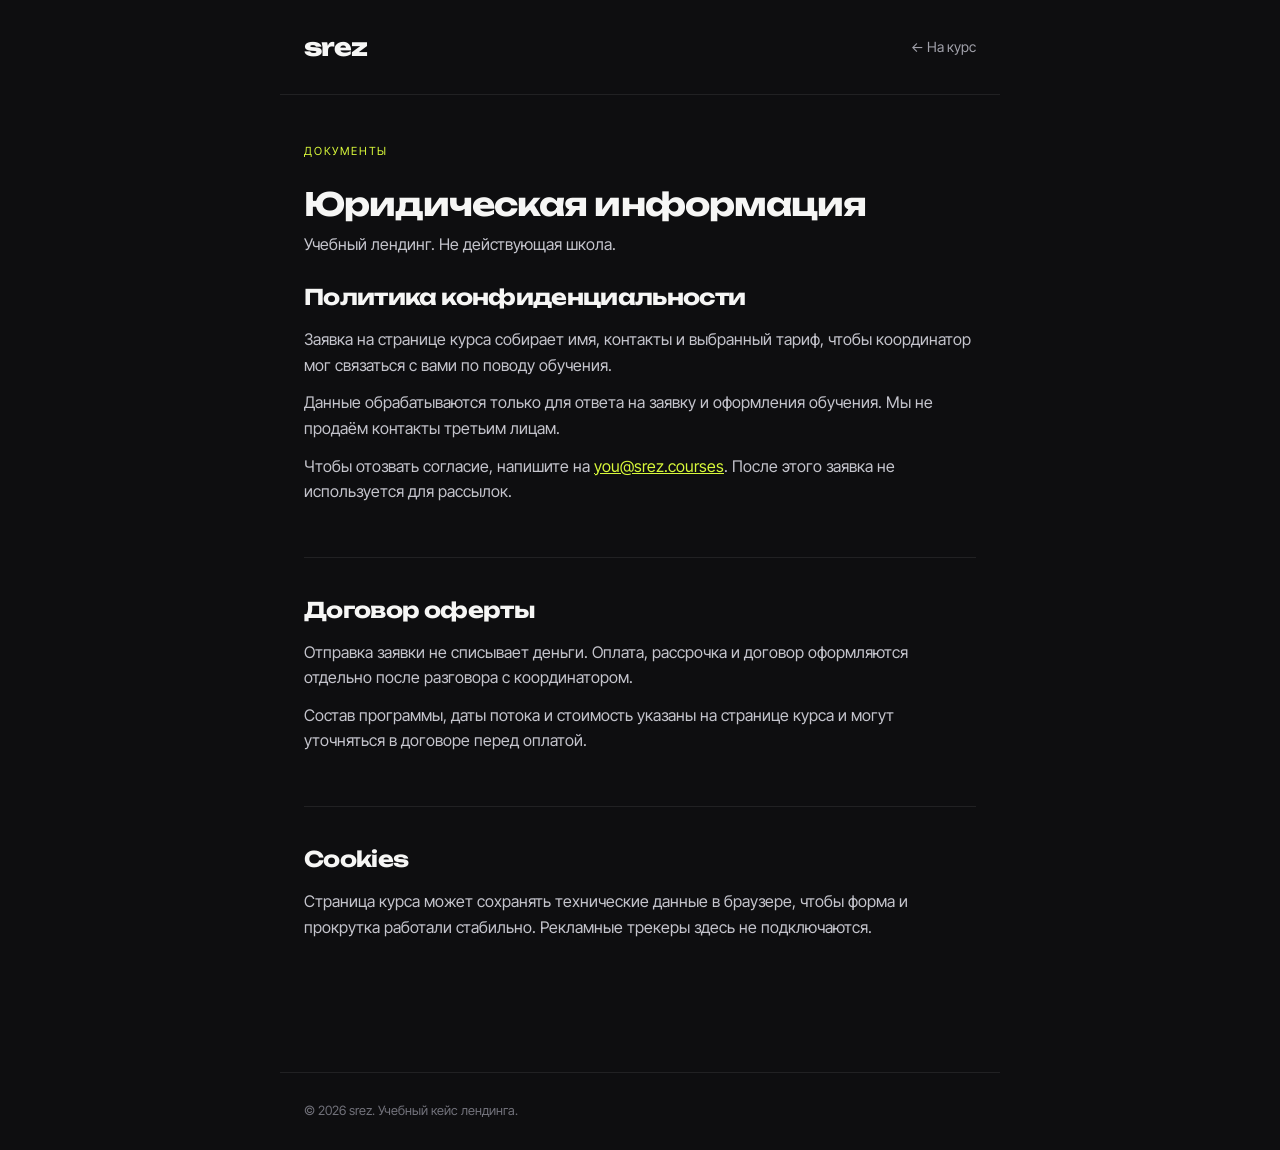
<file: marketing/mads/legal.html>
<!doctype html>
<html lang="ru">
  <head>
    <meta charset="UTF-8" />
    <meta name="viewport" content="width=device-width, initial-scale=1.0" />
    <title>Документы — srez</title>
    <meta name="description" content="Политика конфиденциальности, оферта и cookies учебного лендинга srez." />
    <link rel="preconnect" href="https://fonts.googleapis.com" />
    <link rel="preconnect" href="https://fonts.gstatic.com" crossorigin />
    <link
      href="https://fonts.googleapis.com/css2?family=Inter+Tight:wght@400;500;600&family=Unbounded:wght@700;800&display=swap"
      rel="stylesheet"
    />
    <style>
      * { box-sizing: border-box; }
      body {
        margin: 0;
        background: #0e0e10;
        color: #c4c4cc;
        font-family: "Inter Tight", sans-serif;
        line-height: 1.6;
      }
      a { color: #d8f83a; }
      header, footer {
        max-width: 720px;
        margin: 0 auto;
        padding: 28px 24px;
      }
      header {
        display: flex;
        justify-content: space-between;
        align-items: center;
        border-bottom: 1px solid rgba(255,255,255,.08);
      }
      .logo {
        font-family: Unbounded, sans-serif;
        font-weight: 800;
        color: #f6f6f5;
        text-decoration: none;
        font-size: 1.5rem;
        letter-spacing: -0.04em;
      }
      .back {
        color: #a1a1aa;
        text-decoration: none;
        font-size: 0.875rem;
      }
      .back:hover { color: #fff; }
      main { max-width: 720px; margin: 0 auto; padding: 48px 24px 80px; }
      h1, h2 {
        font-family: Unbounded, sans-serif;
        color: #f6f6f5;
        letter-spacing: -0.03em;
        line-height: 1.2;
      }
      h1 { font-size: clamp(1.5rem, 4vw, 2rem); margin: 0 0 8px; }
      .eyebrow {
        font-size: 0.7rem;
        letter-spacing: 0.16em;
        text-transform: uppercase;
        color: #d8f83a;
        margin-bottom: 24px;
      }
      section { padding: 40px 0; border-top: 1px solid rgba(255,255,255,.08); }
      section:first-of-type { border-top: 0; padding-top: 16px; }
      h2 { font-size: 1.35rem; margin: 0 0 16px; }
      p { margin: 0 0 12px; font-size: 1rem; }
      footer {
        border-top: 1px solid rgba(255,255,255,.08);
        color: #71717a;
        font-size: 0.8rem;
      }
    </style>
  </head>
  <body>
    <header>
      <a class="logo" href="./index.html">srez</a>
      <a class="back" href="./index.html">← На курс</a>
    </header>
    <main>
      <p class="eyebrow">Документы</p>
      <h1>Юридическая информация</h1>
      <p>Учебный лендинг. Не действующая школа.</p>

      <section id="privacy">
        <h2>Политика конфиденциальности</h2>
        <p>Заявка на странице курса собирает имя, контакты и выбранный тариф, чтобы координатор мог связаться с вами по поводу обучения.</p>
        <p>Данные обрабатываются только для ответа на заявку и оформления обучения. Мы не продаём контакты третьим лицам.</p>
        <p>Чтобы отозвать согласие, напишите на <a href="mailto:you@srez.courses">you@srez.courses</a>. После этого заявка не используется для рассылок.</p>
      </section>

      <section id="terms">
        <h2>Договор оферты</h2>
        <p>Отправка заявки не списывает деньги. Оплата, рассрочка и договор оформляются отдельно после разговора с координатором.</p>
        <p>Состав программы, даты потока и стоимость указаны на странице курса и могут уточняться в договоре перед оплатой.</p>
      </section>

      <section id="cookies">
        <h2>Cookies</h2>
        <p>Страница курса может сохранять технические данные в браузере, чтобы форма и прокрутка работали стабильно. Рекламные трекеры здесь не подключаются.</p>
      </section>
    </main>
    <footer>© 2026 srez. Учебный кейс лендинга.</footer>
  </body>
</html>
</file>
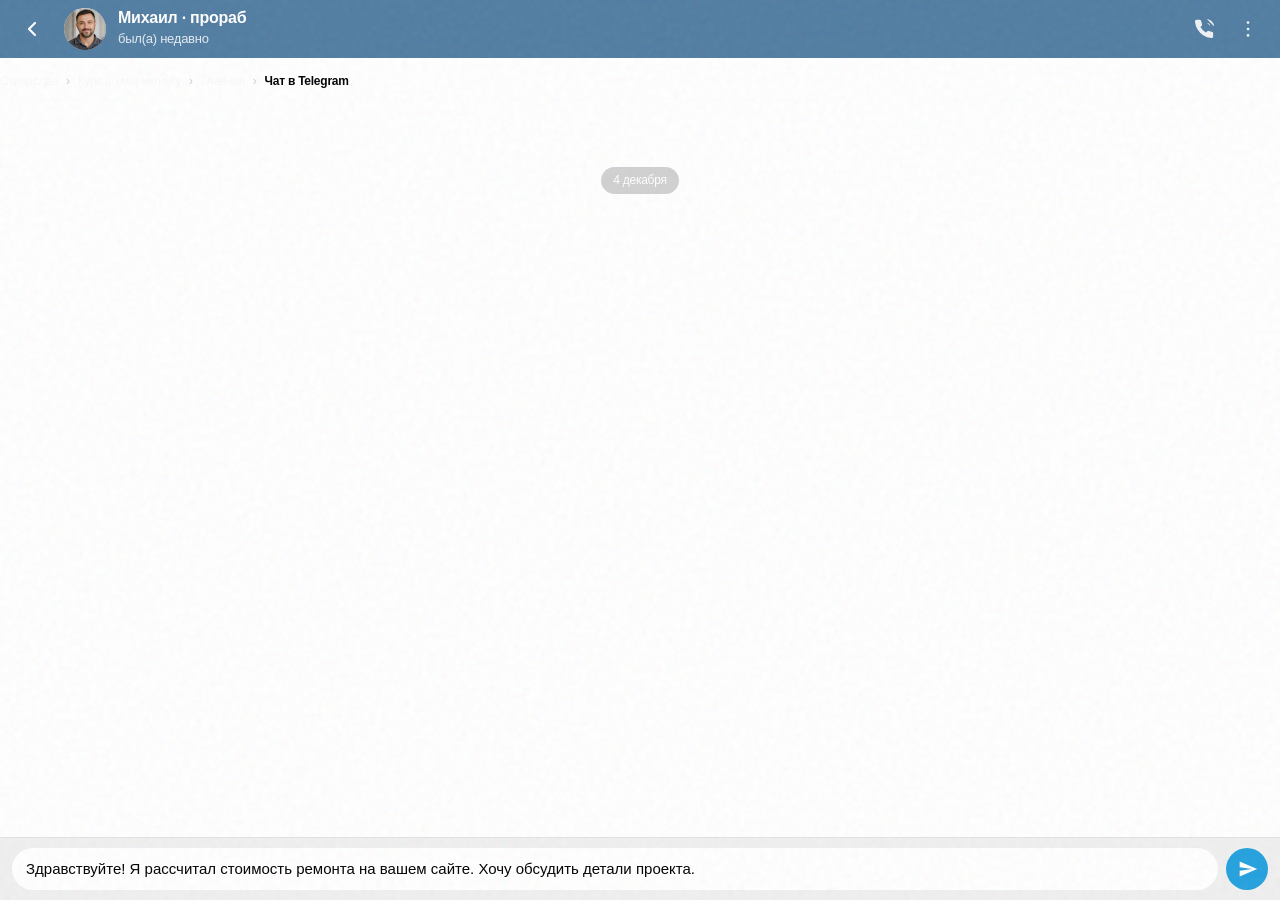
<file: marketing/timur/telegram-chat.html>
<!DOCTYPE html>
<html lang="ru">
<head>
  <meta charset="UTF-8">
  <meta name="viewport" content="width=device-width, initial-scale=1.0, interactive-widget=overlays-content, viewport-fit=cover">
  <title>Telegram — Михаил</title>
  <meta name="robots" content="noindex, nofollow">
  <link rel="stylesheet" href="css/style.css">
  <style>
    *, *::before, *::after { box-sizing: border-box; margin: 0; padding: 0; }

    :root {
      --tg-blue: #24A1DE;
      --tg-blue-dark: #1E8FC7;
      --tg-header: #517DA2;
      --tg-bg: #D5E8F7;
      --tg-bg-pattern: #C8DFF0;
      --tg-in: #FFFFFF;
      --tg-out: #EFFDDE;
      --tg-text: #000000;
      --tg-muted: #707579;
      --tg-time-out: #4CAF50;
      --tg-time-in: #A0ACB6;
      --tg-shadow: 0 1px 0.5px rgba(11, 20, 26, 0.13);
      --safe-bottom: env(safe-area-inset-bottom, 0px);
    }

    html, body {
      height: 100%;
      font-family: -apple-system, BlinkMacSystemFont, 'Segoe UI', Roboto, 'Helvetica Neue', Arial, sans-serif;
      background: var(--tg-header);
      color: var(--tg-text);
      -webkit-font-smoothing: antialiased;
    }

    .tg-app {
      display: flex;
      flex-direction: column;
      width: 100%;
      max-width: 100%;
      height: 100%;
      margin: 0;
      background: var(--tg-bg);
    }

    /* Шапка как в Telegram */
    .tg-header {
      display: flex;
      align-items: center;
      gap: 0.75rem;
      min-height: 56px;
      padding: 0.5rem 0.75rem;
      background: var(--tg-header);
      color: #fff;
      flex-shrink: 0;
      position: relative;
      z-index: 10;
    }

    .tg-header__back {
      display: flex;
      align-items: center;
      justify-content: center;
      width: 40px;
      height: 40px;
      border: none;
      background: transparent;
      color: #fff;
      cursor: pointer;
      border-radius: 50%;
      transition: background 0.15s;
      text-decoration: none;
      flex-shrink: 0;
    }
    .tg-header__back:hover { background: rgba(255, 255, 255, 0.12); }
    .tg-header__back svg { width: 24px; height: 24px; }

    .tg-header__avatar {
      width: 42px;
      height: 42px;
      border-radius: 50%;
      background: #e8e8e8;
      flex-shrink: 0;
      overflow: hidden;
      user-select: none;
    }
    .tg-header__avatar img {
      width: 100%;
      height: 100%;
      object-fit: cover;
      object-position: 50% 18%;
    }

    .tg-header__info { flex: 1; min-width: 0; }
    .tg-header__name {
      font-size: 1rem;
      font-weight: 600;
      line-height: 1.25;
      white-space: nowrap;
      overflow: hidden;
      text-overflow: ellipsis;
    }
    .tg-header__status {
      font-size: 0.8125rem;
      opacity: 0.85;
      margin-top: 1px;
    }
    .tg-header__status.is-online { color: #B8E986; }

    .tg-header__actions {
      display: flex;
      gap: 0.25rem;
      flex-shrink: 0;
    }
    .tg-header__icon {
      width: 40px;
      height: 40px;
      display: flex;
      align-items: center;
      justify-content: center;
      border-radius: 50%;
      opacity: 0.9;
    }
    .tg-header__icon svg { width: 22px; height: 22px; fill: currentColor; }

    /* Область чата с «обоями» Telegram */
    .tg-chat {
      flex: 1;
      overflow-y: auto;
      padding: 0.75rem 0.625rem 1rem;
      background-color: var(--tg-bg);
      background-image:
        radial-gradient(circle at 20% 30%, rgba(255,255,255,0.35) 0, transparent 45%),
        radial-gradient(circle at 80% 70%, rgba(255,255,255,0.25) 0, transparent 40%),
        url("data:image/svg+xml,%3Csvg width='60' height='60' viewBox='0 0 60 60' xmlns='http://www.w3.org/2000/svg'%3E%3Cg fill='none' fill-rule='evenodd'%3E%3Cg fill='%23ffffff' fill-opacity='0.08'%3E%3Cpath d='M36 34v-4h-2v4h-4v2h4v4h2v-4h4v-2h-4zm0-30V0h-2v4h-4v2h4v4h2V6h4V4h-4zM6 34v-4H4v4H0v2h4v4h2v-4h4v-2H6zM6 4V0H4v4H0v2h4v4h2V6h4V4H6z'/%3E%3C/g%3E%3C/g%3E%3C/svg%3E");
      scroll-behavior: smooth;
    }

    .tg-date {
      text-align: center;
      margin: 0.5rem 0 0.75rem;
    }
    .tg-date span {
      display: inline-block;
      padding: 0.25rem 0.75rem;
      border-radius: 9999px;
      background: rgba(0, 0, 0, 0.18);
      color: #fff;
      font-size: 0.75rem;
      font-weight: 500;
    }

    .tg-msg {
      display: flex;
      margin-bottom: 0.375rem;
      opacity: 0;
      transform: translateY(8px);
      animation: msgIn 0.35s ease forwards;
    }
    .tg-msg--out { justify-content: flex-end; }
    .tg-msg--in { justify-content: flex-start; }

    @keyframes msgIn {
      to { opacity: 1; transform: translateY(0); }
    }

    .tg-bubble {
      max-width: 82%;
      padding: 0.45rem 0.625rem 0.3rem;
      border-radius: 12px;
      box-shadow: var(--tg-shadow);
      position: relative;
      word-wrap: break-word;
    }
    .tg-msg--out .tg-bubble {
      background: var(--tg-out);
      border-bottom-right-radius: 4px;
    }
    .tg-msg--in .tg-bubble {
      background: var(--tg-in);
      border-bottom-left-radius: 4px;
    }

    .tg-bubble__text {
      font-size: 0.9375rem;
      line-height: 1.45;
      padding-right: 3.25rem;
    }

    .tg-bubble__meta {
      position: absolute;
      right: 0.5rem;
      bottom: 0.25rem;
      display: flex;
      align-items: center;
      gap: 0.2rem;
      font-size: 0.6875rem;
      line-height: 1;
    }
    .tg-msg--out .tg-bubble__meta { color: var(--tg-time-out); }
    .tg-msg--in .tg-bubble__meta { color: var(--tg-time-in); }

    .tg-bubble__check svg {
      width: 16px;
      height: 11px;
      fill: currentColor;
    }

    /* Индикатор «печатает…» */
    .tg-typing {
      display: none;
      justify-content: flex-start;
      margin-bottom: 0.375rem;
    }
    .tg-typing.is-visible { display: flex; animation: msgIn 0.25s ease forwards; }

    .tg-typing__bubble {
      background: var(--tg-in);
      border-radius: 12px;
      border-bottom-left-radius: 4px;
      padding: 0.75rem 1rem;
      box-shadow: var(--tg-shadow);
      display: flex;
      gap: 4px;
      align-items: center;
    }
    .tg-typing__dot {
      width: 7px;
      height: 7px;
      border-radius: 50%;
      background: #90949A;
      animation: typingDot 1.2s infinite ease-in-out;
    }
    .tg-typing__dot:nth-child(2) { animation-delay: 0.15s; }
    .tg-typing__dot:nth-child(3) { animation-delay: 0.3s; }

    @keyframes typingDot {
      0%, 60%, 100% { transform: translateY(0); opacity: 0.45; }
      30% { transform: translateY(-4px); opacity: 1; }
    }

    /* Нижняя панель */
    .tg-footer {
      flex-shrink: 0;
      background: #F0F0F0;
      border-top: 1px solid rgba(0, 0, 0, 0.06);
      padding: 0.625rem 0.75rem calc(0.625rem + var(--safe-bottom));
    }

    .tg-compose {
      display: flex;
      align-items: flex-end;
      gap: 0.5rem;
    }

    .tg-compose__input {
      flex: 1;
      min-height: 42px;
      max-height: 120px;
      padding: 0.625rem 0.875rem;
      border: none;
      border-radius: 21px;
      background: #fff;
      font-size: 0.9375rem;
      line-height: 1.4;
      color: var(--tg-text);
      outline: none;
      resize: none;
      font-family: inherit;
      overflow-y: auto;
    }

    .tg-compose__send {
      width: 42px;
      height: 42px;
      border: none;
      border-radius: 50%;
      background: var(--tg-blue);
      color: #fff;
      display: flex;
      align-items: center;
      justify-content: center;
      flex-shrink: 0;
      cursor: pointer;
      text-decoration: none;
      transition: background 0.15s;
    }
    .tg-compose__send:hover { background: var(--tg-blue-dark); }
    .tg-compose__send svg { width: 20px; height: 20px; fill: currentColor; margin-left: 2px; }

    @media (min-width: 481px) {
      body {
        background: var(--tg-bg);
      }
    }
  </style>
  <link rel="stylesheet" href="css/breadcrumbs.css">
</head>
<body>
  <div class="tg-app">
    <header class="tg-header">
      <a class="tg-header__back" href="index.html#calculator" aria-label="Назад на сайт">
        <svg viewBox="0 0 24 24" fill="none" stroke="currentColor" stroke-width="2.2" stroke-linecap="round" stroke-linejoin="round">
          <path d="M15 18l-6-6 6-6"/>
        </svg>
      </a>
      <div class="tg-header__avatar" aria-hidden="true"><img src="images/timur-avatar.png" alt="" width="42" height="42" loading="eager"></div>
      <div class="tg-header__info">
        <div class="tg-header__name">Михаил · прораб</div>
        <div id="headerStatus" class="tg-header__status">был(а) недавно</div>
      </div>
      <div class="tg-header__actions" aria-hidden="true">
        <span class="tg-header__icon">
          <svg viewBox="0 0 24 24"><path d="M15.05 5A5 5 0 0 1 19 8.95M15.05 1A9 9 0 0 1 23 8.94M22 16.92v3a2 2 0 0 1-2.18 2 19.79 19.79 0 0 1-8.63-3.07 19.5 19.5 0 0 1-6-6 19.79 19.79 0 0 1-3.07-8.67A2 2 0 0 1 4.11 2h3a2 2 0 0 1 2 1.72c.127.96.361 1.903.7 2.81a2 2 0 0 1-.45 2.11L8.09 9.91a16 16 0 0 0 6 6l1.27-1.27a2 2 0 0 1 2.11-.45c.907.339 1.85.573 2.81.7A2 2 0 0 1 22 16.92z"/></svg>
        </span>
        <span class="tg-header__icon">
          <svg viewBox="0 0 24 24"><circle cx="12" cy="5" r="1.5"/><circle cx="12" cy="12" r="1.5"/><circle cx="12" cy="19" r="1.5"/></svg>
        </span>
      </div>
    </header>


    <div class="site-breadcrumbs-wrap hero-wide px-5 lg:px-10">
      <nav class="site-breadcrumbs" data-breadcrumbs-root aria-label="Хлебные крошки"></nav>
    </div>
    <main id="chatArea" class="tg-chat">
      <div class="tg-date"><span id="chatDate">Сегодня</span></div>
    </main>

    <footer class="tg-footer">
      <div class="tg-compose">
        <textarea id="composeInput" class="tg-compose__input" rows="1" readonly aria-label="Текст сообщения"></textarea>
        <a id="sendBtn" class="tg-compose__send" href="#" target="_blank" rel="noopener noreferrer" aria-label="Отправить в Telegram">
          <svg viewBox="0 0 24 24"><path d="M2.01 21L23 12 2.01 3 2 10l15 2-15 2z"/></svg>
        </a>
      </div>
    </footer>
  </div>

  <script>
    // @username прораба без собачки — должен совпадать с index.html
    const TELEGRAM_USERNAME = 'stanislav5621';

    const fmt = n => Number(n).toLocaleString('ru-RU');

    function formatChatDate(d) {
      const months = ['января', 'февраля', 'марта', 'апреля', 'мая', 'июня',
        'июля', 'августа', 'сентября', 'октября', 'ноября', 'декабря'];
      return d.getDate() + ' ' + months[d.getMonth()];
    }

    // Читаем параметры расчёта из URL
    function readParams() {
      const p = new URLSearchParams(location.search);
      const min = parseInt(p.get('min'), 10);
      const max = parseInt(p.get('max'), 10);
      return {
        min: Number.isFinite(min) ? min : null,
        max: Number.isFinite(max) ? max : null,
        service: p.get('service') || 'ремонт',
        area: p.get('area') ? parseInt(p.get('area'), 10) : null,
        category: p.get('category') || '',
      };
    }

    function buildUserMessage(data) {
      if (data.min != null && data.max != null) {
        const sumText = fmt(data.min) + ' – ' + fmt(data.max);
        return 'Здравствуйте! Я рассчитал стоимость ремонта на вашем сайте. Итоговая сумма получилась: '
          + sumText + ' руб. Хочу обсудить детали проекта.';
      }
      return 'Здравствуйте! Я рассчитал стоимость ремонта на вашем сайте. Хочу обсудить детали проекта.';
    }

    function buildTelegramDeepLink(userText) {
      return 'https://t.me/' + TELEGRAM_USERNAME + '?text=' + encodeURIComponent(userText);
    }

    function autoResizeTextarea(el) {
      el.style.height = 'auto';
      el.style.height = Math.min(el.scrollHeight, 120) + 'px';
    }

    // Подставляем текст расчёта в поле ввода
    (function init() {
      const data = readParams();
      const userText = buildUserMessage(data);

      document.getElementById('chatDate').textContent = formatChatDate(new Date());

      const composeInput = document.getElementById('composeInput');
      composeInput.value = userText;
      autoResizeTextarea(composeInput);

      document.getElementById('sendBtn').href = buildTelegramDeepLink(userText);
    })();
  </script>
  <script src="js/breadcrumbs.js" defer></script>
</body>
</html>
</file>
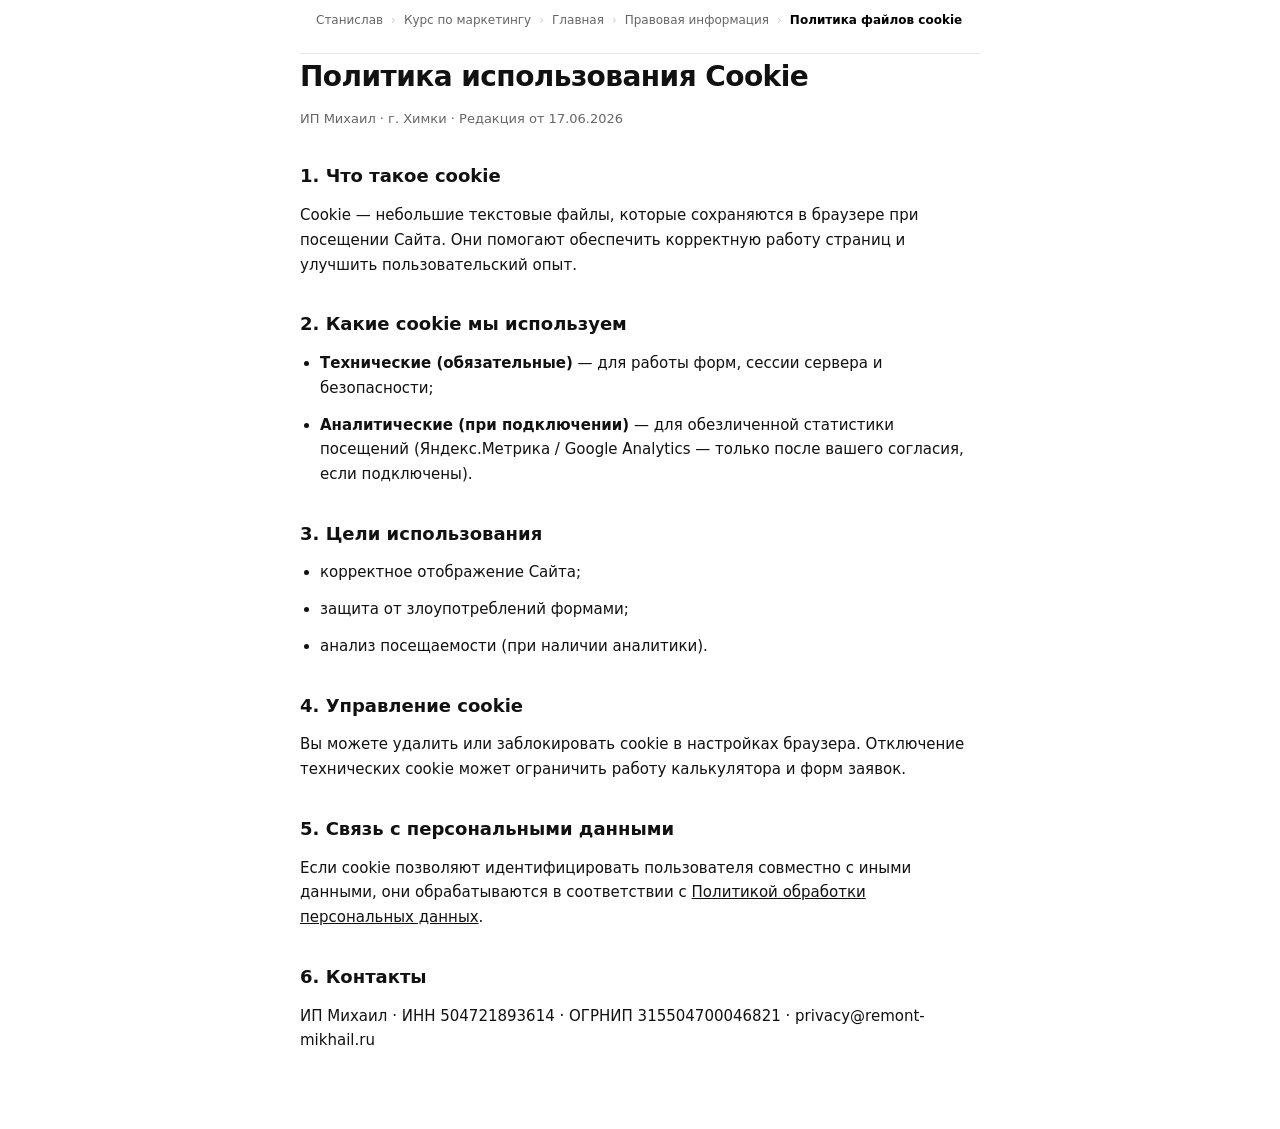
<file: marketing/timur/legal/cookie-policy.html>
<!DOCTYPE html>
<html lang="ru">
<head>
  <meta charset="UTF-8">
  <meta name="viewport" content="width=device-width, initial-scale=1.0, interactive-widget=overlays-content">
  <title>Политика использования Cookie — Ремонт от Михаила</title>
  <link rel="stylesheet" href="legal.css">
  <link rel="stylesheet" href="../css/breadcrumbs.css">
</head>
<body class="breadcrumbs-legal">

    <div class="site-breadcrumbs-wrap hero-wide px-5 lg:px-10">
      <nav class="site-breadcrumbs" data-breadcrumbs-root aria-label="Хлебные крошки"></nav>
    </div>
  <h1>Политика использования Cookie</h1>
  <p class="meta">ИП Михаил · г. Химки · Редакция от 17.06.2026</p>

  <h2>1. Что такое cookie</h2>
  <p>Cookie — небольшие текстовые файлы, которые сохраняются в браузере при посещении Сайта. Они помогают обеспечить корректную работу страниц и улучшить пользовательский опыт.</p>

  <h2>2. Какие cookie мы используем</h2>
  <ul>
    <li><strong>Технические (обязательные)</strong> — для работы форм, сессии сервера и безопасности;</li>
    <li><strong>Аналитические (при подключении)</strong> — для обезличенной статистики посещений (Яндекс.Метрика / Google Analytics — только после вашего согласия, если подключены).</li>
  </ul>

  <h2>3. Цели использования</h2>
  <ul>
    <li>корректное отображение Сайта;</li>
    <li>защита от злоупотреблений формами;</li>
    <li>анализ посещаемости (при наличии аналитики).</li>
  </ul>

  <h2>4. Управление cookie</h2>
  <p>Вы можете удалить или заблокировать cookie в настройках браузера. Отключение технических cookie может ограничить работу калькулятора и форм заявок.</p>

  <h2>5. Связь с персональными данными</h2>
  <p>Если cookie позволяют идентифицировать пользователя совместно с иными данными, они обрабатываются в соответствии с <a href="privacy-policy.html">Политикой обработки персональных данных</a>.</p>

  <h2>6. Контакты</h2>
  <p>ИП Михаил · ИНН 504721893614 · ОГРНИП 315504700046821 · privacy@remont-mikhail.ru</p>
  <script src="../js/breadcrumbs.js" defer></script>
</body>
</html>
</file>
<file: marketing/timur/css/style.css>
@import url("https://fonts.googleapis.com/css2?family=Inter:wght@300;400;500;600&family=Inter+Tight:wght@500;600;700;800&display=swap");

:root {
  --bg: #0b0d13;
  --fg: #f4f5f3;
  --muted: rgba(244, 245, 243, 0.58);
  --line: rgba(244, 245, 243, 0.12);
  --line-strong: rgba(244, 245, 243, 0.22);
  --soft: #141820;
  --pad: clamp(1.15rem, 4.2vw, 4.25rem);
  --ease: cubic-bezier(0.16, 1, 0.3, 1);
  --radius: 1.15rem;
}

*,
*::before,
*::after {
  box-sizing: border-box;
}

html {
  scroll-behavior: smooth;
  overflow-x: hidden;
}

body {
  margin: 0;
  overflow-x: hidden;
  background: var(--bg);
  color: var(--fg);
  font-family: Inter, ui-sans-serif, system-ui, sans-serif;
  font-size: 1.02rem;
  font-weight: 400;
  line-height: 1.55;
  letter-spacing: -0.015em;
  cursor: none;
}

body::before {
  content: "";
  pointer-events: none;
  position: fixed;
  inset: 0;
  z-index: 70;
  opacity: 0.14;
  background-image: url("data:image/svg+xml,%3Csvg viewBox='0 0 160 160' xmlns='http://www.w3.org/2000/svg'%3E%3Cfilter id='n'%3E%3CfeTurbulence type='fractalNoise' baseFrequency='.85' numOctaves='2' stitchTiles='stitch'/%3E%3C/filter%3E%3Crect width='100%25' height='100%25' filter='url(%23n)' opacity='.5'/%3E%3C/svg%3E");
}

a {
  color: inherit;
  text-decoration: none;
}

button,
input,
textarea {
  font: inherit;
  color: inherit;
}

img {
  max-width: 100%;
  display: block;
}

.progress {
  position: fixed;
  top: 0;
  left: 0;
  z-index: 90;
  height: 2px;
  width: 0;
  background: #111;
  transform-origin: left;
}

.cursor {
  position: fixed;
  z-index: 80;
  width: 12px;
  height: 12px;
  border-radius: 50%;
  background: #fff;
  mix-blend-mode: difference;
  pointer-events: none;
  transform: translate(-50%, -50%);
  transition: width 0.28s var(--ease), height 0.28s var(--ease);
}

.cursor.is-hover {
  width: 48px;
  height: 48px;
  background: transparent;
  border: 1px solid #fff;
}

@media (pointer: coarse) {
  body {
    cursor: auto;
  }
  .cursor {
    display: none;
  }
}

.skip {
  position: absolute;
  left: -999px;
}

.sr-only {
  position: absolute;
  width: 1px;
  height: 1px;
  overflow: hidden;
  clip: rect(0, 0, 0, 0);
}

.topbar {
  position: sticky;
  top: 0;
  z-index: 40;
  display: flex;
  align-items: center;
  justify-content: space-between;
  gap: 1rem;
  padding: 1.1rem var(--pad);
  color: #111;
  background: transparent;
}

.topbar-start {
  display: flex;
  align-items: baseline;
  gap: 0.85rem;
  min-width: 0;
}

.stan-back {
  font-size: 0.7rem;
  font-weight: 600;
  letter-spacing: 0.12em;
  text-transform: uppercase;
  color: inherit;
  opacity: 0.55;
  text-decoration: none;
}

.stan-back:hover {
  opacity: 1;
}

.logo {
  font-family: "Inter Tight", Inter, sans-serif;
  font-weight: 700;
  letter-spacing: -0.07em;
  font-size: 1.35rem;
}

.topbar-actions {
  display: flex;
  gap: 0.45rem;
}

.pill {
  display: inline-flex;
  align-items: center;
  gap: 0.55rem;
  min-height: 2.55rem;
  padding: 0 1rem 0 1.15rem;
  border-radius: 999px;
  background: #e8e8e8;
  color: #111;
  font-size: 0.68rem;
  font-weight: 600;
  letter-spacing: 0.08em;
  text-transform: uppercase;
  border: 0;
  transition: transform 0.35s var(--ease), background 0.35s var(--ease);
}

.pill:hover,
.pill:focus-visible {
  transform: scale(1.03);
  background: #dedede;
}

.pill--dark {
  background: #111;
  color: #fff;
}

.pill--dark:hover,
.pill--dark:focus-visible {
  background: #000;
  color: #fff;
}

.dots {
  width: 1.35rem;
  height: 1.35rem;
  border-radius: 50%;
  background: #2a2a2a;
  position: relative;
}

.dots::before,
.dots::after {
  content: "";
  position: absolute;
  top: 50%;
  width: 4px;
  height: 4px;
  border-radius: 50%;
  background: #fff;
  transform: translateY(-50%);
}

.dots::before {
  left: 4px;
}

.dots::after {
  right: 4px;
}

.pill-ico {
  font-size: 0.7rem;
}

.hero {
  position: relative;
  min-height: 100svh;
  margin-top: -4.7rem;
  padding: 0;
  display: block;
  background: #f5f5f5;
  color: #111;
  overflow: hidden;
}

.hero-giant {
  position: absolute;
  left: 62%;
  top: 47%;
  transform: translate(-38%, -50%);
  margin: 0;
  font-family: "Inter Tight", Inter, sans-serif;
  font-weight: 800;
  font-size: clamp(5.8rem, 22vw, 18rem);
  letter-spacing: -0.085em;
  line-height: 0.78;
  white-space: nowrap;
  pointer-events: none;
  z-index: 1;
}

.hero-art {
  position: absolute;
  left: 68%;
  top: 49%;
  width: min(34vw, 26rem);
  margin: 0;
  transform: translate(-28%, -50%);
  z-index: 2;
  background: transparent;
  mix-blend-mode: normal;
  pointer-events: auto;
  filter: drop-shadow(0 18px 28px rgba(0, 0, 0, 0.18));
}

.hero-art img {
  display: block;
  width: 100%;
  height: auto;
  background: transparent;
}

.hero-tag {
  position: absolute;
  left: var(--pad);
  bottom: 22vh;
  z-index: 3;
  margin: 0;
  max-width: 14rem;
  font-family: "Inter Tight", Inter, sans-serif;
  font-weight: 700;
  font-size: clamp(1.15rem, 2.4vw, 1.7rem);
  letter-spacing: -0.05em;
  line-height: 1.15;
}

.scroll-hint {
  position: absolute;
  left: var(--pad);
  bottom: 1.4rem;
  z-index: 3;
  margin: 0;
  font-size: 0.92rem;
  color: #b5b5b5;
  letter-spacing: 0;
  text-transform: none;
}

.topbar.is-dark {
  color: var(--fg);
  background: linear-gradient(to bottom, rgba(11, 13, 19, 0.92), transparent);
}

.topbar.is-dark .logo {
  color: var(--fg);
}

.topbar.is-dark .pill {
  background: rgba(244, 245, 243, 0.12);
  color: var(--fg);
}

.topbar.is-dark .pill--dark {
  background: var(--fg);
  color: var(--bg);
}

.nav {
  display: none;
  gap: 1.35rem;
  font-size: 0.8rem;
  letter-spacing: -0.02em;
}

.nav a {
  position: relative;
  opacity: 0.72;
  transition: opacity 0.25s var(--ease);
}

.nav a::after {
  content: "";
  position: absolute;
  left: 0;
  bottom: -0.28rem;
  width: 100%;
  height: 1px;
  background: currentColor;
  transform: scaleX(0);
  transform-origin: left;
  transition: transform 0.35s var(--ease);
}

.nav a:hover,
.nav a:focus-visible {
  opacity: 1;
}

.nav a:hover::after,
.nav a:focus-visible::after {
  transform: scaleX(1);
}

.burger {
  width: 2.5rem;
  height: 2.5rem;
  border: 1px solid var(--line-strong);
  background: transparent;
  display: flex;
  flex-direction: column;
  justify-content: center;
  align-items: center;
  gap: 5px;
}

.burger span {
  display: block;
  width: 14px;
  height: 1px;
  background: var(--fg);
}

.menu {
  position: fixed;
  inset: 0;
  z-index: 60;
  display: none;
  flex-direction: column;
  justify-content: center;
  padding: var(--pad);
  background: rgba(11, 13, 19, 0.96);
}

.menu.is-open {
  display: flex;
}

.menu a {
  font-family: "Inter Tight", Inter, sans-serif;
  font-size: clamp(2rem, 8vw, 3.4rem);
  letter-spacing: -0.06em;
  line-height: 1.15;
}

.btn {
  display: inline-flex;
  align-items: center;
  justify-content: center;
  min-height: 2.85rem;
  padding: 0.72rem 1.3rem;
  border: 1px solid var(--fg);
  background: var(--fg);
  color: var(--bg);
  font-size: 0.72rem;
  font-weight: 600;
  letter-spacing: 0.09em;
  text-transform: uppercase;
  transition: transform 0.35s var(--ease), background 0.35s var(--ease), color 0.35s var(--ease), box-shadow 0.35s var(--ease);
}

.btn:hover,
.btn:focus-visible {
  background: transparent;
  color: var(--fg);
  transform: translateY(-2px);
  box-shadow: 0 18px 40px rgba(244, 245, 243, 0.08);
}

.btn--ghost {
  background: transparent;
  color: var(--fg);
}

.btn--ghost:hover,
.btn--ghost:focus-visible {
  background: var(--fg);
  color: var(--bg);
}

.section {
  padding: clamp(4.2rem, 8vw, 7.5rem) var(--pad);
  border-top: 1px solid var(--line);
}

.sec-head {
  display: grid;
  grid-template-columns: 1fr;
  gap: 1.15rem;
  margin-bottom: 2.6rem;
}

.sec-head h2 {
  font-family: "Inter Tight", Inter, sans-serif;
  font-size: clamp(2.4rem, 8vw, 5.4rem);
  letter-spacing: -0.075em;
  line-height: 0.88;
  margin: 0;
}

.lede {
  max-width: 38rem;
  font-size: 1.06rem;
  color: var(--muted);
}

.stack {
  display: grid;
  gap: 1.25rem;
  max-width: 48rem;
}

.stack p {
  margin: 0;
}

.mash {
  font-family: "Inter Tight", Inter, sans-serif;
  font-size: clamp(1.85rem, 5vw, 3.5rem);
  letter-spacing: -0.065em;
  line-height: 0.92;
  margin: 0 0 1.1rem;
}

.two {
  display: grid;
  grid-template-columns: 1fr;
  gap: 1rem;
}

.panel,
.price-card,
.review,
.person,
.lesson,
.faq details {
  transition: transform 0.4s var(--ease), border-color 0.35s var(--ease), box-shadow 0.4s var(--ease);
}

.panel {
  border: 1px solid var(--line);
  padding: 1.7rem 1.4rem 1.8rem;
  background: var(--soft);
  border-radius: var(--radius);
}

.panel:hover {
  transform: translateY(-6px);
  border-color: var(--line-strong);
  box-shadow: 0 24px 50px rgba(0, 0, 0, 0.28);
}

.panel h3 {
  font-family: "Inter Tight", Inter, sans-serif;
  font-size: 1.55rem;
  letter-spacing: -0.05em;
  margin: 0 0 0.7rem;
}

.who-list,
.skill-list {
  list-style: none;
  margin: 0;
  padding: 0;
}

.skill-list li,
.who-list li {
  padding: 1.2rem 0;
  border-bottom: 1px solid var(--line);
}

.skill-list li::before {
  content: "— ";
  color: var(--muted);
}

.stats {
  display: grid;
  grid-template-columns: 1fr;
  gap: 2rem;
}

.stat strong {
  display: block;
  font-family: "Inter Tight", Inter, sans-serif;
  font-size: clamp(4rem, 14vw, 7.2rem);
  letter-spacing: -0.09em;
  line-height: 0.82;
}

.stat p {
  color: var(--muted);
  max-width: 22rem;
}

.people {
  display: grid;
}

.person {
  display: grid;
  grid-template-columns: 4.4rem 1fr;
  gap: 1rem;
  padding: 1.35rem 0.2rem;
  border-bottom: 1px solid var(--line);
}

.person:hover {
  transform: translateX(6px);
}

.avatar {
  width: 4.4rem;
  height: 4.4rem;
  border-radius: 50%;
  display: grid;
  place-items: center;
  background: #1c2130;
  font-family: "Inter Tight", Inter, sans-serif;
  letter-spacing: -0.05em;
}

.person h3 {
  margin: 0 0 0.12rem;
  font-family: "Inter Tight", Inter, sans-serif;
  font-size: clamp(1.25rem, 3.2vw, 2.05rem);
  letter-spacing: -0.05em;
}

.role {
  color: var(--muted);
  font-size: 0.88rem;
  margin: 0 0 0.4rem;
}

.bio {
  margin: 0;
  color: var(--muted);
}

.program-bar {
  display: flex;
  justify-content: space-between;
  gap: 1rem;
  align-items: end;
  margin-bottom: 1.1rem;
}

.toggle-all,
.more {
  background: none;
  border: 0;
  padding: 0;
  color: var(--muted);
  cursor: pointer;
}

.lesson {
  display: grid;
  grid-template-columns: 1fr;
  gap: 0.35rem;
  padding: 1.05rem 0;
  border-bottom: 1px solid var(--line);
}

.lesson:hover {
  transform: translateX(4px);
}

.lesson time,
.lesson .kind {
  color: var(--muted);
  font-size: 0.78rem;
}

.prices {
  display: grid;
  grid-template-columns: 1fr;
  gap: 1rem;
}

.price-card {
  border: 1px solid var(--line);
  padding: 1.9rem 1.4rem 1.6rem;
  display: flex;
  flex-direction: column;
  gap: 0.8rem;
  border-radius: var(--radius);
}

.price-card:hover {
  transform: translateY(-8px);
  box-shadow: 0 28px 60px rgba(0, 0, 0, 0.32);
}

.price-card.is-main {
  background: var(--fg);
  color: var(--bg);
}

.price-card h3 {
  margin: 0;
  font-family: "Inter Tight", Inter, sans-serif;
  font-size: 1.7rem;
  letter-spacing: -0.05em;
}

.amount {
  font-family: "Inter Tight", Inter, sans-serif;
  font-size: clamp(2rem, 7vw, 3.15rem);
  letter-spacing: -0.06em;
  line-height: 1;
}

.old {
  opacity: 0.42;
  text-decoration: line-through;
  font-size: 0.68em;
}

.seats {
  font-size: 0.78rem;
  letter-spacing: 0.1em;
  text-transform: uppercase;
}

.price-card .btn {
  margin-top: auto;
}

.price-card.is-main .btn {
  background: var(--bg);
  color: var(--fg);
  border-color: var(--bg);
}

.price-card.is-main .btn:hover {
  background: transparent;
  color: var(--bg);
}

.form {
  display: grid;
  gap: 0.85rem;
  max-width: 38rem;
}

.form-row {
  display: grid;
  grid-template-columns: 1fr;
  gap: 0.85rem;
}

input,
textarea {
  width: 100%;
  background: transparent;
  border: 0;
  border-bottom: 1px solid var(--line-strong);
  padding: 0.95rem 0;
  outline: none;
  transition: border-color 0.3s var(--ease);
}

input:focus,
textarea:focus {
  border-bottom-color: var(--fg);
}

.check {
  display: flex;
  gap: 0.6rem;
  align-items: start;
  font-size: 0.82rem;
  color: var(--muted);
}

.reviews {
  display: grid;
  gap: 1.5rem;
}

.review {
  border-bottom: 1px solid var(--line);
  padding: 0 0 1.5rem;
}

.review p {
  margin: 0 0 0.8rem;
  max-width: 48rem;
}

.review.is-collapsed .review-text {
  display: -webkit-box;
  -webkit-line-clamp: 4;
  -webkit-box-orient: vertical;
  overflow: hidden;
}

.faq details {
  border-bottom: 1px solid var(--line);
  padding: 1.05rem 0;
}

.faq summary {
  cursor: pointer;
  font-family: "Inter Tight", Inter, sans-serif;
  font-size: clamp(1.15rem, 3vw, 1.4rem);
  letter-spacing: -0.04em;
}

.faq p {
  color: var(--muted);
  max-width: 40rem;
}

.cta-end {
  padding: clamp(4.5rem, 10vw, 7rem) var(--pad) 5rem;
}

.cta-end h2 {
  font-family: "Inter Tight", Inter, sans-serif;
  font-size: clamp(3.3rem, 14vw, 8.6rem);
  letter-spacing: -0.08em;
  line-height: 0.84;
  margin: 0 0 1.5rem;
}

.footer {
  display: grid;
  gap: 2rem;
  padding: 2.4rem var(--pad) 2.2rem;
  border-top: 1px solid var(--line);
  color: var(--muted);
  font-size: 0.88rem;
}

.footer strong {
  display: block;
  color: var(--fg);
  font-family: "Inter Tight", Inter, sans-serif;
  font-size: 1.2rem;
  letter-spacing: -0.04em;
  margin-bottom: 0.7rem;
}

.footer a {
  display: inline-block;
  margin: 0.18rem 0.7rem 0.18rem 0;
  transition: color 0.25s var(--ease), transform 0.25s var(--ease);
}

.footer a:hover {
  color: var(--fg);
  transform: translateY(-1px);
}

.success {
  display: none;
  padding: 1rem 0;
}

.form.is-done .fields {
  display: none;
}

.form.is-done .success {
  display: block;
}

.reveal {
  opacity: 0;
  transform: translateY(28px);
  animation: rise 0.9s var(--ease) forwards;
  animation-play-state: paused;
}

.reveal.is-in {
  animation-play-state: running;
}

@keyframes rise {
  to {
    opacity: 1;
    transform: none;
  }
}

.modal {
  border: 1px solid var(--line);
  background: var(--bg);
  color: var(--fg);
  padding: 0;
  width: min(42rem, calc(100% - 2rem));
}

.modal::backdrop {
  background: rgba(5, 6, 10, 0.72);
}

.modal-inner {
  padding: 1.6rem;
}

.play-stage {
  aspect-ratio: 16 / 10;
  display: grid;
  place-items: center;
  margin-bottom: 1rem;
  background:
    radial-gradient(circle at 50% 45%, rgba(255, 255, 255, 0.08), transparent 45%),
    #11141c;
}

.go-up {
  position: fixed;
  right: var(--pad);
  bottom: 1.2rem;
  z-index: 45;
  width: 2.7rem;
  height: 2.7rem;
  border: 1px solid var(--line-strong);
  background: rgba(11, 13, 19, 0.8);
  color: var(--fg);
  opacity: 0;
  pointer-events: none;
  transition: opacity 0.35s var(--ease), transform 0.35s var(--ease);
}

.go-up.is-on {
  opacity: 1;
  pointer-events: auto;
}

.go-up:hover {
  transform: translateY(-3px);
}

@media (min-width: 760px) {
  .hero-meta,
  .two,
  .prices,
  .stats,
  .form-row,
  .footer {
    grid-template-columns: 1fr 1fr;
  }
  .nav {
    display: flex;
  }
  .person {
    grid-template-columns: 5.2rem 1fr;
  }
  .avatar {
    width: 5.2rem;
    height: 5.2rem;
  }
  .lesson {
    grid-template-columns: 5rem 1fr auto;
    align-items: start;
  }
}

@media (min-width: 1100px) {
  .sec-head {
    grid-template-columns: minmax(10rem, 20rem) 1fr;
    gap: 2rem 3.5rem;
    align-items: end;
  }
  .hero-meta {
    grid-template-columns: repeat(3, minmax(0, 1fr));
  }
}

@media (max-width: 759px) {
  .hero-giant {
    font-size: 22vw;
    left: 58%;
    top: 44%;
    transform: translate(-36%, -50%);
  }
  .hero-art {
    width: min(62vw, 18rem);
    left: 66%;
    transform: translate(-22%, -48%);
  }
  .hero-tag {
    bottom: 18vh;
    max-width: 12rem;
  }
}

@media (prefers-reduced-motion: reduce) {
  html {
    scroll-behavior: auto;
  }
  .reveal,
  .btn,
  .panel,
  .price-card,
  .person,
  .lesson {
    animation: none !important;
    transition: none !important;
    transform: none !important;
    opacity: 1 !important;
  }
}
</file>
<file: marketing/timur/css/breadcrumbs.css>
:root {
  --breadcrumbs-bar-height: 2.25rem;
}

.site-breadcrumbs-wrap {
  position: fixed;
  top: 4rem;
  left: 0;
  right: 0;
  z-index: 40;
  display: flex;
  align-items: center;
  min-height: var(--breadcrumbs-bar-height);
  padding-block: 0.5rem;
  border-bottom: 1px solid var(--line, #e8e8e8);
  background: rgba(255, 255, 255, 0.96);
  backdrop-filter: blur(8px);
  -webkit-backdrop-filter: blur(8px);
}

.site-breadcrumbs-wrap + main {
  padding-top: calc(4rem + var(--breadcrumbs-bar-height)) !important;
  background: var(--canvas, #ffffff);
}

.site-breadcrumbs {
  width: 100%;
  padding: 0;
}

.site-breadcrumbs__list {
  display: flex;
  flex-wrap: wrap;
  align-items: center;
  gap: 8px;
  margin: 0;
  padding: 0;
  list-style: none;
  font-size: 0.75rem;
  line-height: 1.4;
  color: var(--muted, #666);
}

.site-breadcrumbs__item {
  display: inline-flex;
  align-items: center;
  gap: 8px;
  min-width: 0;
  max-width: 100%;
  line-height: inherit;
}

.site-breadcrumbs__item:not(:last-child)::after {
  content: '›';
  display: inline-flex;
  align-items: center;
  margin: 0;
  color: rgba(0, 0, 0, 0.2);
  font: inherit;
  line-height: inherit;
}

.site-breadcrumbs__item a,
.site-breadcrumbs__item span {
  display: inline-flex;
  align-items: center;
  min-height: 1.4em;
  line-height: inherit;
}

.site-breadcrumbs__item a {
  color: inherit;
  text-decoration: none;
  transition: color 0.2s ease;
}

.site-breadcrumbs__item a:hover,
.site-breadcrumbs__item a:focus-visible {
  color: var(--ink, #000);
  outline: none;
}

.site-breadcrumbs__item span[aria-current='page'] {
  color: var(--ink, #000);
  font-weight: 600;
}

body.breadcrumbs-legal .site-breadcrumbs-wrap {
  position: static;
  min-height: 0;
  padding: 0.75rem 1rem;
}

body.breadcrumbs-legal .site-breadcrumbs-wrap + main {
  padding-top: 0 !important;
}

body.breadcrumbs-legal {
  padding-top: 0;
}

body.project-modal-open {
  overflow: hidden;
  overscroll-behavior: none;
}

@media (max-width: 640px) {
  .site-breadcrumbs__list {
    font-size: 0.6875rem;
  }
}
</file>
<file: marketing/timur/legal/legal.css>
@import url('../css/breadcrumbs.css');

*, *::before, *::after { box-sizing: border-box; margin: 0; padding: 0; }
body {
  font-family: Inter, system-ui, -apple-system, sans-serif;
  font-size: 15px;
  line-height: 1.65;
  color: #111;
  background: #fff;
  padding: 2rem 1.25rem 4rem;
  max-width: 720px;
  margin: 0 auto;
}
a { color: #111; }
.back { display: inline-block; margin-bottom: 2rem; font-size: 13px; color: #666; text-decoration: none; }
.back:hover { color: #111; }
h1 { font-size: 1.75rem; font-weight: 700; letter-spacing: -0.02em; margin-bottom: 0.5rem; }
.meta { font-size: 13px; color: #666; margin-bottom: 2rem; }
h2 { font-size: 1.125rem; font-weight: 600; margin: 2rem 0 0.75rem; }
p, li { margin-bottom: 0.75rem; }
ul { padding-left: 1.25rem; }
</file>
